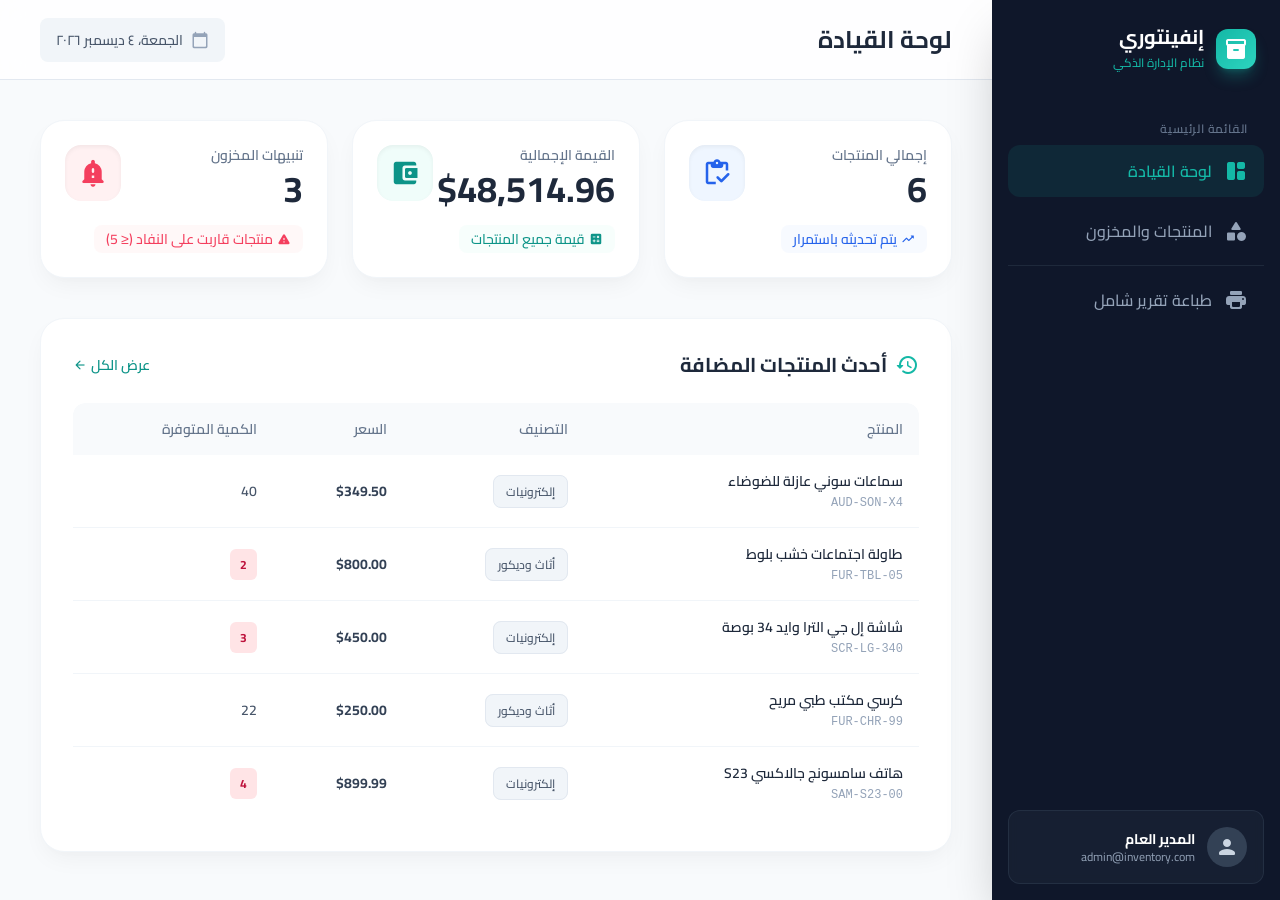
<file: dash/index.html>
<!DOCTYPE html>
<html lang="ar" dir="rtl">
<head>
    <meta charset="UTF-8">
    <meta name="viewport" content="width=device-width, initial-scale=1.0">
    <title>نظام إدارة المخزون المتقدم</title>
    
    <!-- خطوط جوجل (Cairo) -->
    <link href="cdn/fonts.googleapis.com/css2-48a347b5.css" rel="stylesheet">
    
    <!-- أيقونات Material Rounded -->
    <link href="cdn/fonts.googleapis.com/icon-da30f29a.css" rel="stylesheet">
    
    <!-- Tailwind CSS -->
    <link rel="stylesheet" href="output.css">
    

    <!-- jQuery -->
    <script src="cdn/code.jquery.com/jquery-3.7.1.min.js"></script>
    
    <!-- Dexie.js (IndexedDB) -->
    <script src="cdn/unpkg.com/dexie/dist/dexie.js"></script>

    <style>
        body { 
            font-family: 'Cairo', sans-serif; 
            background-color: #f8fafc;
        }
        
        /* شريط التمرير المخصص */
        ::-webkit-scrollbar { width: 8px; height: 8px; }
        ::-webkit-scrollbar-track { background: transparent; }
        ::-webkit-scrollbar-thumb { background: #cbd5e1; border-radius: 10px; }
        ::-webkit-scrollbar-thumb:hover { background: #94a3b8; }
        
        .view-section { display: none; animation: fadeIn 0.4s ease-out; }
        .view-section.active { display: block; }
        
        @keyframes fadeIn {
            from { opacity: 0; transform: translateY(10px); }
            to { opacity: 1; transform: translateY(0); }
        }

        /* تنسيقات الطباعة */
        @media print {
            @page { margin: 1cm; size: A4 portrait; }
            body { background: white !important; }
            .print-hidden { display: none !important; }
            .print-only { display: block !important; }
            .print-container { padding: 0 !important; width: 100% !important; max-width: 100% !important; box-shadow: none !important; }
            table { width: 100%; border-collapse: collapse; margin-top: 20px; }
            th, td { border: 1px solid #e2e8f0; padding: 12px 8px; text-align: right; color: black; }
            th { background-color: #f1f5f9 !important; font-weight: bold; }
        }
    </style>
<meta name="theme-color" content="#700a82">
<link rel="manifest" href="manifest.webmanifest">
<link rel="apple-touch-icon" href="logo.jpg">
<meta name="apple-mobile-web-app-capable" content="yes">
<meta name="mobile-web-app-capable" content="yes">
</head>
<body class="text-slate-800 h-screen flex overflow-hidden selection:bg-brand-500 selection:text-white">

    <!-- القائمة الجانبية -->
    <aside id="sidebar" class="print-hidden bg-dark-900 text-slate-300 w-72 flex-shrink-0 hidden md:flex flex-col transition-all duration-300 absolute md:relative z-30 h-full shadow-2xl">
        <div class="p-6 flex items-center justify-between">
            <div class="flex items-center gap-3">
                <div class="w-10 h-10 rounded-xl bg-gradient-to-br from-brand-500 to-teal-400 flex items-center justify-center text-white shadow-lg shadow-brand-500/30">
                    <span class="material-icons-round">inventory_2</span>
                </div>
                <div>
                    <h1 class="text-xl font-bold text-white leading-tight">إنفينتوري</h1>
                    <span class="text-xs text-brand-500 font-medium">نظام الإدارة الذكي</span>
                </div>
            </div>
            <button id="close-sidebar" class="md:hidden text-slate-400 hover:text-white transition-colors">
                <span class="material-icons-round">close</span>
            </button>
        </div>

        <nav class="flex-1 px-4 py-6 space-y-2 overflow-y-auto">
            <p class="px-4 text-xs font-semibold text-slate-500 mb-2 uppercase tracking-wider">القائمة الرئيسية</p>
            
            <a href="#" data-target="dashboard" class="nav-link active group flex items-center gap-3 px-4 py-3.5 rounded-xl bg-brand-500/10 text-brand-500 font-semibold transition-all">
                <span class="material-icons-round transition-transform group-hover:scale-110">space_dashboard</span>
                لوحة القيادة
            </a>
            
            <a href="#" data-target="products" class="nav-link group flex items-center gap-3 px-4 py-3.5 rounded-xl hover:bg-slate-800 text-slate-400 hover:text-white font-medium transition-all">
                <span class="material-icons-round transition-transform group-hover:scale-110">category</span>
                المنتجات والمخزون
            </a>

            <div class="my-6 border-t border-slate-800"></div>
            
            <button onclick="printReport()" class="w-full group flex items-center gap-3 px-4 py-3.5 rounded-xl hover:bg-slate-800 text-slate-400 hover:text-white font-medium transition-all text-right">
                <span class="material-icons-round transition-transform group-hover:scale-110">print</span>
                طباعة تقرير شامل
            </button>
        </nav>

        <div class="p-4 m-4 rounded-xl bg-slate-800/50 border border-slate-700/50 backdrop-blur-sm flex items-center gap-3">
            <div class="w-10 h-10 rounded-full bg-slate-700 flex items-center justify-center text-slate-300">
                <span class="material-icons-round">person</span>
            </div>
            <div>
                <p class="text-sm font-bold text-white">المدير العام</p>
                <p class="text-xs text-slate-400">admin@inventory.com</p>
            </div>
        </div>
    </aside>

    <!-- غطاء الشاشة للهواتف -->
    <div id="sidebar-overlay" class="print-hidden fixed inset-0 bg-dark-900/80 backdrop-blur-sm z-20 hidden md:hidden transition-opacity"></div>

    <!-- المحتوى الرئيسي -->
    <main class="flex-1 flex flex-col h-full w-full overflow-hidden bg-slate-50 print-container">
        <!-- شريط علوي -->
        <header class="print-hidden bg-white/80 backdrop-blur-md border-b border-slate-200 h-20 flex items-center justify-between px-6 lg:px-10 z-10 flex-shrink-0">
            <div class="flex items-center gap-4">
                <button id="open-sidebar" class="md:hidden text-slate-600 focus:outline-none hover:bg-slate-100 p-2 rounded-lg transition-colors">
                    <span class="material-icons-round text-2xl">menu_open</span>
                </button>
                <h2 class="font-bold text-2xl text-slate-800 hidden md:block" id="page-title">لوحة القيادة</h2>
            </div>
            
            <div class="flex items-center gap-3">
                <div class="hidden md:flex items-center gap-2 bg-slate-100 px-4 py-2 rounded-lg text-sm text-slate-600 font-medium">
                    <span class="material-icons-round text-slate-400 text-lg">calendar_today</span>
                    <span id="current-date"></span>
                </div>
            </div>
        </header>

        <!-- ترويسة الطباعة (تظهر فقط عند الطباعة) -->
        <div class="hidden print-only text-center mb-8 border-b-2 border-slate-800 pb-4">
            <h1 class="text-3xl font-bold mb-2">تقرير المخزون الشامل</h1>
            <p class="text-gray-600" id="print-date"></p>
        </div>

        <!-- منطقة العرض (Views) -->
        <div class="flex-1 overflow-auto p-6 lg:p-10 print-container">
            
            <!-- رسالة الإشعارات -->
            <div id="toast" class="fixed bottom-10 left-10 transform translate-y-10 opacity-0 bg-dark-900 text-white px-6 py-4 rounded-2xl shadow-2xl z-50 flex items-center gap-3 transition-all duration-300">
                <span id="toast-icon" class="material-icons-round text-brand-400">check_circle</span>
                <span id="toast-msg" class="font-medium">تمت العملية بنجاح</span>
            </div>

            <!-- 1. لوحة القيادة -->
            <section id="dashboard" class="view-section active print-hidden">
                <!-- البطاقات الإحصائية -->
                <div class="grid grid-cols-1 md:grid-cols-3 gap-6 mb-10">
                    <!-- بطاقة 1 -->
                    <div class="bg-white rounded-3xl p-6 shadow-soft border border-slate-100 relative overflow-hidden group hover:shadow-lg transition-all duration-300">
                        <div class="absolute top-0 right-0 w-32 h-32 bg-blue-500/5 rounded-bl-full -z-10 group-hover:scale-110 transition-transform"></div>
                        <div class="flex justify-between items-start mb-4">
                            <div>
                                <p class="text-slate-500 text-sm font-semibold mb-1">إجمالي المنتجات</p>
                                <h3 class="text-4xl font-bold text-slate-800" id="stat-total-products">0</h3>
                            </div>
                            <div class="w-14 h-14 rounded-2xl bg-blue-50 text-blue-600 flex items-center justify-center shadow-inner">
                                <span class="material-icons-round text-3xl">inventory</span>
                            </div>
                        </div>
                        <div class="text-sm text-blue-600 font-medium flex items-center gap-1 mt-4 bg-blue-50/50 w-fit px-3 py-1 rounded-lg">
                            <span class="material-icons-round text-sm">trending_up</span>
                            يتم تحديثه باستمرار
                        </div>
                    </div>
                    
                    <!-- بطاقة 2 -->
                    <div class="bg-white rounded-3xl p-6 shadow-soft border border-slate-100 relative overflow-hidden group hover:shadow-lg transition-all duration-300">
                        <div class="absolute top-0 right-0 w-32 h-32 bg-brand-500/5 rounded-bl-full -z-10 group-hover:scale-110 transition-transform"></div>
                        <div class="flex justify-between items-start mb-4">
                            <div>
                                <p class="text-slate-500 text-sm font-semibold mb-1">القيمة الإجمالية</p>
                                <h3 class="text-4xl font-bold text-slate-800" id="stat-total-value">0 $</h3>
                            </div>
                            <div class="w-14 h-14 rounded-2xl bg-brand-50 text-brand-600 flex items-center justify-center shadow-inner">
                                <span class="material-icons-round text-3xl">account_balance_wallet</span>
                            </div>
                        </div>
                        <div class="text-sm text-brand-600 font-medium flex items-center gap-1 mt-4 bg-brand-50/50 w-fit px-3 py-1 rounded-lg">
                            <span class="material-icons-round text-sm">calculate</span>
                            قيمة جميع المنتجات
                        </div>
                    </div>

                    <!-- بطاقة 3 -->
                    <div class="bg-white rounded-3xl p-6 shadow-soft border border-slate-100 relative overflow-hidden group hover:shadow-lg transition-all duration-300">
                        <div class="absolute top-0 right-0 w-32 h-32 bg-rose-500/5 rounded-bl-full -z-10 group-hover:scale-110 transition-transform"></div>
                        <div class="flex justify-between items-start mb-4">
                            <div>
                                <p class="text-slate-500 text-sm font-semibold mb-1">تنبيهات المخزون</p>
                                <h3 class="text-4xl font-bold text-slate-800" id="stat-low-stock">0</h3>
                            </div>
                            <div class="w-14 h-14 rounded-2xl bg-rose-50 text-rose-500 flex items-center justify-center shadow-inner">
                                <span class="material-icons-round text-3xl">notification_important</span>
                            </div>
                        </div>
                        <div class="text-sm text-rose-500 font-medium flex items-center gap-1 mt-4 bg-rose-50/50 w-fit px-3 py-1 rounded-lg">
                            <span class="material-icons-round text-sm">warning</span>
                            منتجات قاربت على النفاد (≤ 5)
                        </div>
                    </div>
                </div>

                <!-- أحدث المنتجات -->
                <div class="bg-white rounded-3xl shadow-soft border border-slate-100 p-8">
                    <div class="flex items-center justify-between mb-6">
                        <h3 class="text-xl font-bold text-slate-800 flex items-center gap-2">
                            <span class="material-icons-round text-brand-500">history</span>
                            أحدث المنتجات المضافة
                        </h3>
                        <button onclick="$('.nav-link[data-target=\'products\']').click()" class="text-brand-600 hover:text-brand-700 font-semibold text-sm flex items-center gap-1">
                            عرض الكل
                            <span class="material-icons-round text-sm">arrow_back</span>
                        </button>
                    </div>
                    
                    <div class="overflow-x-auto rounded-xl">
                        <table class="w-full text-right border-collapse">
                            <thead>
                                <tr class="bg-slate-50 text-slate-500 text-sm">
                                    <th class="py-4 px-4 font-semibold rounded-tr-xl">المنتج</th>
                                    <th class="py-4 px-4 font-semibold">التصنيف</th>
                                    <th class="py-4 px-4 font-semibold">السعر</th>
                                    <th class="py-4 px-4 font-semibold rounded-tl-xl">الكمية المتوفرة</th>
                                </tr>
                            </thead>
                            <tbody id="recent-products-table" class="text-sm divide-y divide-slate-100">
                                <!-- يتم الملء بواسطة jQuery -->
                            </tbody>
                        </table>
                    </div>
                </div>
            </section>

            <!-- 2. صفحة المنتجات (والمخصصة للطباعة أيضاً) -->
            <section id="products" class="view-section">
                
                <!-- أدوات التحكم (مخفية في الطباعة) -->
                <div class="print-hidden bg-white p-4 rounded-2xl shadow-soft border border-slate-100 mb-8 flex flex-col lg:flex-row items-center justify-between gap-4">
                    <div class="flex-1 w-full lg:w-auto relative">
                        <span class="material-icons-round absolute right-4 top-1/2 transform -translate-y-1/2 text-slate-400">search</span>
                        <input type="text" id="search-input" placeholder="ابحث عن منتج بالاسم، الكود، أو التصنيف..." class="w-full bg-slate-50 border border-slate-200 text-slate-800 rounded-xl pr-12 pl-4 py-3.5 focus:outline-none focus:ring-2 focus:ring-brand-500/50 focus:bg-white transition-all">
                    </div>
                    <div class="flex items-center gap-3 w-full lg:w-auto">
                        <button onclick="printReport()" class="flex-1 lg:flex-none bg-slate-100 hover:bg-slate-200 text-slate-700 px-5 py-3.5 rounded-xl font-semibold flex items-center justify-center gap-2 transition-colors">
                            <span class="material-icons-round">print</span>
                            <span class="hidden sm:inline">طباعة</span>
                        </button>
                        <button onclick="openModal()" class="flex-1 lg:flex-none bg-brand-600 hover:bg-brand-700 text-white px-6 py-3.5 rounded-xl font-semibold flex items-center justify-center gap-2 shadow-lg shadow-brand-500/30 transition-all hover:shadow-brand-500/50 hover:-translate-y-0.5">
                            <span class="material-icons-round">add</span>
                            إضافة منتج
                        </button>
                    </div>
                </div>

                <!-- جدول المنتجات الرئيسي -->
                <div class="bg-white rounded-3xl shadow-soft border border-slate-100 overflow-hidden">
                    <div class="overflow-x-auto">
                        <table class="w-full text-right border-collapse whitespace-nowrap" id="main-products-table">
                            <thead class="bg-slate-50/80 text-slate-600 text-sm backdrop-blur-sm sticky top-0">
                                <tr>
                                    <th class="p-5 font-bold border-b border-slate-200">رمز SKU</th>
                                    <th class="p-5 font-bold border-b border-slate-200">اسم المنتج</th>
                                    <th class="p-5 font-bold border-b border-slate-200">التصنيف</th>
                                    <th class="p-5 font-bold border-b border-slate-200">السعر</th>
                                    <th class="p-5 font-bold border-b border-slate-200">الكمية</th>
                                    <th class="p-5 font-bold border-b border-slate-200 print-hidden">الحالة</th>
                                    <th class="p-5 font-bold border-b border-slate-200 text-center print-hidden">إجراءات</th>
                                </tr>
                            </thead>
                            <tbody id="products-table" class="text-sm divide-y divide-slate-100">
                                <!-- يتم الملء بواسطة jQuery -->
                            </tbody>
                        </table>
                    </div>
                    
                    <!-- حالة فارغة -->
                    <div id="no-data-msg" class="text-center py-16 hidden print-hidden">
                        <div class="w-24 h-24 bg-slate-50 rounded-full flex items-center justify-center mx-auto mb-4">
                            <span class="material-icons-round text-5xl text-slate-300">inventory_2</span>
                        </div>
                        <h4 class="text-xl font-bold text-slate-700 mb-2">لا توجد منتجات</h4>
                        <p class="text-slate-500 max-w-sm mx-auto">لم يتم العثور على أي منتجات مطابقة لبحثك، أو لم تقم بإضافة منتجات بعد.</p>
                    </div>
                </div>
            </section>

        </div>
    </main>

    <!-- نافذة منبثقة (Modal) لإضافة/تعديل منتج -->
    <div id="product-modal" class="fixed inset-0 bg-dark-900/60 backdrop-blur-sm z-50 hidden flex items-center justify-center p-4 print-hidden transition-opacity duration-300 opacity-0">
        <div class="bg-white rounded-3xl shadow-2xl w-full max-w-xl overflow-hidden transform scale-95 transition-all duration-300" id="modal-content">
            
            <div class="p-6 border-b border-slate-100 flex items-center justify-between bg-slate-50/50">
                <div class="flex items-center gap-3">
                    <div class="w-10 h-10 bg-brand-100 text-brand-600 rounded-xl flex items-center justify-center">
                        <span class="material-icons-round" id="modal-icon">add_circle</span>
                    </div>
                    <h3 class="text-xl font-bold text-slate-800" id="modal-title">إضافة منتج جديد</h3>
                </div>
                <button type="button" onclick="closeModal()" class="w-8 h-8 flex items-center justify-center rounded-full text-slate-400 hover:bg-slate-200 hover:text-slate-600 transition-colors">
                    <span class="material-icons-round">close</span>
                </button>
            </div>
            
            <form id="product-form" class="p-8">
                <input type="hidden" id="product-id">
                
                <div class="mb-5">
                    <label class="block text-sm font-bold text-slate-700 mb-2">اسم المنتج <span class="text-rose-500">*</span></label>
                    <input type="text" id="p-name" required placeholder="مثال: لابتوب ديل XPS" class="w-full bg-slate-50 border border-slate-200 rounded-xl p-3.5 focus:outline-none focus:ring-2 focus:ring-brand-500/50 focus:border-brand-500 transition-all font-medium text-slate-800">
                </div>
                
                <div class="grid grid-cols-1 sm:grid-cols-2 gap-5 mb-5">
                    <div>
                        <label class="block text-sm font-bold text-slate-700 mb-2">كود المنتج (SKU) <span class="text-rose-500">*</span></label>
                        <input type="text" id="p-sku" required placeholder="مثال: PRD-001" class="w-full bg-slate-50 border border-slate-200 rounded-xl p-3.5 focus:outline-none focus:ring-2 focus:ring-brand-500/50 focus:border-brand-500 transition-all font-mono text-slate-800 uppercase">
                    </div>
                    <div>
                        <label class="block text-sm font-bold text-slate-700 mb-2">التصنيف</label>
                        <div class="relative">
                            <select id="p-category" class="w-full bg-slate-50 border border-slate-200 rounded-xl p-3.5 appearance-none focus:outline-none focus:ring-2 focus:ring-brand-500/50 focus:border-brand-500 transition-all font-medium text-slate-800">
                                <option value="إلكترونيات">إلكترونيات</option>
                                <option value="ملابس وموضة">ملابس وموضة</option>
                                <option value="مواد غذائية">مواد غذائية</option>
                                <option value="أثاث وديكور">أثاث وديكور</option>
                                <option value="قرطاسية">قرطاسية</option>
                                <option value="أخرى">أخرى</option>
                            </select>
                            <span class="material-icons-round absolute left-3 top-1/2 transform -translate-y-1/2 text-slate-400 pointer-events-none">expand_more</span>
                        </div>
                    </div>
                </div>

                <div class="grid grid-cols-1 sm:grid-cols-2 gap-5 mb-8">
                    <div>
                        <label class="block text-sm font-bold text-slate-700 mb-2">السعر ($) <span class="text-rose-500">*</span></label>
                        <input type="number" id="p-price" step="0.01" min="0" required placeholder="0.00" class="w-full bg-slate-50 border border-slate-200 rounded-xl p-3.5 focus:outline-none focus:ring-2 focus:ring-brand-500/50 focus:border-brand-500 transition-all font-medium text-slate-800">
                    </div>
                    <div>
                        <label class="block text-sm font-bold text-slate-700 mb-2">الكمية المتوفرة <span class="text-rose-500">*</span></label>
                        <input type="number" id="p-quantity" min="0" required placeholder="0" class="w-full bg-slate-50 border border-slate-200 rounded-xl p-3.5 focus:outline-none focus:ring-2 focus:ring-brand-500/50 focus:border-brand-500 transition-all font-medium text-slate-800">
                    </div>
                </div>

                <div class="flex gap-3 justify-end pt-4 border-t border-slate-100">
                    <button type="button" onclick="closeModal()" class="px-6 py-3 bg-slate-100 text-slate-700 font-bold rounded-xl hover:bg-slate-200 transition-colors">إلغاء</button>
                    <button type="submit" class="px-8 py-3 bg-brand-600 text-white font-bold rounded-xl hover:bg-brand-700 transition-colors shadow-lg shadow-brand-500/30 flex items-center gap-2">
                        <span class="material-icons-round text-lg">save</span>
                        حفظ البيانات
                    </button>
                </div>
            </form>
        </div>
    </div>

    <!-- نافذة التأكيد للحذف -->
    <div id="confirm-modal" class="fixed inset-0 bg-dark-900/60 backdrop-blur-sm z-50 hidden flex items-center justify-center p-4 print-hidden transition-opacity duration-300 opacity-0">
        <div class="bg-white rounded-3xl shadow-2xl w-full max-w-sm overflow-hidden p-8 text-center transform scale-95 transition-all duration-300" id="confirm-content">
            <div class="w-20 h-20 bg-rose-50 border-[6px] border-rose-100 text-rose-500 rounded-full flex items-center justify-center mx-auto mb-5">
                <span class="material-icons-round text-4xl">delete_forever</span>
            </div>
            <h3 class="text-2xl font-bold text-slate-800 mb-3">تأكيد الحذف</h3>
            <p class="text-slate-500 mb-8 font-medium">هل أنت متأكد من رغبتك في حذف هذا المنتج نهائياً؟ لا يمكن التراجع عن هذا الإجراء.</p>
            <div class="flex gap-3 justify-center">
                <button type="button" onclick="closeConfirmModal()" class="px-5 py-3 bg-slate-100 text-slate-700 font-bold rounded-xl hover:bg-slate-200 transition-colors flex-1">إلغاء</button>
                <button type="button" id="confirm-delete-btn" class="px-5 py-3 bg-rose-500 text-white font-bold rounded-xl hover:bg-rose-600 shadow-lg shadow-rose-500/30 transition-colors flex-1">نعم، احذف</button>
            </div>
        </div>
    </div>

    <script>
        // إعداد التاريخ الحالي في الترويسة
        const dateOptions = { weekday: 'long', year: 'numeric', month: 'long', day: 'numeric' };
        $('#current-date, #print-date').text(new Date().toLocaleDateString('ar-EG', dateOptions));

        // 1. تهيئة قاعدة البيانات Dexie.js
        const db = new Dexie("InventoryProDB");
        db.version(1).stores({
            products: '++id, name, sku, category, price, quantity'
        });

        // بيانات وهمية (Seed Data)
        const initialDataJSON = `[
            {"name": "حاسوب محمول أبل ماك بوك برو M2", "sku": "MAC-PRO-01", "category": "إلكترونيات", "price": 1499.00, "quantity": 15},
            {"name": "هاتف سامسونج جالاكسي S23", "sku": "SAM-S23-00", "category": "إلكترونيات", "price": 899.99, "quantity": 4},
            {"name": "كرسي مكتب طبي مريح", "sku": "FUR-CHR-99", "category": "أثاث وديكور", "price": 250.00, "quantity": 22},
            {"name": "شاشة إل جي الترا وايد 34 بوصة", "sku": "SCR-LG-340", "category": "إلكترونيات", "price": 450.00, "quantity": 3},
            {"name": "طاولة اجتماعات خشب بلوط", "sku": "FUR-TBL-05", "category": "أثاث وديكور", "price": 800.00, "quantity": 2},
            {"name": "سماعات سوني عازلة للضوضاء", "sku": "AUD-SON-X4", "category": "إلكترونيات", "price": 349.50, "quantity": 40}
        ]`;

        let deleteTargetId = null;

        // عند تحميل الصفحة
        $(document).ready(async function() {
            // التحقق وحقن البيانات الأولية
            const count = await db.products.count();
            if (count === 0) {
                const seedData = JSON.parse(initialDataJSON);
                await db.products.bulkAdd(seedData);
            }

            refreshData();

            // التنقل بين الصفحات مع الحركات
            $('.nav-link').click(function(e) {
                e.preventDefault();
                
                // تحديث القائمة الجانبية
                $('.nav-link').removeClass('active bg-brand-500/10 text-brand-500').addClass('hover:bg-slate-800 text-slate-400 hover:text-white');
                $(this).removeClass('hover:bg-slate-800 text-slate-400 hover:text-white').addClass('active bg-brand-500/10 text-brand-500');
                
                // إظهار القسم المطلوب
                const target = $(this).data('target');
                $('.view-section').removeClass('active');
                
                // إضافة تأخير بسيط لتأثير الحركة
                setTimeout(() => {
                    $('#' + target).addClass('active');
                }, 50);

                $('#page-title').text($(this).text().trim());

                if ($(window).width() < 768) toggleSidebar(false);
                
                refreshData();
            });

            // التحكم بالقائمة الجانبية للموبايل
            $('#open-sidebar').click(() => toggleSidebar(true));
            $('#close-sidebar, #sidebar-overlay').click(() => toggleSidebar(false));

            // معالجة نموذج إضافة/تعديل المنتج
            $('#product-form').submit(async function(e) {
                e.preventDefault();
                
                const productData = {
                    name: $('#p-name').val(),
                    sku: $('#p-sku').val().toUpperCase(),
                    category: $('#p-category').val(),
                    price: parseFloat($('#p-price').val()),
                    quantity: parseInt($('#p-quantity').val())
                };

                const id = $('#product-id').val();

                try {
                    if (id) {
                        await db.products.update(parseInt(id), productData);
                        showToast("تم تحديث بيانات المنتج بنجاح", "success");
                    } else {
                        await db.products.add(productData);
                        showToast("تمت إضافة المنتج الجديد بنجاح", "success");
                    }
                    closeModal();
                    refreshData();
                } catch (err) {
                    showToast("حدث خطأ أثناء الحفظ", "error");
                }
            });

            // زر الحذف في نافذة التأكيد
            $('#confirm-delete-btn').click(async function() {
                if (deleteTargetId) {
                    await db.products.delete(deleteTargetId);
                    closeConfirmModal();
                    showToast("تم حذف المنتج من السجلات", "success");
                    refreshData();
                    deleteTargetId = null;
                }
            });

            // ميزة البحث الفوري المتطورة
            $('#search-input').on('input', function() {
                const term = $(this).val().toLowerCase();
                if (term) {
                    db.products.filter(product => {
                        return product.name.toLowerCase().includes(term) || 
                               product.sku.toLowerCase().includes(term) ||
                               product.category.toLowerCase().includes(term);
                    }).toArray().then(renderProductsTable);
                } else {
                    refreshData();
                }
            });
        });

        // تنسيق العملة
        const formatCurrency = (number) => {
            return new Intl.NumberFormat('en-US', { style: 'currency', currency: 'USD' }).format(number);
        };

        // تحديث البيانات
        async function refreshData() {
            const allProducts = await db.products.toArray();
            renderDashboard(allProducts);
            renderProductsTable(allProducts);
        }

        // بناء لوحة القيادة
        function renderDashboard(products) {
            let totalValue = 0;
            let lowStockCount = 0;

            products.forEach(p => {
                totalValue += (p.price * p.quantity);
                if (p.quantity <= 5) lowStockCount++;
            });

            // أنيميشن للأرقام (بسيط)
            $('#stat-total-products').text(products.length);
            $('#stat-total-value').text(formatCurrency(totalValue));
            $('#stat-low-stock').text(lowStockCount);

            // أحدث 5 منتجات
            const recent = products.slice(-5).reverse();
            let html = '';
            recent.forEach(p => {
                const stockBadge = p.quantity <= 5 
                    ? `<span class="bg-rose-100 text-rose-700 px-2.5 py-1 rounded-md text-xs font-bold">${p.quantity}</span>`
                    : `<span class="text-slate-600 font-semibold">${p.quantity}</span>`;
                    
                html += `
                    <tr class="hover:bg-slate-50 transition-colors group">
                        <td class="py-4 px-4 font-semibold text-slate-800">${p.name} <br> <span class="text-xs text-slate-400 font-mono font-normal">${p.sku}</span></td>
                        <td class="py-4 px-4"><span class="bg-slate-100 text-slate-600 border border-slate-200 px-3 py-1 rounded-lg text-xs font-medium">${p.category}</span></td>
                        <td class="py-4 px-4 font-bold text-slate-700">${formatCurrency(p.price)}</td>
                        <td class="py-4 px-4">${stockBadge}</td>
                    </tr>
                `;
            });
            $('#recent-products-table').html(html || '<tr><td colspan="4" class="text-center py-8 text-slate-500 font-medium">لا توجد بيانات متاحة حالياً</td></tr>');
        }

        // بناء جدول المنتجات
        function renderProductsTable(products) {
            let html = '';
            
            if (products.length === 0) {
                $('#products-table').empty();
                $('#no-data-msg').removeClass('hidden');
                return;
            }
            
            $('#no-data-msg').addClass('hidden');

            products.reverse().forEach(p => {
                let statusBadge = '';
                if (p.quantity === 0) {
                    statusBadge = '<div class="inline-flex items-center gap-1.5 bg-rose-50 border border-rose-200 text-rose-700 px-3 py-1.5 rounded-xl text-xs font-bold"><span class="w-1.5 h-1.5 rounded-full bg-rose-500 animate-pulse"></span>نفد المخزون</div>';
                } else if (p.quantity <= 5) {
                    statusBadge = '<div class="inline-flex items-center gap-1.5 bg-amber-50 border border-amber-200 text-amber-700 px-3 py-1.5 rounded-xl text-xs font-bold"><span class="w-1.5 h-1.5 rounded-full bg-amber-500"></span>قارب للنفاد</div>';
                } else {
                    statusBadge = '<div class="inline-flex items-center gap-1.5 bg-emerald-50 border border-emerald-200 text-emerald-700 px-3 py-1.5 rounded-xl text-xs font-bold"><span class="w-1.5 h-1.5 rounded-full bg-emerald-500"></span>متوفر</div>';
                }

                html += `
                    <tr class="hover:bg-brand-50/50 transition-colors group">
                        <td class="p-5 font-mono text-slate-500 text-sm">${p.sku}</td>
                        <td class="p-5 font-bold text-slate-800">${p.name}</td>
                        <td class="p-5"><span class="bg-slate-100 text-slate-600 border border-slate-200 px-3 py-1.5 rounded-lg text-xs font-medium shadow-sm">${p.category}</span></td>
                        <td class="p-5 font-extrabold text-slate-700">${formatCurrency(p.price)}</td>
                        <td class="p-5 font-semibold text-slate-800 text-center">${p.quantity}</td>
                        <td class="p-5 print-hidden">${statusBadge}</td>
                        <td class="p-5 text-center print-hidden">
                            <div class="flex items-center justify-center gap-2 opacity-60 group-hover:opacity-100 transition-opacity">
                                <button onclick="editProduct(${p.id})" class="w-9 h-9 rounded-xl bg-blue-50 text-blue-600 hover:bg-blue-600 hover:text-white flex items-center justify-center transition-all shadow-sm hover:shadow-md" title="تعديل">
                                    <span class="material-icons-round text-sm">edit</span>
                                </button>
                                <button onclick="confirmDelete(${p.id})" class="w-9 h-9 rounded-xl bg-rose-50 text-rose-600 hover:bg-rose-600 hover:text-white flex items-center justify-center transition-all shadow-sm hover:shadow-md" title="حذف">
                                    <span class="material-icons-round text-sm">delete</span>
                                </button>
                            </div>
                        </td>
                    </tr>
                `;
            });
            $('#products-table').html(html);
        }

        // دالة الطباعة (Print Report)
        function printReport() {
            // الانتقال لصفحة المنتجات إذا لم يكن المستخدم عليها
            if (!$('#products').hasClass('active')) {
                $('.nav-link[data-target="products"]').click();
                setTimeout(() => {
                    window.print();
                }, 300); // ننتظر قليلاً ليتم تفعيل القسم
            } else {
                window.print();
            }
        }

        // النوافذ المنبثقة (Modals) مع تأثيرات الانبثاق
        function openModal() {
            $('#product-form')[0].reset();
            $('#product-id').val('');
            $('#modal-title').text('إضافة منتج جديد');
            $('#modal-icon').text('add_circle');
            
            const modal = $('#product-modal');
            modal.removeClass('hidden').addClass('flex');
            // تأخير بسيط للسماح بتطبيق الكلاس flex قبل تغيير الشفافية
            setTimeout(() => {
                modal.removeClass('opacity-0');
                $('#modal-content').removeClass('scale-95').addClass('scale-100');
            }, 10);
        }

        function closeModal() {
            const modal = $('#product-modal');
            modal.addClass('opacity-0');
            $('#modal-content').removeClass('scale-100').addClass('scale-95');
            setTimeout(() => {
                modal.addClass('hidden').removeClass('flex');
            }, 300);
        }

        async function editProduct(id) {
            const product = await db.products.get(id);
            if (product) {
                $('#product-id').val(product.id);
                $('#p-name').val(product.name);
                $('#p-sku').val(product.sku);
                $('#p-category').val(product.category);
                $('#p-price').val(product.price);
                $('#p-quantity').val(product.quantity);
                
                $('#modal-title').text('تعديل بيانات المنتج');
                $('#modal-icon').text('edit_note');
                
                const modal = $('#product-modal');
                modal.removeClass('hidden').addClass('flex');
                setTimeout(() => {
                    modal.removeClass('opacity-0');
                    $('#modal-content').removeClass('scale-95').addClass('scale-100');
                }, 10);
            }
        }

        function confirmDelete(id) {
            deleteTargetId = id;
            const modal = $('#confirm-modal');
            modal.removeClass('hidden').addClass('flex');
            setTimeout(() => {
                modal.removeClass('opacity-0');
                $('#confirm-content').removeClass('scale-95').addClass('scale-100');
            }, 10);
        }

        function closeConfirmModal() {
            const modal = $('#confirm-modal');
            modal.addClass('opacity-0');
            $('#confirm-content').removeClass('scale-100').addClass('scale-95');
            setTimeout(() => {
                modal.addClass('hidden').removeClass('flex');
            }, 300);
        }

        function toggleSidebar(show) {
            if (show) {
                $('#sidebar').removeClass('hidden').addClass('flex');
                $('#sidebar-overlay').removeClass('hidden');
                setTimeout(() => $('#sidebar-overlay').addClass('opacity-100'), 10);
            } else {
                $('#sidebar-overlay').removeClass('opacity-100');
                setTimeout(() => {
                    $('#sidebar').addClass('hidden').removeClass('flex');
                    $('#sidebar-overlay').addClass('hidden');
                }, 300);
            }
        }

        // إشعارات احترافية (Toast)
        let toastTimeout;
        function showToast(message, type = 'success') {
            const toast = $('#toast');
            $('#toast-msg').text(message);
            
            clearTimeout(toastTimeout);
            
            if (type === 'error') {
                toast.removeClass('bg-dark-900').addClass('bg-rose-600');
                $('#toast-icon').text('error_outline').removeClass('text-brand-400').addClass('text-white');
            } else {
                toast.removeClass('bg-rose-600').addClass('bg-dark-900');
                $('#toast-icon').text('check_circle').removeClass('text-white').addClass('text-brand-400');
            }

            toast.removeClass('translate-y-10 opacity-0').addClass('translate-y-0 opacity-100');
            
            toastTimeout = setTimeout(() => {
                toast.removeClass('translate-y-0 opacity-100').addClass('translate-y-10 opacity-0');
            }, 3500);
        }
    </script>
<script>if("serviceWorker" in navigator)navigator.serviceWorker.register("sw.js")</script>
</body>
</html>
</file>
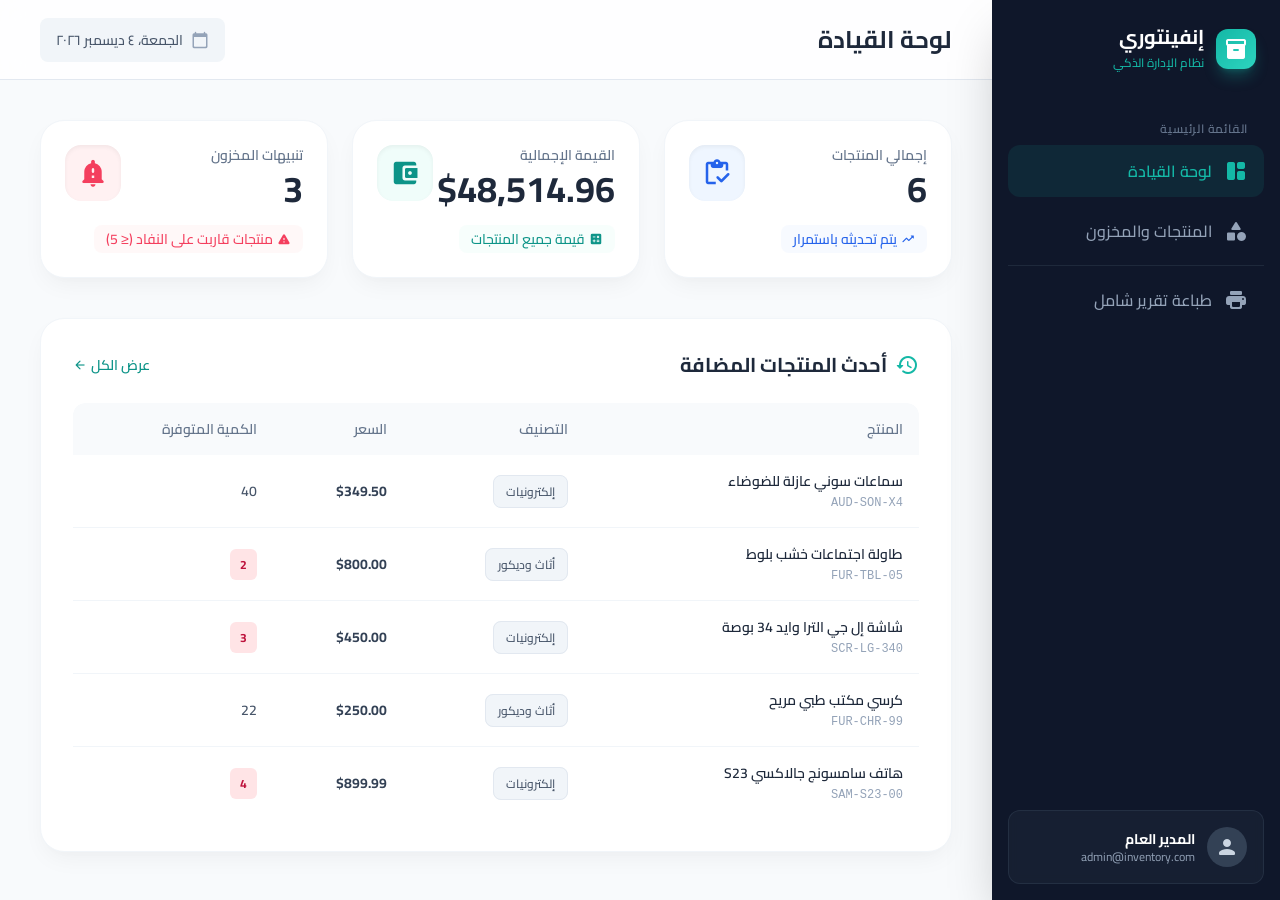
<file: dashboard/index.html>
<!DOCTYPE html>
<html lang="ar" dir="rtl">
<head>
    <meta charset="UTF-8">
    <meta name="viewport" content="width=device-width, initial-scale=1.0">
    <title>نظام إدارة المخزون المتقدم</title>
    
    <!-- خطوط جوجل (Cairo) -->
    <link href="./cdn/fonts.googleapis.com/css2-48a347b5.css" rel="stylesheet">
    
    <!-- أيقونات Material Rounded -->
    <link href="./cdn/fonts.googleapis.com/icon-da30f29a.css" rel="stylesheet">
    
    <!-- Tailwind CSS -->
    <link rel="stylesheet" href="output.css">
    

    <!-- jQuery -->
    <script src="./cdn/code.jquery.com/jquery-3.7.1.min.js"></script>
    
    <!-- Dexie.js (IndexedDB) -->
    <script src="./cdn/unpkg.com/dexie/dist/dexie.js"></script>

    <style>
        body { 
            font-family: 'Cairo', sans-serif; 
            background-color: #f8fafc;
        }
        
        /* شريط التمرير المخصص */
        ::-webkit-scrollbar { width: 8px; height: 8px; }
        ::-webkit-scrollbar-track { background: transparent; }
        ::-webkit-scrollbar-thumb { background: #cbd5e1; border-radius: 10px; }
        ::-webkit-scrollbar-thumb:hover { background: #94a3b8; }
        
        .view-section { display: none; animation: fadeIn 0.4s ease-out; }
        .view-section.active { display: block; }
        
        @keyframes fadeIn {
            from { opacity: 0; transform: translateY(10px); }
            to { opacity: 1; transform: translateY(0); }
        }

        /* تنسيقات الطباعة */
        @media print {
            @page { margin: 1cm; size: A4 portrait; }
            body { background: white !important; }
            .print-hidden { display: none !important; }
            .print-only { display: block !important; }
            .print-container { padding: 0 !important; width: 100% !important; max-width: 100% !important; box-shadow: none !important; }
            table { width: 100%; border-collapse: collapse; margin-top: 20px; }
            th, td { border: 1px solid #e2e8f0; padding: 12px 8px; text-align: right; color: black; }
            th { background-color: #f1f5f9 !important; font-weight: bold; }
        }
    </style>
<meta name="theme-color" content="#4f46e5">
<link rel="manifest" href="manifest.webmanifest">
<link rel="apple-touch-icon" href="logo.jpg">
<meta name="apple-mobile-web-app-capable" content="yes">
<meta name="mobile-web-app-capable" content="yes">
</head>
<body class="text-slate-800 h-screen flex overflow-hidden selection:bg-brand-500 selection:text-white">

    <!-- القائمة الجانبية -->
    <aside id="sidebar" class="print-hidden bg-dark-900 text-slate-300 w-72 flex-shrink-0 hidden md:flex flex-col transition-all duration-300 absolute md:relative z-30 h-full shadow-2xl">
        <div class="p-6 flex items-center justify-between">
            <div class="flex items-center gap-3">
                <div class="w-10 h-10 rounded-xl bg-gradient-to-br from-brand-500 to-teal-400 flex items-center justify-center text-white shadow-lg shadow-brand-500/30">
                    <span class="material-icons-round">inventory_2</span>
                </div>
                <div>
                    <h1 class="text-xl font-bold text-white leading-tight">إنفينتوري</h1>
                    <span class="text-xs text-brand-500 font-medium">نظام الإدارة الذكي</span>
                </div>
            </div>
            <button id="close-sidebar" class="md:hidden text-slate-400 hover:text-white transition-colors">
                <span class="material-icons-round">close</span>
            </button>
        </div>

        <nav class="flex-1 px-4 py-6 space-y-2 overflow-y-auto">
            <p class="px-4 text-xs font-semibold text-slate-500 mb-2 uppercase tracking-wider">القائمة الرئيسية</p>
            
            <a href="#" data-target="dashboard" class="nav-link active group flex items-center gap-3 px-4 py-3.5 rounded-xl bg-brand-500/10 text-brand-500 font-semibold transition-all">
                <span class="material-icons-round transition-transform group-hover:scale-110">space_dashboard</span>
                لوحة القيادة
            </a>
            
            <a href="#" data-target="products" class="nav-link group flex items-center gap-3 px-4 py-3.5 rounded-xl hover:bg-slate-800 text-slate-400 hover:text-white font-medium transition-all">
                <span class="material-icons-round transition-transform group-hover:scale-110">category</span>
                المنتجات والمخزون
            </a>

            <div class="my-6 border-t border-slate-800"></div>
            
            <button onclick="printReport()" class="w-full group flex items-center gap-3 px-4 py-3.5 rounded-xl hover:bg-slate-800 text-slate-400 hover:text-white font-medium transition-all text-right">
                <span class="material-icons-round transition-transform group-hover:scale-110">print</span>
                طباعة تقرير شامل
            </button>
        </nav>

        <div class="p-4 m-4 rounded-xl bg-slate-800/50 border border-slate-700/50 backdrop-blur-sm flex items-center gap-3">
            <div class="w-10 h-10 rounded-full bg-slate-700 flex items-center justify-center text-slate-300">
                <span class="material-icons-round">person</span>
            </div>
            <div>
                <p class="text-sm font-bold text-white">المدير العام</p>
                <p class="text-xs text-slate-400">admin@inventory.com</p>
            </div>
        </div>
    </aside>

    <!-- غطاء الشاشة للهواتف -->
    <div id="sidebar-overlay" class="print-hidden fixed inset-0 bg-dark-900/80 backdrop-blur-sm z-20 hidden md:hidden transition-opacity"></div>

    <!-- المحتوى الرئيسي -->
    <main class="flex-1 flex flex-col h-full w-full overflow-hidden bg-slate-50 print-container">
        <!-- شريط علوي -->
        <header class="print-hidden bg-white/80 backdrop-blur-md border-b border-slate-200 h-20 flex items-center justify-between px-6 lg:px-10 z-10 flex-shrink-0">
            <div class="flex items-center gap-4">
                <button id="open-sidebar" class="md:hidden text-slate-600 focus:outline-none hover:bg-slate-100 p-2 rounded-lg transition-colors">
                    <span class="material-icons-round text-2xl">menu_open</span>
                </button>
                <h2 class="font-bold text-2xl text-slate-800 hidden md:block" id="page-title">لوحة القيادة</h2>
            </div>
            
            <div class="flex items-center gap-3">
                <div class="hidden md:flex items-center gap-2 bg-slate-100 px-4 py-2 rounded-lg text-sm text-slate-600 font-medium">
                    <span class="material-icons-round text-slate-400 text-lg">calendar_today</span>
                    <span id="current-date"></span>
                </div>
            </div>
        </header>

        <!-- ترويسة الطباعة (تظهر فقط عند الطباعة) -->
        <div class="hidden print-only text-center mb-8 border-b-2 border-slate-800 pb-4">
            <h1 class="text-3xl font-bold mb-2">تقرير المخزون الشامل</h1>
            <p class="text-gray-600" id="print-date"></p>
        </div>

        <!-- منطقة العرض (Views) -->
        <div class="flex-1 overflow-auto p-6 lg:p-10 print-container">
            
            <!-- رسالة الإشعارات -->
            <div id="toast" class="fixed bottom-10 left-10 transform translate-y-10 opacity-0 bg-dark-900 text-white px-6 py-4 rounded-2xl shadow-2xl z-50 flex items-center gap-3 transition-all duration-300">
                <span id="toast-icon" class="material-icons-round text-brand-400">check_circle</span>
                <span id="toast-msg" class="font-medium">تمت العملية بنجاح</span>
            </div>

            <!-- 1. لوحة القيادة -->
            <section id="dashboard" class="view-section active print-hidden">
                <!-- البطاقات الإحصائية -->
                <div class="grid grid-cols-1 md:grid-cols-3 gap-6 mb-10">
                    <!-- بطاقة 1 -->
                    <div class="bg-white rounded-3xl p-6 shadow-soft border border-slate-100 relative overflow-hidden group hover:shadow-lg transition-all duration-300">
                        <div class="absolute top-0 right-0 w-32 h-32 bg-blue-500/5 rounded-bl-full -z-10 group-hover:scale-110 transition-transform"></div>
                        <div class="flex justify-between items-start mb-4">
                            <div>
                                <p class="text-slate-500 text-sm font-semibold mb-1">إجمالي المنتجات</p>
                                <h3 class="text-4xl font-bold text-slate-800" id="stat-total-products">0</h3>
                            </div>
                            <div class="w-14 h-14 rounded-2xl bg-blue-50 text-blue-600 flex items-center justify-center shadow-inner">
                                <span class="material-icons-round text-3xl">inventory</span>
                            </div>
                        </div>
                        <div class="text-sm text-blue-600 font-medium flex items-center gap-1 mt-4 bg-blue-50/50 w-fit px-3 py-1 rounded-lg">
                            <span class="material-icons-round text-sm">trending_up</span>
                            يتم تحديثه باستمرار
                        </div>
                    </div>
                    
                    <!-- بطاقة 2 -->
                    <div class="bg-white rounded-3xl p-6 shadow-soft border border-slate-100 relative overflow-hidden group hover:shadow-lg transition-all duration-300">
                        <div class="absolute top-0 right-0 w-32 h-32 bg-brand-500/5 rounded-bl-full -z-10 group-hover:scale-110 transition-transform"></div>
                        <div class="flex justify-between items-start mb-4">
                            <div>
                                <p class="text-slate-500 text-sm font-semibold mb-1">القيمة الإجمالية</p>
                                <h3 class="text-4xl font-bold text-slate-800" id="stat-total-value">0 $</h3>
                            </div>
                            <div class="w-14 h-14 rounded-2xl bg-brand-50 text-brand-600 flex items-center justify-center shadow-inner">
                                <span class="material-icons-round text-3xl">account_balance_wallet</span>
                            </div>
                        </div>
                        <div class="text-sm text-brand-600 font-medium flex items-center gap-1 mt-4 bg-brand-50/50 w-fit px-3 py-1 rounded-lg">
                            <span class="material-icons-round text-sm">calculate</span>
                            قيمة جميع المنتجات
                        </div>
                    </div>

                    <!-- بطاقة 3 -->
                    <div class="bg-white rounded-3xl p-6 shadow-soft border border-slate-100 relative overflow-hidden group hover:shadow-lg transition-all duration-300">
                        <div class="absolute top-0 right-0 w-32 h-32 bg-rose-500/5 rounded-bl-full -z-10 group-hover:scale-110 transition-transform"></div>
                        <div class="flex justify-between items-start mb-4">
                            <div>
                                <p class="text-slate-500 text-sm font-semibold mb-1">تنبيهات المخزون</p>
                                <h3 class="text-4xl font-bold text-slate-800" id="stat-low-stock">0</h3>
                            </div>
                            <div class="w-14 h-14 rounded-2xl bg-rose-50 text-rose-500 flex items-center justify-center shadow-inner">
                                <span class="material-icons-round text-3xl">notification_important</span>
                            </div>
                        </div>
                        <div class="text-sm text-rose-500 font-medium flex items-center gap-1 mt-4 bg-rose-50/50 w-fit px-3 py-1 rounded-lg">
                            <span class="material-icons-round text-sm">warning</span>
                            منتجات قاربت على النفاد (≤ 5)
                        </div>
                    </div>
                </div>

                <!-- أحدث المنتجات -->
                <div class="bg-white rounded-3xl shadow-soft border border-slate-100 p-8">
                    <div class="flex items-center justify-between mb-6">
                        <h3 class="text-xl font-bold text-slate-800 flex items-center gap-2">
                            <span class="material-icons-round text-brand-500">history</span>
                            أحدث المنتجات المضافة
                        </h3>
                        <button onclick="$('.nav-link[data-target=\'products\']').click()" class="text-brand-600 hover:text-brand-700 font-semibold text-sm flex items-center gap-1">
                            عرض الكل
                            <span class="material-icons-round text-sm">arrow_back</span>
                        </button>
                    </div>
                    
                    <div class="overflow-x-auto rounded-xl">
                        <table class="w-full text-right border-collapse">
                            <thead>
                                <tr class="bg-slate-50 text-slate-500 text-sm">
                                    <th class="py-4 px-4 font-semibold rounded-tr-xl">المنتج</th>
                                    <th class="py-4 px-4 font-semibold">التصنيف</th>
                                    <th class="py-4 px-4 font-semibold">السعر</th>
                                    <th class="py-4 px-4 font-semibold rounded-tl-xl">الكمية المتوفرة</th>
                                </tr>
                            </thead>
                            <tbody id="recent-products-table" class="text-sm divide-y divide-slate-100">
                                <!-- يتم الملء بواسطة jQuery -->
                            </tbody>
                        </table>
                    </div>
                </div>
            </section>

            <!-- 2. صفحة المنتجات (والمخصصة للطباعة أيضاً) -->
            <section id="products" class="view-section">
                
                <!-- أدوات التحكم (مخفية في الطباعة) -->
                <div class="print-hidden bg-white p-4 rounded-2xl shadow-soft border border-slate-100 mb-8 flex flex-col lg:flex-row items-center justify-between gap-4">
                    <div class="flex-1 w-full lg:w-auto relative">
                        <span class="material-icons-round absolute right-4 top-1/2 transform -translate-y-1/2 text-slate-400">search</span>
                        <input type="text" id="search-input" placeholder="ابحث عن منتج بالاسم، الكود، أو التصنيف..." class="w-full bg-slate-50 border border-slate-200 text-slate-800 rounded-xl pr-12 pl-4 py-3.5 focus:outline-none focus:ring-2 focus:ring-brand-500/50 focus:bg-white transition-all">
                    </div>
                    <div class="flex items-center gap-3 w-full lg:w-auto">
                        <button onclick="printReport()" class="flex-1 lg:flex-none bg-slate-100 hover:bg-slate-200 text-slate-700 px-5 py-3.5 rounded-xl font-semibold flex items-center justify-center gap-2 transition-colors">
                            <span class="material-icons-round">print</span>
                            <span class="hidden sm:inline">طباعة</span>
                        </button>
                        <button onclick="openModal()" class="flex-1 lg:flex-none bg-brand-600 hover:bg-brand-700 text-white px-6 py-3.5 rounded-xl font-semibold flex items-center justify-center gap-2 shadow-lg shadow-brand-500/30 transition-all hover:shadow-brand-500/50 hover:-translate-y-0.5">
                            <span class="material-icons-round">add</span>
                            إضافة منتج
                        </button>
                    </div>
                </div>

                <!-- جدول المنتجات الرئيسي -->
                <div class="bg-white rounded-3xl shadow-soft border border-slate-100 overflow-hidden">
                    <div class="overflow-x-auto">
                        <table class="w-full text-right border-collapse whitespace-nowrap" id="main-products-table">
                            <thead class="bg-slate-50/80 text-slate-600 text-sm backdrop-blur-sm sticky top-0">
                                <tr>
                                    <th class="p-5 font-bold border-b border-slate-200">رمز SKU</th>
                                    <th class="p-5 font-bold border-b border-slate-200">اسم المنتج</th>
                                    <th class="p-5 font-bold border-b border-slate-200">التصنيف</th>
                                    <th class="p-5 font-bold border-b border-slate-200">السعر</th>
                                    <th class="p-5 font-bold border-b border-slate-200">الكمية</th>
                                    <th class="p-5 font-bold border-b border-slate-200 print-hidden">الحالة</th>
                                    <th class="p-5 font-bold border-b border-slate-200 text-center print-hidden">إجراءات</th>
                                </tr>
                            </thead>
                            <tbody id="products-table" class="text-sm divide-y divide-slate-100">
                                <!-- يتم الملء بواسطة jQuery -->
                            </tbody>
                        </table>
                    </div>
                    
                    <!-- حالة فارغة -->
                    <div id="no-data-msg" class="text-center py-16 hidden print-hidden">
                        <div class="w-24 h-24 bg-slate-50 rounded-full flex items-center justify-center mx-auto mb-4">
                            <span class="material-icons-round text-5xl text-slate-300">inventory_2</span>
                        </div>
                        <h4 class="text-xl font-bold text-slate-700 mb-2">لا توجد منتجات</h4>
                        <p class="text-slate-500 max-w-sm mx-auto">لم يتم العثور على أي منتجات مطابقة لبحثك، أو لم تقم بإضافة منتجات بعد.</p>
                    </div>
                </div>
            </section>

        </div>
    </main>

    <!-- نافذة منبثقة (Modal) لإضافة/تعديل منتج -->
    <div id="product-modal" class="fixed inset-0 bg-dark-900/60 backdrop-blur-sm z-50 hidden flex items-center justify-center p-4 print-hidden transition-opacity duration-300 opacity-0">
        <div class="bg-white rounded-3xl shadow-2xl w-full max-w-xl overflow-hidden transform scale-95 transition-all duration-300" id="modal-content">
            
            <div class="p-6 border-b border-slate-100 flex items-center justify-between bg-slate-50/50">
                <div class="flex items-center gap-3">
                    <div class="w-10 h-10 bg-brand-100 text-brand-600 rounded-xl flex items-center justify-center">
                        <span class="material-icons-round" id="modal-icon">add_circle</span>
                    </div>
                    <h3 class="text-xl font-bold text-slate-800" id="modal-title">إضافة منتج جديد</h3>
                </div>
                <button type="button" onclick="closeModal()" class="w-8 h-8 flex items-center justify-center rounded-full text-slate-400 hover:bg-slate-200 hover:text-slate-600 transition-colors">
                    <span class="material-icons-round">close</span>
                </button>
            </div>
            
            <form id="product-form" class="p-8">
                <input type="hidden" id="product-id">
                
                <div class="mb-5">
                    <label class="block text-sm font-bold text-slate-700 mb-2">اسم المنتج <span class="text-rose-500">*</span></label>
                    <input type="text" id="p-name" required placeholder="مثال: لابتوب ديل XPS" class="w-full bg-slate-50 border border-slate-200 rounded-xl p-3.5 focus:outline-none focus:ring-2 focus:ring-brand-500/50 focus:border-brand-500 transition-all font-medium text-slate-800">
                </div>
                
                <div class="grid grid-cols-1 sm:grid-cols-2 gap-5 mb-5">
                    <div>
                        <label class="block text-sm font-bold text-slate-700 mb-2">كود المنتج (SKU) <span class="text-rose-500">*</span></label>
                        <input type="text" id="p-sku" required placeholder="مثال: PRD-001" class="w-full bg-slate-50 border border-slate-200 rounded-xl p-3.5 focus:outline-none focus:ring-2 focus:ring-brand-500/50 focus:border-brand-500 transition-all font-mono text-slate-800 uppercase">
                    </div>
                    <div>
                        <label class="block text-sm font-bold text-slate-700 mb-2">التصنيف</label>
                        <div class="relative">
                            <select id="p-category" class="w-full bg-slate-50 border border-slate-200 rounded-xl p-3.5 appearance-none focus:outline-none focus:ring-2 focus:ring-brand-500/50 focus:border-brand-500 transition-all font-medium text-slate-800">
                                <option value="إلكترونيات">إلكترونيات</option>
                                <option value="ملابس وموضة">ملابس وموضة</option>
                                <option value="مواد غذائية">مواد غذائية</option>
                                <option value="أثاث وديكور">أثاث وديكور</option>
                                <option value="قرطاسية">قرطاسية</option>
                                <option value="أخرى">أخرى</option>
                            </select>
                            <span class="material-icons-round absolute left-3 top-1/2 transform -translate-y-1/2 text-slate-400 pointer-events-none">expand_more</span>
                        </div>
                    </div>
                </div>

                <div class="grid grid-cols-1 sm:grid-cols-2 gap-5 mb-8">
                    <div>
                        <label class="block text-sm font-bold text-slate-700 mb-2">السعر ($) <span class="text-rose-500">*</span></label>
                        <input type="number" id="p-price" step="0.01" min="0" required placeholder="0.00" class="w-full bg-slate-50 border border-slate-200 rounded-xl p-3.5 focus:outline-none focus:ring-2 focus:ring-brand-500/50 focus:border-brand-500 transition-all font-medium text-slate-800">
                    </div>
                    <div>
                        <label class="block text-sm font-bold text-slate-700 mb-2">الكمية المتوفرة <span class="text-rose-500">*</span></label>
                        <input type="number" id="p-quantity" min="0" required placeholder="0" class="w-full bg-slate-50 border border-slate-200 rounded-xl p-3.5 focus:outline-none focus:ring-2 focus:ring-brand-500/50 focus:border-brand-500 transition-all font-medium text-slate-800">
                    </div>
                </div>

                <div class="flex gap-3 justify-end pt-4 border-t border-slate-100">
                    <button type="button" onclick="closeModal()" class="px-6 py-3 bg-slate-100 text-slate-700 font-bold rounded-xl hover:bg-slate-200 transition-colors">إلغاء</button>
                    <button type="submit" class="px-8 py-3 bg-brand-600 text-white font-bold rounded-xl hover:bg-brand-700 transition-colors shadow-lg shadow-brand-500/30 flex items-center gap-2">
                        <span class="material-icons-round text-lg">save</span>
                        حفظ البيانات
                    </button>
                </div>
            </form>
        </div>
    </div>

    <!-- نافذة التأكيد للحذف -->
    <div id="confirm-modal" class="fixed inset-0 bg-dark-900/60 backdrop-blur-sm z-50 hidden flex items-center justify-center p-4 print-hidden transition-opacity duration-300 opacity-0">
        <div class="bg-white rounded-3xl shadow-2xl w-full max-w-sm overflow-hidden p-8 text-center transform scale-95 transition-all duration-300" id="confirm-content">
            <div class="w-20 h-20 bg-rose-50 border-[6px] border-rose-100 text-rose-500 rounded-full flex items-center justify-center mx-auto mb-5">
                <span class="material-icons-round text-4xl">delete_forever</span>
            </div>
            <h3 class="text-2xl font-bold text-slate-800 mb-3">تأكيد الحذف</h3>
            <p class="text-slate-500 mb-8 font-medium">هل أنت متأكد من رغبتك في حذف هذا المنتج نهائياً؟ لا يمكن التراجع عن هذا الإجراء.</p>
            <div class="flex gap-3 justify-center">
                <button type="button" onclick="closeConfirmModal()" class="px-5 py-3 bg-slate-100 text-slate-700 font-bold rounded-xl hover:bg-slate-200 transition-colors flex-1">إلغاء</button>
                <button type="button" id="confirm-delete-btn" class="px-5 py-3 bg-rose-500 text-white font-bold rounded-xl hover:bg-rose-600 shadow-lg shadow-rose-500/30 transition-colors flex-1">نعم، احذف</button>
            </div>
        </div>
    </div>

    <script>
        // إعداد التاريخ الحالي في الترويسة
        const dateOptions = { weekday: 'long', year: 'numeric', month: 'long', day: 'numeric' };
        $('#current-date, #print-date').text(new Date().toLocaleDateString('ar-EG', dateOptions));

        // 1. تهيئة قاعدة البيانات Dexie.js
        const db = new Dexie("InventoryProDB");
        db.version(1).stores({
            products: '++id, name, sku, category, price, quantity'
        });

        // بيانات وهمية (Seed Data)
        const initialDataJSON = `[
            {"name": "حاسوب محمول أبل ماك بوك برو M2", "sku": "MAC-PRO-01", "category": "إلكترونيات", "price": 1499.00, "quantity": 15},
            {"name": "هاتف سامسونج جالاكسي S23", "sku": "SAM-S23-00", "category": "إلكترونيات", "price": 899.99, "quantity": 4},
            {"name": "كرسي مكتب طبي مريح", "sku": "FUR-CHR-99", "category": "أثاث وديكور", "price": 250.00, "quantity": 22},
            {"name": "شاشة إل جي الترا وايد 34 بوصة", "sku": "SCR-LG-340", "category": "إلكترونيات", "price": 450.00, "quantity": 3},
            {"name": "طاولة اجتماعات خشب بلوط", "sku": "FUR-TBL-05", "category": "أثاث وديكور", "price": 800.00, "quantity": 2},
            {"name": "سماعات سوني عازلة للضوضاء", "sku": "AUD-SON-X4", "category": "إلكترونيات", "price": 349.50, "quantity": 40}
        ]`;

        let deleteTargetId = null;

        // عند تحميل الصفحة
        $(document).ready(async function() {
            // التحقق وحقن البيانات الأولية
            const count = await db.products.count();
            if (count === 0) {
                const seedData = JSON.parse(initialDataJSON);
                await db.products.bulkAdd(seedData);
            }

            refreshData();

            // التنقل بين الصفحات مع الحركات
            $('.nav-link').click(function(e) {
                e.preventDefault();
                
                // تحديث القائمة الجانبية
                $('.nav-link').removeClass('active bg-brand-500/10 text-brand-500').addClass('hover:bg-slate-800 text-slate-400 hover:text-white');
                $(this).removeClass('hover:bg-slate-800 text-slate-400 hover:text-white').addClass('active bg-brand-500/10 text-brand-500');
                
                // إظهار القسم المطلوب
                const target = $(this).data('target');
                $('.view-section').removeClass('active');
                
                // إضافة تأخير بسيط لتأثير الحركة
                setTimeout(() => {
                    $('#' + target).addClass('active');
                }, 50);

                $('#page-title').text($(this).text().trim());

                if ($(window).width() < 768) toggleSidebar(false);
                
                refreshData();
            });

            // التحكم بالقائمة الجانبية للموبايل
            $('#open-sidebar').click(() => toggleSidebar(true));
            $('#close-sidebar, #sidebar-overlay').click(() => toggleSidebar(false));

            // معالجة نموذج إضافة/تعديل المنتج
            $('#product-form').submit(async function(e) {
                e.preventDefault();
                
                const productData = {
                    name: $('#p-name').val(),
                    sku: $('#p-sku').val().toUpperCase(),
                    category: $('#p-category').val(),
                    price: parseFloat($('#p-price').val()),
                    quantity: parseInt($('#p-quantity').val())
                };

                const id = $('#product-id').val();

                try {
                    if (id) {
                        await db.products.update(parseInt(id), productData);
                        showToast("تم تحديث بيانات المنتج بنجاح", "success");
                    } else {
                        await db.products.add(productData);
                        showToast("تمت إضافة المنتج الجديد بنجاح", "success");
                    }
                    closeModal();
                    refreshData();
                } catch (err) {
                    showToast("حدث خطأ أثناء الحفظ", "error");
                }
            });

            // زر الحذف في نافذة التأكيد
            $('#confirm-delete-btn').click(async function() {
                if (deleteTargetId) {
                    await db.products.delete(deleteTargetId);
                    closeConfirmModal();
                    showToast("تم حذف المنتج من السجلات", "success");
                    refreshData();
                    deleteTargetId = null;
                }
            });

            // ميزة البحث الفوري المتطورة
            $('#search-input').on('input', function() {
                const term = $(this).val().toLowerCase();
                if (term) {
                    db.products.filter(product => {
                        return product.name.toLowerCase().includes(term) || 
                               product.sku.toLowerCase().includes(term) ||
                               product.category.toLowerCase().includes(term);
                    }).toArray().then(renderProductsTable);
                } else {
                    refreshData();
                }
            });
        });

        // تنسيق العملة
        const formatCurrency = (number) => {
            return new Intl.NumberFormat('en-US', { style: 'currency', currency: 'USD' }).format(number);
        };

        // تحديث البيانات
        async function refreshData() {
            const allProducts = await db.products.toArray();
            renderDashboard(allProducts);
            renderProductsTable(allProducts);
        }

        // بناء لوحة القيادة
        function renderDashboard(products) {
            let totalValue = 0;
            let lowStockCount = 0;

            products.forEach(p => {
                totalValue += (p.price * p.quantity);
                if (p.quantity <= 5) lowStockCount++;
            });

            // أنيميشن للأرقام (بسيط)
            $('#stat-total-products').text(products.length);
            $('#stat-total-value').text(formatCurrency(totalValue));
            $('#stat-low-stock').text(lowStockCount);

            // أحدث 5 منتجات
            const recent = products.slice(-5).reverse();
            let html = '';
            recent.forEach(p => {
                const stockBadge = p.quantity <= 5 
                    ? `<span class="bg-rose-100 text-rose-700 px-2.5 py-1 rounded-md text-xs font-bold">${p.quantity}</span>`
                    : `<span class="text-slate-600 font-semibold">${p.quantity}</span>`;
                    
                html += `
                    <tr class="hover:bg-slate-50 transition-colors group">
                        <td class="py-4 px-4 font-semibold text-slate-800">${p.name} <br> <span class="text-xs text-slate-400 font-mono font-normal">${p.sku}</span></td>
                        <td class="py-4 px-4"><span class="bg-slate-100 text-slate-600 border border-slate-200 px-3 py-1 rounded-lg text-xs font-medium">${p.category}</span></td>
                        <td class="py-4 px-4 font-bold text-slate-700">${formatCurrency(p.price)}</td>
                        <td class="py-4 px-4">${stockBadge}</td>
                    </tr>
                `;
            });
            $('#recent-products-table').html(html || '<tr><td colspan="4" class="text-center py-8 text-slate-500 font-medium">لا توجد بيانات متاحة حالياً</td></tr>');
        }

        // بناء جدول المنتجات
        function renderProductsTable(products) {
            let html = '';
            
            if (products.length === 0) {
                $('#products-table').empty();
                $('#no-data-msg').removeClass('hidden');
                return;
            }
            
            $('#no-data-msg').addClass('hidden');

            products.reverse().forEach(p => {
                let statusBadge = '';
                if (p.quantity === 0) {
                    statusBadge = '<div class="inline-flex items-center gap-1.5 bg-rose-50 border border-rose-200 text-rose-700 px-3 py-1.5 rounded-xl text-xs font-bold"><span class="w-1.5 h-1.5 rounded-full bg-rose-500 animate-pulse"></span>نفد المخزون</div>';
                } else if (p.quantity <= 5) {
                    statusBadge = '<div class="inline-flex items-center gap-1.5 bg-amber-50 border border-amber-200 text-amber-700 px-3 py-1.5 rounded-xl text-xs font-bold"><span class="w-1.5 h-1.5 rounded-full bg-amber-500"></span>قارب للنفاد</div>';
                } else {
                    statusBadge = '<div class="inline-flex items-center gap-1.5 bg-emerald-50 border border-emerald-200 text-emerald-700 px-3 py-1.5 rounded-xl text-xs font-bold"><span class="w-1.5 h-1.5 rounded-full bg-emerald-500"></span>متوفر</div>';
                }

                html += `
                    <tr class="hover:bg-brand-50/50 transition-colors group">
                        <td class="p-5 font-mono text-slate-500 text-sm">${p.sku}</td>
                        <td class="p-5 font-bold text-slate-800">${p.name}</td>
                        <td class="p-5"><span class="bg-slate-100 text-slate-600 border border-slate-200 px-3 py-1.5 rounded-lg text-xs font-medium shadow-sm">${p.category}</span></td>
                        <td class="p-5 font-extrabold text-slate-700">${formatCurrency(p.price)}</td>
                        <td class="p-5 font-semibold text-slate-800 text-center">${p.quantity}</td>
                        <td class="p-5 print-hidden">${statusBadge}</td>
                        <td class="p-5 text-center print-hidden">
                            <div class="flex items-center justify-center gap-2 opacity-60 group-hover:opacity-100 transition-opacity">
                                <button onclick="editProduct(${p.id})" class="w-9 h-9 rounded-xl bg-blue-50 text-blue-600 hover:bg-blue-600 hover:text-white flex items-center justify-center transition-all shadow-sm hover:shadow-md" title="تعديل">
                                    <span class="material-icons-round text-sm">edit</span>
                                </button>
                                <button onclick="confirmDelete(${p.id})" class="w-9 h-9 rounded-xl bg-rose-50 text-rose-600 hover:bg-rose-600 hover:text-white flex items-center justify-center transition-all shadow-sm hover:shadow-md" title="حذف">
                                    <span class="material-icons-round text-sm">delete</span>
                                </button>
                            </div>
                        </td>
                    </tr>
                `;
            });
            $('#products-table').html(html);
        }

        // دالة الطباعة (Print Report)
        function printReport() {
            // الانتقال لصفحة المنتجات إذا لم يكن المستخدم عليها
            if (!$('#products').hasClass('active')) {
                $('.nav-link[data-target="products"]').click();
                setTimeout(() => {
                    window.print();
                }, 300); // ننتظر قليلاً ليتم تفعيل القسم
            } else {
                window.print();
            }
        }

        // النوافذ المنبثقة (Modals) مع تأثيرات الانبثاق
        function openModal() {
            $('#product-form')[0].reset();
            $('#product-id').val('');
            $('#modal-title').text('إضافة منتج جديد');
            $('#modal-icon').text('add_circle');
            
            const modal = $('#product-modal');
            modal.removeClass('hidden').addClass('flex');
            // تأخير بسيط للسماح بتطبيق الكلاس flex قبل تغيير الشفافية
            setTimeout(() => {
                modal.removeClass('opacity-0');
                $('#modal-content').removeClass('scale-95').addClass('scale-100');
            }, 10);
        }

        function closeModal() {
            const modal = $('#product-modal');
            modal.addClass('opacity-0');
            $('#modal-content').removeClass('scale-100').addClass('scale-95');
            setTimeout(() => {
                modal.addClass('hidden').removeClass('flex');
            }, 300);
        }

        async function editProduct(id) {
            const product = await db.products.get(id);
            if (product) {
                $('#product-id').val(product.id);
                $('#p-name').val(product.name);
                $('#p-sku').val(product.sku);
                $('#p-category').val(product.category);
                $('#p-price').val(product.price);
                $('#p-quantity').val(product.quantity);
                
                $('#modal-title').text('تعديل بيانات المنتج');
                $('#modal-icon').text('edit_note');
                
                const modal = $('#product-modal');
                modal.removeClass('hidden').addClass('flex');
                setTimeout(() => {
                    modal.removeClass('opacity-0');
                    $('#modal-content').removeClass('scale-95').addClass('scale-100');
                }, 10);
            }
        }

        function confirmDelete(id) {
            deleteTargetId = id;
            const modal = $('#confirm-modal');
            modal.removeClass('hidden').addClass('flex');
            setTimeout(() => {
                modal.removeClass('opacity-0');
                $('#confirm-content').removeClass('scale-95').addClass('scale-100');
            }, 10);
        }

        function closeConfirmModal() {
            const modal = $('#confirm-modal');
            modal.addClass('opacity-0');
            $('#confirm-content').removeClass('scale-100').addClass('scale-95');
            setTimeout(() => {
                modal.addClass('hidden').removeClass('flex');
            }, 300);
        }

        function toggleSidebar(show) {
            if (show) {
                $('#sidebar').removeClass('hidden').addClass('flex');
                $('#sidebar-overlay').removeClass('hidden');
                setTimeout(() => $('#sidebar-overlay').addClass('opacity-100'), 10);
            } else {
                $('#sidebar-overlay').removeClass('opacity-100');
                setTimeout(() => {
                    $('#sidebar').addClass('hidden').removeClass('flex');
                    $('#sidebar-overlay').addClass('hidden');
                }, 300);
            }
        }

        // إشعارات احترافية (Toast)
        let toastTimeout;
        function showToast(message, type = 'success') {
            const toast = $('#toast');
            $('#toast-msg').text(message);
            
            clearTimeout(toastTimeout);
            
            if (type === 'error') {
                toast.removeClass('bg-dark-900').addClass('bg-rose-600');
                $('#toast-icon').text('error_outline').removeClass('text-brand-400').addClass('text-white');
            } else {
                toast.removeClass('bg-rose-600').addClass('bg-dark-900');
                $('#toast-icon').text('check_circle').removeClass('text-white').addClass('text-brand-400');
            }

            toast.removeClass('translate-y-10 opacity-0').addClass('translate-y-0 opacity-100');
            
            toastTimeout = setTimeout(() => {
                toast.removeClass('translate-y-0 opacity-100').addClass('translate-y-10 opacity-0');
            }, 3500);
        }
    </script>
<script>if("serviceWorker" in navigator)navigator.serviceWorker.register("sw.js")</script>
</body>
</html>
</file>
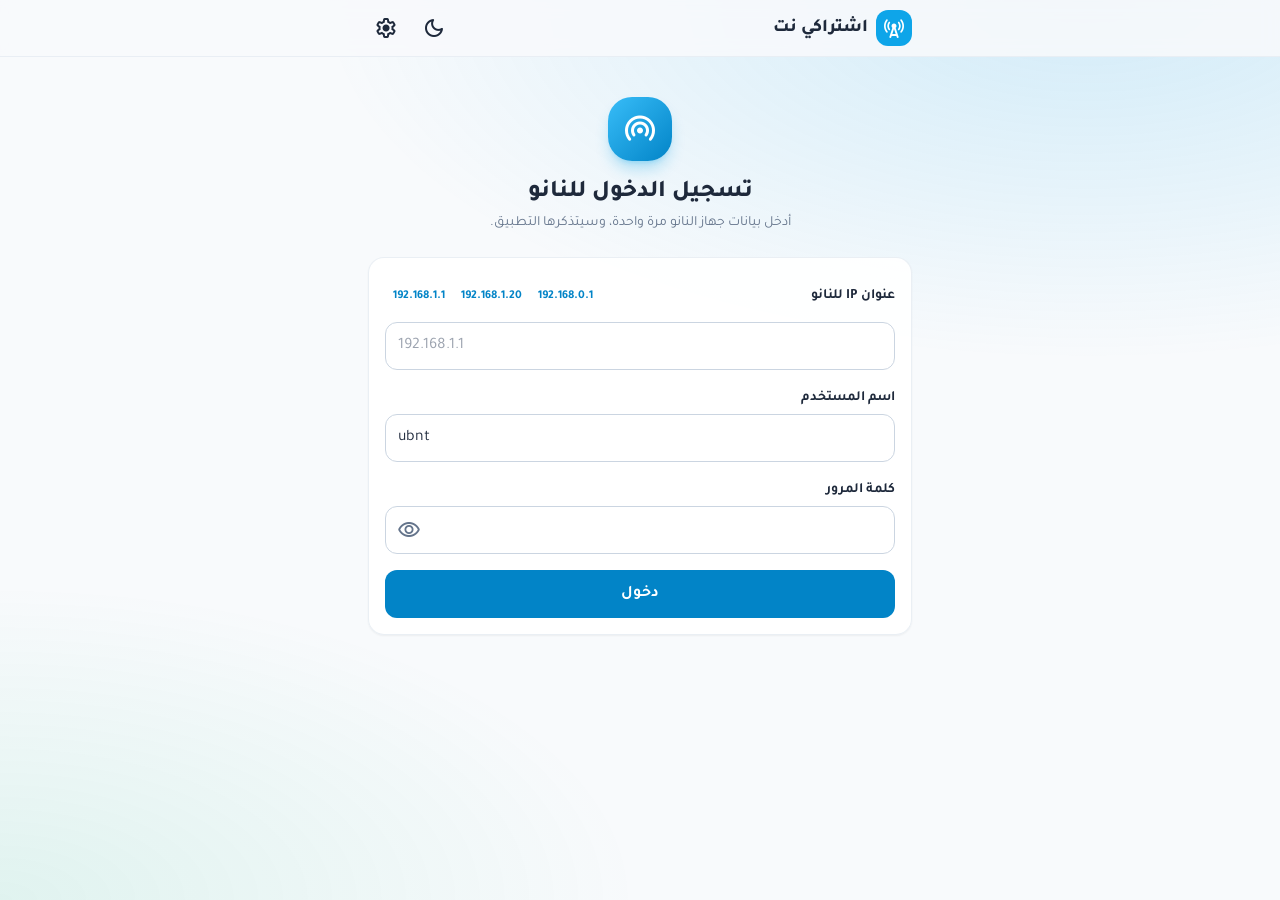
<file: est/index.html>
<!DOCTYPE html>
<html lang="ar" dir="rtl">
<head>
<meta charset="utf-8">
<meta name="viewport" content="width=device-width, initial-scale=1, viewport-fit=cover">
<title>اشتراكي نت</title>
<meta name="theme-color" content="#f0f9ff">
<script>(function(){var t=null;try{t=JSON.parse(localStorage.getItem('eshtiraki:theme'))}catch(e){}var d=t?t==='dark':window.matchMedia('(prefers-color-scheme: dark)').matches;var r=document.documentElement;r.classList.toggle('dark',d);r.style.colorScheme=d?'dark':'light';document.querySelector('meta[name=theme-color]').content=d?'#09090b':'#f0f9ff'})()</script>
<link href="./cdn/fonts.googleapis.com/css2-11087ea2.css" rel="stylesheet">
<link href="./cdn/fonts.googleapis.com/css2-8787973d.css" rel="stylesheet">
<link rel="stylesheet" href="output.css">

<style>
html{background:#f8fafc}html.dark{background:#09090b}
body{position:relative;z-index:0;min-height:100dvh;background:#f8fafc;padding:env(safe-area-inset-top) env(safe-area-inset-right) env(safe-area-inset-bottom) env(safe-area-inset-left)}
html.dark body{background:#09090b}
body::before{content:"";position:fixed;inset:0;z-index:-1;pointer-events:none;background:radial-gradient(60% 40% at 85% 0%,rgba(14,165,233,.16),transparent),radial-gradient(50% 35% at 0% 100%,rgba(16,185,129,.10),transparent)}
.mi{font-family:'Material Symbols Rounded';font-weight:normal;font-style:normal;line-height:1;display:inline-block;font-size:24px;font-feature-settings:'liga'}
*{-webkit-tap-highlight-color:transparent}
.ltr{direction:ltr;unicode-bidi:isolate;display:inline-block}
.chev{transition:transform .2s}.open .chev{transform:rotate(180deg)}
@media(prefers-reduced-motion:reduce){*{transition:none!important;animation:none!important}}
</style>
<link rel="manifest" href="manifest.webmanifest">
<link rel="apple-touch-icon" href="logo.jpg">
<meta name="apple-mobile-web-app-capable" content="yes">
<meta name="mobile-web-app-capable" content="yes">
</head>
<body class="font-sans text-slate-800 dark:text-zinc-100 antialiased">
<header class="sticky top-0 z-30 backdrop-blur bg-slate-50/85 dark:bg-zinc-950/85 border-b border-slate-200/70 dark:border-zinc-800">
  <div class="max-w-xl mx-auto flex items-center gap-1 px-3 h-14">
    <span class="size-9 grid place-items-center rounded-xl bg-accent-500 text-white mx-1"><span class="mi">cell_tower</span></span>
    <h1 class="font-extrabold text-lg flex-1" id="appName"></h1>
    <button id="btnRefresh" class="hidden size-11 place-items-center rounded-xl hover:bg-slate-200/70 dark:hover:bg-zinc-800 transition focus-visible:outline-none focus-visible:ring-2 focus-visible:ring-accent-500" aria-label="تحديث"><span id="rfIcon" class="mi">refresh</span></button>
    <button id="btnShare" class="hidden size-11 place-items-center rounded-xl hover:bg-slate-200/70 dark:hover:bg-zinc-800 transition focus-visible:outline-none focus-visible:ring-2 focus-visible:ring-accent-500" aria-label="مشاركة"><span class="mi">share</span></button>
    <button id="btnTheme" class="size-11 grid place-items-center rounded-xl hover:bg-slate-200/70 dark:hover:bg-zinc-800 transition focus-visible:outline-none focus-visible:ring-2 focus-visible:ring-accent-500" aria-label="تبديل المظهر"><span id="themeIcon" class="mi">dark_mode</span></button>
    <button id="btnMenu" class="size-11 grid place-items-center rounded-xl hover:bg-slate-200/70 dark:hover:bg-zinc-800 transition focus-visible:outline-none focus-visible:ring-2 focus-visible:ring-accent-500" aria-label="الإعدادات"><span class="mi">settings</span></button>
  </div>
</header>

<main class="max-w-xl mx-auto px-4 pt-4 pb-10">
  <section id="splash" class="grid place-items-center py-32 text-slate-500 dark:text-zinc-400">
    <span class="mi animate-spin !text-4xl text-accent-500">progress_activity</span>
    <p class="mt-3 text-sm" id="splashTxt">جارٍ الاتصال بالنانو...</p>
  </section>

  <section id="login" class="hidden pt-6">
    <div class="text-center mb-6">
      <div class="size-16 mx-auto grid place-items-center rounded-3xl bg-gradient-to-br from-accent-400 to-accent-600 text-white shadow-lg shadow-accent-500/30"><span class="mi !text-4xl">wifi_tethering</span></div>
      <h2 class="mt-4 text-2xl font-extrabold">تسجيل الدخول للنانو</h2>
      <p class="mt-1 text-sm text-slate-500 dark:text-zinc-400">أدخل بيانات جهاز النانو مرة واحدة، وسيتذكرها التطبيق.</p>
    </div>
    <form id="loginForm" class="rounded-2xl bg-white/90 dark:bg-zinc-900/80 border border-slate-200/70 dark:border-zinc-800 shadow-sm p-4 space-y-4" novalidate>
      <div><div class="flex items-center justify-between gap-2"><label for="fIp" class="text-sm font-bold shrink-0">عنوان IP للنانو</label><div dir="ltr" class="flex min-w-0 overflow-x-auto" style="scrollbar-width:none"><button type="button" data-ip="192.168.1.1" class="ipChip shrink-0 min-h-[44px] px-2 text-xs font-bold text-accent-600 dark:text-accent-400 active:opacity-60">192.168.1.1</button><button type="button" data-ip="192.168.1.20" class="ipChip shrink-0 min-h-[44px] px-2 text-xs font-bold text-accent-600 dark:text-accent-400 active:opacity-60">192.168.1.20</button><button type="button" data-ip="192.168.0.1" class="ipChip shrink-0 min-h-[44px] px-2 text-xs font-bold text-accent-600 dark:text-accent-400 active:opacity-60">192.168.0.1</button></div></div>
        <input id="fIp" inputmode="decimal" autocomplete="off" dir="ltr" placeholder="192.168.1.1" class="mt-1 w-full h-12 px-3 rounded-xl border border-slate-300 dark:border-zinc-700 bg-white dark:bg-zinc-950 focus:outline-none focus:ring-2 focus:ring-accent-500 text-left"></div>
      <label class="block"><span class="text-sm font-bold">اسم المستخدم</span>
        <input id="fUser" autocomplete="off" autocapitalize="none" dir="ltr" class="mt-1 w-full h-12 px-3 rounded-xl border border-slate-300 dark:border-zinc-700 bg-white dark:bg-zinc-950 focus:outline-none focus:ring-2 focus:ring-accent-500 text-left"></label>
      <label class="block"><span class="text-sm font-bold">كلمة المرور</span>
        <div class="relative mt-1"><input id="fPass" type="password" autocomplete="off" dir="ltr" class="w-full h-12 px-3 pe-12 rounded-xl border border-slate-300 dark:border-zinc-700 bg-white dark:bg-zinc-950 focus:outline-none focus:ring-2 focus:ring-accent-500 text-left">
        <button type="button" id="togglePass" class="absolute inset-y-0 end-0 w-12 grid place-items-center text-slate-500" aria-label="إظهار كلمة المرور"><span class="mi">visibility</span></button></div></label>
      <p id="loginErr" class="hidden text-sm rounded-xl px-3 py-2 bg-red-50 text-red-700 dark:bg-red-500/15 dark:text-red-300"></p>
      <button id="btnLogin" class="w-full h-12 rounded-xl bg-accent-600 hover:bg-accent-700 active:scale-[.99] text-white font-bold transition focus-visible:outline-none focus-visible:ring-2 focus-visible:ring-offset-2 focus-visible:ring-accent-500 flex items-center justify-center gap-2">دخول</button>
    </form>
  </section>

  <section id="home" class="hidden space-y-4"></section>
</main>

<div id="modal" class="hidden fixed inset-0 z-40 bg-black/50 backdrop-blur-sm items-end sm:items-center justify-center p-3" role="dialog" aria-modal="true">
  <div class="w-full max-w-md max-h-[90dvh] overflow-auto rounded-2xl bg-white dark:bg-zinc-900 border border-slate-200 dark:border-zinc-800 shadow-xl p-4 space-y-3">
    <div class="flex items-center"><h3 class="font-extrabold text-lg flex-1">الإعدادات والبيانات</h3>
      <button id="mClose" class="size-11 grid place-items-center rounded-xl hover:bg-slate-100 dark:hover:bg-zinc-800" aria-label="إغلاق"><span class="mi">close</span></button></div>
    <div><div class="text-sm font-bold mb-1.5">سرعة التحديث</div><div class="grid grid-cols-3 gap-1 p-1 rounded-2xl bg-slate-100 dark:bg-zinc-800"><button data-ms="1000" class="pollBtn h-12 rounded-xl text-sm font-bold leading-tight transition">سريع<span class="block text-[11px] font-medium opacity-70">كل ثانية</span></button><button data-ms="2000" class="pollBtn h-12 rounded-xl text-sm font-bold leading-tight transition">متوسط<span class="block text-[11px] font-medium opacity-70">كل ثانيتين</span></button><button data-ms="5000" class="pollBtn h-12 rounded-xl text-sm font-bold leading-tight transition">متوازن<span class="block text-[11px] font-medium opacity-70">كل 5 ثوانٍ</span></button></div></div>
    <p class="text-sm text-slate-500 dark:text-zinc-400">صدّر بيانات الدخول كنسخة احتياطية، أو الصق نسخة سابقة واضغط استيراد.</p>
    <textarea id="mData" rows="5" dir="ltr" class="w-full p-3 rounded-xl border border-slate-300 dark:border-zinc-700 bg-slate-50 dark:bg-zinc-950 text-xs font-mono focus:outline-none focus:ring-2 focus:ring-accent-500" placeholder="{ }"></textarea>
    <div class="grid grid-cols-2 gap-2">
      <button id="mExport" class="h-11 rounded-xl bg-accent-600 text-white font-bold flex items-center justify-center gap-1"><span class="mi !text-xl">upload</span>تصدير JSON</button>
      <button id="mImport" class="h-11 rounded-xl bg-accent-100 text-accent-700 dark:bg-accent-500/15 dark:text-accent-400 font-bold flex items-center justify-center gap-1"><span class="mi !text-xl">download</span>استيراد JSON</button>
    </div>
    <label class="block h-11 rounded-xl border border-dashed border-slate-300 dark:border-zinc-700 grid place-items-center text-sm cursor-pointer"><span>اختيار ملف JSON</span><input id="mFile" type="file" accept="application/json,.json" class="hidden"></label>
    <button id="mLogout" class="w-full h-11 rounded-xl bg-red-50 text-red-700 dark:bg-red-500/15 dark:text-red-300 font-bold flex items-center justify-center gap-1"><span class="mi !text-xl">logout</span>تسجيل الخروج</button>
    <p id="mVer" class="text-center text-xs text-slate-400"></p>
  </div>
</div>
<div id="toasts" class="fixed inset-x-0 bottom-0 z-50 flex flex-col items-center gap-2 p-4 pointer-events-none" style="padding-bottom:calc(1rem + env(safe-area-inset-bottom))"></div>

<script src="./cdn/code.jquery.com/jquery-3.7.1.min.js"></script>
<script>
const APP_CONFIG={name:'اشتراكي نت',version:'1.0.0',accent:'sky',prefix:'eshtiraki:',pollMs:2000};
if(!window.jQuery){document.body.innerHTML='<p style="padding:2rem;text-align:center">تعذر تحميل مكتبات الصفحة. تحقق من الإنترنت ثم أعد فتح التطبيق.</p>'}else $(function(){
const store={get(k,d){try{const v=localStorage.getItem(APP_CONFIG.prefix+k);return v===null?d:JSON.parse(v)}catch(e){return d}},set(k,v){try{localStorage.setItem(APP_CONFIG.prefix+k,JSON.stringify(v))}catch(e){}}};
const esc=s=>String(s).replace(/[&<>"']/g,c=>({'&':'&amp;','<':'&lt;','>':'&gt;','"':'&quot;',"'":'&#39;'}[c]));
const CARD='rounded-3xl bg-white/90 dark:bg-zinc-900/80 border border-slate-200/70 dark:border-zinc-800 shadow-sm';

/* ---------- Native bridge (window.Android) ---------- */
const pend={};let seq=1;
window.onNative=(id,ok,payload)=>{const p=pend[id];if(!p)return;delete pend[id];let d=payload;try{if(typeof payload==='string')d=JSON.parse(payload)}catch(e){}ok?p.res(d):p.rej(d&&typeof d==='object'?d:{message:String(d)})};
function call(method,args){return new Promise((res,rej)=>{
  if(!window.Android||!window.Android.request)return mock(method,args||{}).then(res,rej);
  const id=seq++;let t=setTimeout(()=>{delete pend[id];rej({code:'TIMEOUT',message:'انتهت مهلة الاتصال. تأكد من الـ IP وأن الراوتر متصل.'})},25000);
  pend[id]={res:v=>{clearTimeout(t);res(v)},rej:e=>{clearTimeout(t);rej(e)}};
  try{window.Android.request(id,method,JSON.stringify(args||{}))}catch(e){clearTimeout(t);delete pend[id];rej({code:'BRIDGE',message:'تعذر الوصول إلى الجسر'})}
})}
/* Browser preview only (no Android bridge) */
const MOCK_USER={serviceStatusColor:{visible:true,value:'Green'},accountPrice:{visible:true,displayName:'سعر الاشتراك',value:'40,000 IQD'},accountStatus:{visible:true,displayName:'حالة الاشتراك',value:'فعال'},accountName:{visible:true,displayName:'نوع الاشتراك',value:'Plus'},fullName:{visible:true,displayName:'الاسم الكامل',value:' '},userID:{visible:true,displayName:'اسم المستخدم',value:'em@sa39'},agentName:{visible:true,displayName:'اسم الوكيل',value:'LqBaji7'},accountExpirationDate:{visible:true,displayName:'تاريخ نفاذ الصلاحية',value:'16/11/2026 06:30:00 م'},activeDaysLeft:{visible:true,displayName:'الايام المتبقية',value:'13'},userIP:{visible:true,displayName:'عنوان IP',value:'100.105.31.12'},mobileNumber:{visible:true,displayName:'رقم الهاتف',value:null}};
const MOCK_ST={host:{uptime:878666,time:'2026-11-04 20:29:20',fwversion:'v6.1.7',hostname:'PowerBeam M5 400',devmodel:'PowerBeam M5 400',netrole:'router',totalram:63606784,freeram:37158912,cpuload:2},wireless:{mode:'sta',essid:'NSHWAN (V30)07805748874',apmac:'68:D7:9A:A8:AF:B1',channel:92,frequency:'5460 MHz',opmode:'11NAHT20',antenna:'400 - 25 dBi',signal:-47,rssi:49,noisef:-97,txpower:26,ack:35,distance:1650,ccq:837,txrate:'26',rxrate:'117',polling:{enabled:1,quality:64,capacity:39},stats:{tx_retries:0,missed_beacons:0},chwidth:20,chainrssi:[50,24,0]},interfaces:[{ifname:'eth0',hwaddr:'18:E8:29:DD:F9:B6',status:{plugged:1,speed:100,duplex:1}}]};
const mock=(m,a)=>new Promise((res,rej)=>setTimeout(()=>{
  if(m==='getUserData')return res(MOCK_USER);
  if(m==='nanoLogin')return a.password?res({ok:true}):rej({code:'AUTH',message:'كلمة المرور غير صحيحة'});
  if(m==='nanoStatus'){const s=JSON.parse(JSON.stringify(MOCK_ST));s.wireless.signal+=Math.round(Math.random()*4-2);return res(s)}
  if(m==='share'){try{navigator.share?navigator.share({text:a.text}):navigator.clipboard.writeText(a.text)}catch(e){}}
  res({ok:true})},300));

/* ---------- Rules: thresholds, wording and suggested fixes ---------- */
const LV=[
 {chip:'bg-emerald-100 text-emerald-700 dark:bg-emerald-500/15 dark:text-emerald-300',txt:'text-emerald-600 dark:text-emerald-400',box:'',bar:'#10b981',ic:'check_circle'},
 {chip:'bg-amber-100 text-amber-700 dark:bg-amber-500/15 dark:text-amber-300',txt:'text-amber-600 dark:text-amber-400',box:'bg-amber-50 text-amber-800 dark:bg-amber-500/10 dark:text-amber-200',bar:'#f59e0b',ic:'warning'},
 {chip:'bg-red-100 text-red-700 dark:bg-red-500/15 dark:text-red-300',txt:'text-red-600 dark:text-red-400',box:'bg-red-50 text-red-800 dark:bg-red-500/10 dark:text-red-200',bar:'#ef4444',ic:'error'}];
const W=s=>s.wireless,P=s=>s.wireless.polling||{},ch=s=>(W(s).chainrssi||[]).slice(0,2);
const eth=s=>(s.interfaces||[]).find(i=>i.ifname==='eth0');
const METRICS=[
 {id:'signal',term:'dBm',label:'قوة الإشارة',icon:'signal_cellular_alt',unit:'dBm',get:s=>W(s).signal,hi:1,t:[-65,-75],range:'الجيد أقوى من -65 · المتوسط حتى -75',txt:['قوية','متوسطة','ضعيفة'],
  fix:['','الإشارة مقبولة. حرّك الصحن قليلاً جداً باتجاه البرج حتى يقترب الرقم من الصفر (مثلاً من -70 إلى -60).','الإشارة ضعيفة. تأكد أن الصحن موجّه للبرج وبدون عوائق (أشجار أو مبانٍ)، وحرّكه ببطء. إذا لم تتحسن اتصل بصاحب البرج.']},
 {id:'snr',term:'SNR',label:'نقاء الإشارة',icon:'graphic_eq',unit:'dB',get:s=>W(s).signal-W(s).noisef,hi:1,t:[30,20],range:'الجيد أعلى من 30 · المتوسط حتى 20',txt:['نقية','متوسطة','مشوشة'],
  fix:['','يوجد بعض التشويش. إذا كان السرعة بطيئة أخبر صاحب البرج ليغيّر القناة.','التشويش عالٍ والإشارة ضعيفة مقارنة بالضوضاء. حسّن توجيه الصحن أو اطلب من صاحب البرج تغيير القناة.']},
 {id:'chains',term:'Chain',label:'توازن الهوائيين',icon:'compare_arrows',unit:'dB',get:s=>{const c=ch(s);return c.length<2?null:Math.abs(c[0]-c[1])},show:(v,s)=>v,hi:0,t:[8,15],range:'الجيد فرق أقل من 8 · المتوسط حتى 15',txt:['متوازن','فرق بسيط','غير متوازن'],
  extra:s=>{const c=ch(s);return c.length<2?'':'Chain0: '+(c[0]-96)+' · Chain1: '+(c[1]-96)+' dBm'},
  fix:['','يوجد فرق بسيط بين الهوائيين. حرّك الصحن بشكل طفيف.','الفرق كبير بين الهوائيين، وهذا يعني غالباً أن الصحن مائل أو غير مضبوط. أعد تثبيته مستقيماً وحرّكه قليلاً حتى يتقارب الرقمان.']},
 {id:'ccq',term:'CCQ',label:'جودة الاتصال',icon:'verified',unit:'%',get:s=>Math.round(W(s).ccq/10),hi:1,t:[85,70],range:'الجيد أعلى من 85 · المتوسط حتى 70',txt:['ممتازة','متوسطة','ضعيفة'],
  fix:['','الاتصال مقبول لكن قد تلاحظ تقطعاً بسيطاً. جرّب تحريك الصحن قليلاً.','الاتصال غير مستقر. افحص توجيه الصحن والكيبل، ثم اتصل بصاحب البرج.']},
 {id:'quality',term:'airMAX Quality',label:'جودة airMAX',icon:'speed',unit:'%',get:s=>P(s).enabled?P(s).quality:null,hi:1,t:[70,50],range:'الجيد أعلى من 70 · المتوسط حتى 50',txt:['جيدة','متوسطة','ضعيفة'],
  fix:['','الجودة متوسطة. قد يتحسن الأمر بضبط الصحن.','الجودة ضعيفة. أخبر صاحب البرج، أو راجع توجيه الصحن.']},
 {id:'capacity',term:'airMAX Capacity',label:'سعة airMAX',icon:'data_usage',unit:'%',get:s=>P(s).enabled?P(s).capacity:null,hi:1,t:[60,35],range:'الجيد أعلى من 60 · المتوسط حتى 35',txt:['عالية','متوسطة','منخفضة'],
  fix:['','السعة متوسطة، وقد تقل السرعة وقت الزحام.','السعة منخفضة، قد تكون السرعة بطيئة. اسأل صاحب البرج عن الضغط على السكتر.']},
 {id:'tx',term:'TX',label:'سرعة الإرسال',icon:'north',unit:'Mbps',get:s=>+W(s).txrate,hi:1,t:[65,26],range:'الجيد أعلى من 65 · المتوسط حتى 26',txt:['جيدة','متوسطة','ضعيفة'],
  fix:['','سرعة الإرسال متوسطة، وتتحسن عادةً مع تحسن الإشارة.','سرعة الإرسال ضعيفة. حسّن توجيه الصحن.']},
 {id:'rx',term:'RX',label:'سرعة الاستقبال',icon:'south',unit:'Mbps',get:s=>+W(s).rxrate,hi:1,t:[65,26],range:'الجيد أعلى من 65 · المتوسط حتى 26',txt:['جيدة','متوسطة','ضعيفة'],
  fix:['','سرعة الاستقبال متوسطة، وتتحسن عادةً مع تحسن الإشارة.','سرعة الاستقبال ضعيفة. حسّن توجيه الصحن.']},
 {id:'beacon',term:'Missed Beacons',label:'انقطاعات الإشارة',icon:'wifi_off',unit:'',get:s=>(W(s).stats||{}).missed_beacons,hi:0,t:[2,10],range:'الجيد 0 إلى 2',txt:['لا يوجد','قليلة','كثيرة'],
  fix:['','توجد انقطاعات قليلة، راقبها.','انقطاعات كثيرة: الإشارة غير مستقرة. افحص الصحن والكيبل.']},
 {id:'cpu',term:'CPU',label:'حِمل المعالج',icon:'memory',unit:'%',get:s=>s.host.cpuload,hi:0,t:[60,85],range:'الجيد أقل من 60',txt:['طبيعي','مرتفع','عالٍ جداً'],
  fix:['','المعالج مشغول قليلاً، لا يستدعي القلق.','المعالج مشغول جداً. أعد تشغيل الجهاز بفصل الكهرباء وتوصيلها.']},
 {id:'eth',term:'Ethernet',label:'سرعة كيبل الشبكة',icon:'cable',unit:'Mbps',get:s=>{const e=eth(s);return e?e.status.plugged?e.status.speed:0:null},hi:1,t:[100,10],range:'الجيد 100 فما فوق',txt:['سليم','بطيء','غير متصل'],
  fix:['','الكيبل يعمل بسرعة منخفضة، وقد يكون تالفاً. جرّب كيبلاً آخر.','الكيبل غير متصل. تأكد من تثبيت الكيبل بين الجهاز والراوتر.']}
];
const M={};METRICS.forEach(m=>M[m.id]=m);
const rate=(m,v)=>m.hi?(v>=m.t[0]?0:v>=m.t[1]?1:2):(v<=m.t[0]?0:v<=m.t[1]?1:2);
const val=(m,s)=>{try{const v=m.get(s);return v==null||isNaN(v)?null:v}catch(e){return null}};
const fmtUp=sec=>{const d=Math.floor(sec/86400),h=Math.floor(sec%86400/3600),m=Math.floor(sec%3600/60);return d?`${d} يوم و${h} ساعة`:h?`${h} ساعة و${m} دقيقة`:`${m} دقيقة`};
const INFO=[
 ['signal_cellular_alt','المحطة (Mode)','Mode',s=>({sta:'Station (مشترك)',ap:'Access Point'}[W(s).mode]||W(s).mode)],
 ['router','MAC للبرج','AP MAC',s=>W(s).apmac],
 ['radio','التردد','Frequency',s=>W(s).frequency],
 ['tune','القناة','Channel',s=>W(s).channel],
 ['width_normal','عرض القناة','Width',s=>W(s).chwidth?W(s).chwidth+' MHz':null],
 ['straighten','المسافة عن البرج','Distance',s=>W(s).distance!=null?(W(s).distance>=1000?(W(s).distance/1000).toFixed(2)+' km':W(s).distance+' m'):null],
 ['timer','زمن الاستجابة','ACK',s=>W(s).ack!=null?W(s).ack+' µs':null],
 ['bolt','قدرة الإرسال','TX Power',s=>W(s).txpower!=null?W(s).txpower+' dBm':null],
 ['settings_input_antenna','الهوائي','Antenna',s=>W(s).antenna]];
const INFO2=[
 ['devices','الجهاز','Model',s=>s.host.devmodel||s.host.hostname],
 ['system_update','البرنامج','Firmware',s=>s.host.fwversion],
 ['schedule','مدة التشغيل','Uptime',s=>s.host.uptime!=null?fmtUp(s.host.uptime):null],
 ['sd_card','الذاكرة المستخدمة','RAM',s=>s.host.totalram?Math.round((1-s.host.freeram/s.host.totalram)*100)+'%':null],
 ['lan','عنوان MAC','MAC',s=>(eth(s)||{}).hwaddr]];

/* ---------- State & views ---------- */
const S={c:null,user:null,st:null,on:false,open:{},sub:false,uState:'load',uTry:0,tile:''};
const badge=t=>`<span dir="ltr" class="inline-block px-1.5 py-0.5 rounded-md text-[11px] font-bold bg-slate-100 text-slate-600 dark:bg-zinc-800 dark:text-zinc-300 border border-slate-200 dark:border-zinc-700">${esc(t)}</span>`;
const chipIc=(ic,cls)=>`<span class="size-10 shrink-0 grid place-items-center rounded-full ${cls}"><span class="mi">${ic}</span></span>`;
const EXTRA={
 signal:{who:'u',what:'قوة الإشارة التي يستقبلها الصحن من برج الإنترنت. كلما اقترب الرقم من الصفر كانت أقوى (-50 أفضل من -80).'},
 snr:{who:'b',what:'الفرق بين الإشارة والتشويش حولها. كلما ارتفع الرقم كان الاتصال أنقى.'},
 chains:{who:'u',what:'للصحن هوائيان داخليان ويفترض أن يستقبلا إشارة متقاربة. الفرق الكبير يعني أن الصحن غير موجّه بدقة.'},
 ccq:{who:'b',what:'نسبة نجاح نقل البيانات بينك وبين البرج. كلما ارتفعت قلّ التقطع.'},
 quality:{who:'t',what:'جودة تنظيم الاتصال الذي يديره البرج لجميع المشتركين.'},
 capacity:{who:'t',what:'ما يستطيع البرج تقديمه لك من سرعة حالياً. تنخفض عند ازدحام المشتركين على السكتر.'},
 tx:{who:'b',what:'سرعة الارتباط اللاسلكي من جهازك نحو البرج (الرفع). ليست سرعة الإنترنت الفعلية.'},
 rx:{who:'b',what:'سرعة الارتباط اللاسلكي من البرج نحو جهازك (التنزيل). ليست سرعة الإنترنت الفعلية.'},
 beacon:{who:'b',what:'عدد المرات التي فقد فيها جهازك إشارة التعريف الدورية من البرج.'},
 cpu:{who:'u',what:'مقدار انشغال معالج الجهاز. ارتفاعه الدائم قد يبطئ الاتصال.'},
 eth:{who:'u',what:'سرعة الوصلة بين النانو والراوتر عبر الكيبل. الطبيعي 100 Mbps.'}};
const WHO={u:['person','منك','الحل بيدك: الصحن أو الكيبل أو الجهاز'],t:['cell_tower','من البرج','الحل عند صاحب البرج، اتصل به'],b:['sync_alt','منك ومن البرج','قد يكون السبب عندك أو عند البرج']};
const bandsOf=m=>{const[a,b]=m.t;return m.hi?[a+' أو أعلى','من '+b+' إلى '+a,'أقل من '+b]:[a+' أو أقل','من '+a+' إلى '+b,'أكثر من '+b]};
function detail(id,s,show){const m=M[id],v=val(m,s),l=rate(m,v),x=EXTRA[id]||{},w=WHO[x.who||'b'];
 return `<div class="${(show===undefined?S.open[id]:show)?'':'hidden '}m-panel px-4 pb-4 space-y-3 text-sm"><p class="leading-relaxed text-slate-600 dark:text-zinc-300">${x.what||''}</p>
 ${m.extra?`<div dir="ltr" class="text-xs text-slate-500 text-right">${esc(m.extra(s))}</div>`:''}
 <div class="space-y-1">${bandsOf(m).map((r,i)=>`<div class="flex items-center gap-2 rounded-lg px-2.5 py-2 ${i===l?LV[i].chip+' font-bold':''}"><span class="size-2.5 rounded-full shrink-0" style="background:${LV[i].bar}"></span><span class="flex-1">${m.txt[i]}${i===l?' (قراءتك)':''}</span><span class="text-xs ltr">${r} ${m.unit}</span></div>`).join('')}</div>
 ${l?`<div class="rounded-xl px-3 py-2.5 ${LV[l].box}"><div class="font-bold mb-1 flex items-center gap-1"><span class="mi !text-lg">lightbulb</span>الحل المقترح</div><p class="leading-relaxed">${m.fix[l]}</p><div class="mt-2 flex items-center gap-1 text-xs"><span class="mi !text-base">${w[0]}</span><b>المسؤول: ${w[1]}</b> — ${w[2]}</div></div>`:`<div class="rounded-xl px-3 py-2.5 flex items-center gap-1 font-bold ${LV[0].chip}"><span class="mi !text-lg">check_circle</span>كل شيء سليم، لا يحتاج لأي تعديل</div>`}</div>`}
function metricRow(id,s){const m=M[id],v=val(m,s);if(v==null)return'';const l=rate(m,v),L=LV[l],o=!!S.open[id];
 return `<div><button data-m="${id}" aria-expanded="${o}" class="${o?'open ':''}w-full min-h-[60px] px-4 py-3 flex items-center gap-3 text-start hover:bg-slate-50 dark:hover:bg-zinc-800/50 transition focus-visible:outline-none focus-visible:ring-2 focus-visible:ring-inset focus-visible:ring-accent-500">${chipIc(m.icon,L.chip)}<div class="flex-1 min-w-0 flex items-center gap-2 flex-wrap"><span class="font-bold text-sm">${m.label}</span>${badge(m.term)}</div><div class="text-end shrink-0"><div class="font-extrabold text-lg leading-none ${L.txt}"><span class="ltr">${v}</span> <span class="text-xs font-medium text-slate-400">${m.unit}</span></div><div class="text-xs font-bold mt-1 ${L.txt}">${m.txt[l]}</div></div><span class="mi chev text-slate-400 !text-xl">expand_more</span></button>${detail(id,s)}</div>`}
function infoRow(r,s){let v;try{v=r[3](s)}catch(e){}if(v==null||v==='')return'';
 return `<div class="px-4 py-3 flex items-center gap-3">${chipIc(r[0],'bg-accent-100 text-accent-700 dark:bg-accent-500/15 dark:text-accent-400')}<div class="flex-1 min-w-0 flex items-center gap-2 flex-wrap"><span class="font-bold text-sm">${r[1]}</span>${badge(r[2])}</div><span class="ltr text-sm font-bold text-slate-700 dark:text-zinc-200 text-end break-all">${esc(v)}</span></div>`}
const group=(title,ic,rows,b)=>rows?`<section class="${CARD} overflow-hidden"><h3 class="px-4 pt-3 pb-1 flex items-center gap-2 font-extrabold"><span class="mi text-accent-600 dark:text-accent-400">${ic}</span>${title}${b||''}</h3><div class="divide-y divide-slate-100 dark:divide-zinc-800">${rows}</div></section>`:'';

const MON=['كانون الثاني','شباط','آذار','نيسان','أيار','حزيران','تموز','آب','أيلول','تشرين الأول','تشرين الثاني','كانون الأول'],DAYN=['الأحد','الاثنين','الثلاثاء','الأربعاء','الخميس','الجمعة','السبت'];
function parseExp(v){const m=/^\s*(\d{1,2})\/(\d{1,2})\/(\d{4})\s+(\d{1,2}):(\d{2})(?::\d{2})?\s*([صم])?/.exec(String(v));if(!m)return null;const d=+m[1],mo=+m[2],y=+m[3];if(mo<1||mo>12||d<1||d>31)return null;
 return{day:DAYN[new Date(y,mo-1,d).getDay()],date:d+' '+MON[mo-1]+' '+y,short:d+' '+MON[mo-1],time:(+m[4])+':'+m[5]+(m[6]==='م'?' مساءً':m[6]==='ص'?' صباحاً':'')}}
function subCard(u){if(!u)return'';
 const f=k=>{const x=u[k];return x&&x.visible!==false&&x.value!=null&&String(x.value).trim()!==''?x:null};
 const ex=f('accountExpirationDate'),px=ex?parseExp(ex.value):null;
 const days=f('activeDaysLeft')?parseInt(f('activeDaysLeft').value,10):null;
 const dl=days==null||isNaN(days)?null:days;const dl_l=dl==null?0:dl>7?0:dl>=3?1:2;
 const sc=(f('serviceStatusColor')||{value:''}).value.toLowerCase();const sl=sc==='green'?0:sc==='red'?2:sc?1:dl_l;
 const L=LV[sl],LD=LV[dl_l];
 const more=['fullName','userID','agentName','accountPrice','userIP','mobileNumber','address','email','city'].map(k=>f(k)).filter(Boolean)
  .map(x=>`<div class="min-w-0"><div class="text-xs text-slate-500 dark:text-zinc-400">${esc(x.displayName||'')}</div><div class="font-bold text-sm break-words">${esc(String(x.value).trim())}</div></div>`).join('');
 const img=f('accountImagePath');
 return `<section id="subCard" class="${CARD} overflow-hidden${S.sub?' open':''}"><button id="subToggle" aria-expanded="${!!S.sub}" class="w-full p-4 flex items-center gap-3 text-start focus-visible:outline-none focus-visible:ring-2 focus-visible:ring-inset focus-visible:ring-accent-500">
  ${img?`<img src="${esc(img.value)}" alt="" class="size-12 rounded-xl object-contain bg-slate-100 dark:bg-zinc-800" onerror="this.remove()">`:chipIc('workspace_premium',L.chip)}
  <div class="flex-1 min-w-0"><div class="text-xs text-slate-500 dark:text-zinc-400">${esc((f('accountName')||{}).displayName||'نوع الاشتراك')}</div><div class="font-extrabold text-lg truncate">${esc((f('accountName')||{value:'—'}).value)}</div>
  <div class="mt-1 flex items-center gap-2 flex-wrap">${f('accountStatus')?`<span class="inline-flex items-center gap-1 px-2 py-0.5 rounded-full text-xs font-bold ${L.chip}"><span class="mi !text-sm">${L.ic}</span>${esc(f('accountStatus').value)}</span>`:''}${f('accountExpirationDate')?`<span class="text-xs text-slate-500 dark:text-zinc-400">ينتهي <span class="${px?'':'ltr'}">${esc(px?px.short:ex.value)}</span></span>`:''}</div></div>
  ${dl!=null?`<div class="text-center shrink-0"><div class="text-3xl font-extrabold leading-none ${LD.txt}">${dl}</div><div class="text-xs text-slate-500 dark:text-zinc-400 mt-1">يوم متبقي</div></div>`:''}
  <span class="mi chev text-slate-400">expand_more</span></button>
  ${dl!=null?`<div class="mx-4 mb-4 -mt-1 h-2 rounded-full bg-slate-100 dark:bg-zinc-800 overflow-hidden"><div class="h-full rounded-full transition-all" style="width:${Math.max(4,Math.min(100,dl/30*100))}%;background:${LD.bar}"></div></div>`:''}
  <div id="subMore" class="${S.sub?'':'hidden '}border-t border-slate-100 dark:border-zinc-800 px-4 py-3 grid grid-cols-2 gap-3">${more}${f('accountExpirationDate')?`<div class="col-span-2 min-w-0"><div class="text-xs text-slate-500 dark:text-zinc-400">${esc(f('accountExpirationDate').displayName||'')}</div>${px?`<div class="mt-1 flex flex-wrap gap-2"><span class="inline-flex items-center gap-1 px-3 py-1.5 rounded-full bg-slate-100 dark:bg-zinc-800 text-sm font-bold"><span class="mi !text-base text-accent-600 dark:text-accent-400">event</span>${px.day} ${px.date}</span><span class="inline-flex items-center gap-1 px-3 py-1.5 rounded-full bg-slate-100 dark:bg-zinc-800 text-sm font-bold"><span class="mi !text-base text-accent-600 dark:text-accent-400">schedule</span>${px.time}</span></div>`:`<div class="font-bold text-sm">${esc(ex.value)}</div>`}</div>`:''}</div></section>`}

function userBlock(){if(S.uState==='ok'&&S.user)return subCard(S.user);const err=S.uState==='err';
 return `<section class="${CARD} p-4 flex items-center gap-3">${chipIc(err?'cloud_off':'hourglass_top','bg-slate-100 text-slate-500 dark:bg-zinc-800 dark:text-zinc-400')}<div class="flex-1 min-w-0"><div class="font-bold text-sm">${err?'تعذر تحميل معلومات الاشتراك':'جارٍ تحميل معلومات الاشتراك...'}</div>${err?'<div class="text-xs text-slate-500 dark:text-zinc-400 mt-0.5 leading-relaxed">لا يؤثر هذا على قراءات الإشارة، فمصدر المعلومتين مختلف.</div>':''}</div>${err?'<button id="uRetry" class="h-11 px-4 rounded-full bg-accent-100 text-accent-700 dark:bg-accent-500/15 dark:text-accent-400 text-sm font-bold">إعادة المحاولة</button>':''}</section>`}
const gp=(f,r)=>{const a=(135+270*f)*Math.PI/180;return[(120+r*Math.cos(a)).toFixed(1),(120+r*Math.sin(a)).toFixed(1)]};
const arc=(f0,f1,r)=>{const p=gp(f0,r),q=gp(f1,r);return `M${p[0]} ${p[1]}A${r} ${r} 0 ${(f1-f0)*270>180?1:0} 1 ${q[0]} ${q[1]}`};
const gb=(ids,s)=>{let n=0,w=0;ids.forEach(id=>{const v=val(M[id],s);if(v==null)return;const l=rate(M[id],v);if(l){n++;w=Math.max(w,l)}});return n?`<span class="ms-auto inline-flex items-center gap-1 px-2.5 py-1 rounded-full text-xs font-bold ${LV[w].chip}"><span class="mi !text-sm">${LV[w].ic}</span>${w===2?'مشكلة':'ملاحظة'}${n>1?' ('+n+')':''}</span>`:''};
const TL=['snr','ccq','chains'];
function tile(id,s){const m=M[id],v=val(m,s);if(v==null)return'';const l=rate(m,v),L=LV[l],on=S.tile===id;
 return `<button data-t="${id}" aria-pressed="${on}" aria-label="${m.label}" class="min-w-0 rounded-2xl px-2 py-3 text-center transition ${on?'ring-2 ring-accent-500 ':''}bg-white/80 dark:bg-zinc-800/70 border border-slate-200/70 dark:border-zinc-700/60 focus:outline-none">${badge(m.term)}<div class="mt-2 font-extrabold text-xl leading-none ${L.txt}"><span class="ltr">${v}</span><span class="text-[10px] font-medium text-slate-400 ms-0.5">${m.unit}</span></div><div class="mt-2 inline-flex flex-wrap justify-center items-center gap-0.5 px-2 py-0.5 rounded-full text-[11px] font-bold ${L.chip}">${l?`<span class="mi !text-[13px]">${L.ic}</span>`:''}${m.txt[l]}</div></button>`}
function hero(s){const m=M.signal,v=val(m,s);if(v==null)return'';const l=rate(m,v),L=LV[l],o=!!S.open.signal,vt=['إشارتك ممتازة','إشارتك مقبولة','إشارتك ضعيفة'][l];
 const f=Math.max(.02,Math.min(1,(v+95)/60)),k=gp(f,92),tl=TL.filter(i=>val(M[i],s)!=null),tm=tl.includes(S.tile)?M[S.tile]:null;
 return `<section class="${CARD} overflow-hidden bg-gradient-to-b from-white to-accent-50 dark:from-zinc-900 dark:to-slate-900"><button data-m="signal" aria-expanded="${o}" class="${o?'open ':''}w-full px-4 pt-5 pb-3 text-center select-none focus:outline-none">
 <div class="relative mx-auto w-full max-w-[280px]"><svg viewBox="0 0 240 205" class="w-full block" aria-hidden="true"><g fill="none" stroke-width="14">
  <path d="${arc(0,1,92)}" stroke-linecap="round" class="stroke-slate-200 dark:stroke-zinc-800"/>
  <path d="${arc(0,.333,92)}" stroke="#ef4444" opacity=".25"/><path d="${arc(.333,.5,92)}" stroke="#f59e0b" opacity=".25"/><path d="${arc(.5,1,92)}" stroke="#10b981" opacity=".25"/>
  <path d="${arc(0,f,92)}" stroke="${L.bar}" stroke-linecap="round"/></g>
  <circle cx="${k[0]}" cy="${k[1]}" r="9" fill="#fff" stroke="${L.bar}" stroke-width="5"/>
  <text x="53" y="203" text-anchor="middle" font-size="11" class="fill-slate-400">ضعيفة</text><text x="187" y="203" text-anchor="middle" font-size="11" class="fill-slate-400">قوية</text></svg>
  <div class="absolute inset-x-0 flex flex-col items-center gap-1" style="top:58%;transform:translateY(-50%)"><span class="ltr text-[44px] font-extrabold leading-none ${L.txt}">${v}</span>${badge('dBm')}</div></div>
 <div class="mt-1 flex items-center justify-center gap-1"><span class="inline-flex items-center gap-1 px-4 py-2 rounded-full text-sm font-bold ${L.chip}"><span class="mi !text-base">${L.ic}</span>${vt}</span><span class="mi chev text-slate-400 !text-xl">expand_more</span></div>
 ${W(s).essid?`<div class="mt-3 flex items-center justify-center gap-1.5 text-sm text-slate-600 dark:text-zinc-300 min-w-0"><span class="mi !text-lg text-accent-600 dark:text-accent-400">cell_tower</span><span dir="ltr" class="truncate">${esc(W(s).essid)}</span></div>`:''}</button>${detail('signal',s)}
 ${tl.length?`<div class="px-4 pb-4 pt-1 grid grid-cols-${tl.length} gap-2">${tl.map(i=>tile(i,s)).join('')}</div>`:''}
 ${tm?`<div class="border-t border-slate-200/70 dark:border-zinc-800"><div class="px-4 pt-3 pb-2 flex items-center gap-2 font-bold text-sm">${tm.label}${badge(tm.term)}</div>${detail(S.tile,s,true)}</div>`:''}</section>`}

function box(){if(!$('#nanoBox').length)$('#home').html('<div id="userBox"></div><div id="nanoBox" class="space-y-4"></div>')}
function renderUser(){box();$('#userBox').html(userBlock())}
function render(){const s=S.st;if(!s)return;box();const y=window.scrollY,Q=['quality','capacity','tx','rx','beacon'],D=['cpu','eth'];
 $('#nanoBox').html(hero(s)
  +group('جودة الاتصال والسرعة','speed',Q.map(i=>metricRow(i,s)).join(''),gb(Q,s))
  +group('معلومات الارتباط بالبرج','settings_input_antenna',INFO.map(r=>infoRow(r,s)).join(''))
  +group('معلومات الجهاز','developer_board',D.map(i=>metricRow(i,s)).join('')+INFO2.map(r=>infoRow(r,s)).join(''),gb(D,s))
  +`<p class="text-center text-xs text-slate-400">آخر تحديث ${new Date().toLocaleTimeString('ar-IQ',{hour:'2-digit',minute:'2-digit',second:'2-digit'})} · يتحدث تلقائياً</p>`);
 window.scrollTo(0,y)}
$('#home').on('click','[data-t]',function(){S.tile=S.tile===this.dataset.t?'':this.dataset.t;render()});
$('#home').on('click','[data-m]',function(){const id=this.dataset.m,o=!S.open[id];S.open[id]=o;$(this).attr('aria-expanded',o).toggleClass('open',o).next('.m-panel').toggleClass('hidden',!o)});
$('#home').on('click','#uRetry',()=>loadUser());
$('#home').on('click','#subToggle',function(){S.sub=!S.sub;$(this).attr('aria-expanded',S.sub);$('#subMore').toggleClass('hidden',!S.sub);$('#subCard').toggleClass('open',S.sub)});

function show(id){$('#splash,#login,#home').addClass('hidden');$('#'+id).removeClass('hidden');const h=id==='home';$('#btnRefresh,#btnShare').toggleClass('hidden',!h).toggleClass('grid',h)}
function toast(msg,type){const c=type==='error'?'bg-red-600':'bg-slate-800 dark:bg-zinc-700';const $t=$(`<div class="pointer-events-auto max-w-sm px-4 py-3 rounded-xl text-white text-sm shadow-lg ${c}"></div>`).text(msg).appendTo('#toasts');setTimeout(()=>$t.fadeOut(200,()=>$t.remove()),3200)}
function showLogin(err,c){S.on=false;clearTimeout(timer);c=c||store.get('creds',null)||{};$('#fIp').val(c.ip||'');$('#fUser').val(c.username||'ubnt');$('#fPass').val(c.password||'');
 $('#loginErr').toggleClass('hidden',!err).text(err||'');show('login');setBtn(false)}
function setBtn(b){$('#btnLogin').prop('disabled',b).toggleClass('opacity-70',b).html(b?'<span class="mi animate-spin">progress_activity</span>جارٍ الاتصال...':'دخول')}

/* ---------- Connect & poll ---------- */
let timer=null,busy=false,fails=0;
const pollMs=()=>{const v=store.get('poll',APP_CONFIG.pollMs);return[1000,2000,5000].includes(v)?v:APP_CONFIG.pollMs};
async function connect(c){
  await call('nanoLogin',{ip:c.ip,username:c.username,password:c.password});
  S.st=await call('nanoStatus',{ip:c.ip});S.c=c;S.on=true;fails=0;S.user=null;S.uState='load';
  store.set('creds',c);store.set('auto',true);show('home');render();schedule();loadUser()}
const errMsg=e=>(e&&e.message)||'تعذر الاتصال بالنانو. تأكد من الـ IP وبيانات الدخول.';
function loadUser(){S.uState='load';S.uTry=Date.now();if(S.on)renderUser();return call('getUserData').then(u=>{S.user=u;S.uState='ok'}).catch(()=>{S.uState='err'}).then(()=>{if(S.on)renderUser()})}
function schedule(){clearTimeout(timer);timer=setTimeout(async()=>{if(S.on&&!document.hidden)await refresh();if(S.on)schedule()},pollMs())}
async function refresh(manual){if(busy||!S.on)return;busy=true;$('#rfIcon').addClass('animate-spin');
  try{S.st=await call('nanoStatus',{ip:S.c.ip});fails=0;render();if(manual)toast('تم التحديث');if(S.uState==='err'&&(manual||Date.now()-S.uTry>30000))loadUser()}
  catch(e){try{await call('nanoLogin',S.c);S.st=await call('nanoStatus',{ip:S.c.ip});fails=0;render()}
   catch(e2){fails++;toast('تعذر تحديث الإشارة','error');if(fails>=3)showLogin(errMsg(e2),S.c)}}
  finally{busy=false;$('#rfIcon').removeClass('animate-spin')}}
$(document).on('visibilitychange',()=>{if(!document.hidden&&S.on)refresh()});
$('#btnRefresh').on('click',()=>refresh(true));

$('#loginForm').on('submit',async ev=>{ev.preventDefault();
  const c={ip:$('#fIp').val().trim(),username:$('#fUser').val().trim(),password:$('#fPass').val()};
  if(!/^[\w.\-:]+$/.test(c.ip))return $('#loginErr').removeClass('hidden').text('أدخل عنوان IP صحيحاً للنانو.');
  if(!c.username)return $('#loginErr').removeClass('hidden').text('أدخل اسم المستخدم.');
  $('#loginErr').addClass('hidden');setBtn(true);
  try{await connect(c)}catch(e){showLogin(errMsg(e),c)}});
$('.ipChip').on('click',function(){$('#fIp').val($(this).data('ip')).trigger('focus')});
$('#togglePass').on('click',()=>{const p=$('#fPass'),h=p.attr('type')==='password';p.attr('type',h?'text':'password');$('#togglePass .mi').text(h?'visibility_off':'visibility')});

/* ---------- Share, theme, settings ---------- */
$('#btnShare').on('click',()=>{const s=S.st;if(!s)return;const v=val(M.signal,s),u=S.user,d=u&&u.activeDaysLeft?u.activeDaysLeft.value:null;
  const t=['اشتراكي نت',W(s).essid?'السكتر: '+W(s).essid:'','قوة الإشارة: '+v+' dBm ('+M.signal.txt[rate(M.signal,v)]+')',val(M.snr,s)!=null?'SNR: '+val(M.snr,s)+' dB':'',val(M.ccq,s)!=null?'CCQ: '+val(M.ccq,s)+'%':'',d?'الأيام المتبقية: '+d:''].filter(Boolean).join('\n');
  call('share',{text:t}).catch(()=>toast('تعذرت المشاركة','error'))});
function applyTheme(d,save){const r=document.documentElement;r.classList.toggle('dark',d);r.style.colorScheme=d?'dark':'light';$('meta[name=theme-color]').attr('content',d?'#09090b':'#f0f9ff');$('#themeIcon').text(d?'light_mode':'dark_mode');if(save)store.set('theme',d?'dark':'light')}
$('#btnTheme').on('click',()=>applyTheme(!document.documentElement.classList.contains('dark'),true));
const setPollUI=()=>$('.pollBtn').each(function(){const a=+this.dataset.ms===pollMs();$(this).toggleClass('bg-white dark:bg-zinc-700 shadow text-accent-700 dark:text-accent-400',a).toggleClass('text-slate-500 dark:text-zinc-400',!a).attr('aria-pressed',a)});
$('.pollBtn').on('click',function(){store.set('poll',+this.dataset.ms);setPollUI();if(S.on)schedule()});
const openM=()=>{setPollUI();$('#mData').val('');$('#modal').removeClass('hidden').addClass('flex')},closeM=()=>$('#modal').addClass('hidden').removeClass('flex');
$('#btnMenu').on('click',openM);$('#mClose').on('click',closeM);$('#modal').on('click',e=>{if(e.target.id==='modal')closeM()});
$(document).on('keydown',e=>{if(e.key==='Escape')closeM()});
$('#mExport').on('click',()=>{const j=JSON.stringify({app:'eshtiraki',creds:store.get('creds',null),theme:store.get('theme',null)},null,2);$('#mData').val(j);
  if(window.Android)call('share',{text:j}).catch(()=>{});
  else try{const a=document.createElement('a');a.href=URL.createObjectURL(new Blob([j],{type:'application/json'}));a.download='eshtiraki-backup.json';a.click()}catch(e){toast('انسخ النص يدوياً','error')}});
function doImport(txt){try{const d=JSON.parse(txt);if(d.app!=='eshtiraki'||!d.creds||!d.creds.ip)throw 0;store.set('creds',d.creds);if(d.theme){store.set('theme',d.theme);applyTheme(d.theme==='dark')}closeM();toast('تم استيراد البيانات');showLogin('',d.creds)}catch(e){toast('ملف غير صالح','error')}}
$('#mImport').on('click',()=>doImport($('#mData').val()));
$('#mFile').on('change',function(){const f=this.files[0];if(!f)return;const r=new FileReader();r.onload=()=>$('#mData').val(r.result);r.readAsText(f)});
$('#mLogout').on('click',()=>{store.set('auto',false);closeM();showLogin('',store.get('creds',null))});

/* ---------- Boot ---------- */
$('#appName').text(APP_CONFIG.name);$('#mVer').text(APP_CONFIG.name+' · v'+APP_CONFIG.version);
applyTheme(document.documentElement.classList.contains('dark'),false);
(async()=>{const c=store.get('creds',null);
  if(c&&c.ip&&store.get('auto',true)){show('splash');try{await connect(c)}catch(e){showLogin(errMsg(e),c)}}else showLogin('',c)})();
});
</script>
<script>if("serviceWorker" in navigator)navigator.serviceWorker.register("sw.js")</script>
</body>
</html>
</file>
<file: dash/cdn/fonts.googleapis.com/css2-48a347b5.css>
/* arabic */
@font-face {
  font-family: 'Cairo';
  font-style: normal;
  font-weight: 300;
  font-display: swap;
  src: url(../fonts.gstatic.com/s/cairo/v31/SLXVc1nY6HkvangtZmpQdkhzfH5lkSscQyyS4J0.woff2) format('woff2');
  unicode-range: U+0600-06FF, U+0750-077F, U+0870-0891, U+0897-08E1, U+08E3-08FF, U+200C-200E, U+2010-2011, U+204F, U+2E41, U+FB50-FDFF, U+FE70-FE74, U+FE76-FEFC, U+102E0-102FB, U+10E60-10E7E, U+10EC2-10EC7, U+10EC9-10EEE, U+10EF0-10EFF, U+1EE00-1EE03, U+1EE05-1EE1F, U+1EE21-1EE22, U+1EE24, U+1EE27, U+1EE29-1EE32, U+1EE34-1EE37, U+1EE39, U+1EE3B, U+1EE42, U+1EE47, U+1EE49, U+1EE4B, U+1EE4D-1EE4F, U+1EE51-1EE52, U+1EE54, U+1EE57, U+1EE59, U+1EE5B, U+1EE5D, U+1EE5F, U+1EE61-1EE62, U+1EE64, U+1EE67-1EE6A, U+1EE6C-1EE72, U+1EE74-1EE77, U+1EE79-1EE7C, U+1EE7E, U+1EE80-1EE89, U+1EE8B-1EE9B, U+1EEA1-1EEA3, U+1EEA5-1EEA9, U+1EEAB-1EEBB, U+1EEF0-1EEF1;
}
/* latin-ext */
@font-face {
  font-family: 'Cairo';
  font-style: normal;
  font-weight: 300;
  font-display: swap;
  src: url(../fonts.gstatic.com/s/cairo/v31/SLXVc1nY6HkvangtZmpQdkhzfH5lkSscSCyS4J0.woff2) format('woff2');
  unicode-range: U+0100-02BA, U+02BD-02C5, U+02C7-02CC, U+02CE-02D7, U+02DD-02FF, U+0304, U+0308, U+0329, U+1D00-1DBF, U+1E00-1E9F, U+1EF2-1EFF, U+2020, U+20A0-20AB, U+20AD-20C4, U+2113, U+2C60-2C7F, U+A720-A7FF;
}
/* latin */
@font-face {
  font-family: 'Cairo';
  font-style: normal;
  font-weight: 300;
  font-display: swap;
  src: url(../fonts.gstatic.com/s/cairo/v31/SLXVc1nY6HkvangtZmpQdkhzfH5lkSscRiyS.woff2) format('woff2');
  unicode-range: U+0000-00FF, U+0131, U+0152-0153, U+02BB-02BC, U+02C6, U+02DA, U+02DC, U+0304, U+0308, U+0329, U+2000-206F, U+20AC, U+2122, U+2191, U+2193, U+2212, U+2215, U+FEFF, U+FFFD;
}
/* arabic */
@font-face {
  font-family: 'Cairo';
  font-style: normal;
  font-weight: 400;
  font-display: swap;
  src: url(../fonts.gstatic.com/s/cairo/v31/SLXVc1nY6HkvangtZmpQdkhzfH5lkSscQyyS4J0.woff2) format('woff2');
  unicode-range: U+0600-06FF, U+0750-077F, U+0870-0891, U+0897-08E1, U+08E3-08FF, U+200C-200E, U+2010-2011, U+204F, U+2E41, U+FB50-FDFF, U+FE70-FE74, U+FE76-FEFC, U+102E0-102FB, U+10E60-10E7E, U+10EC2-10EC7, U+10EC9-10EEE, U+10EF0-10EFF, U+1EE00-1EE03, U+1EE05-1EE1F, U+1EE21-1EE22, U+1EE24, U+1EE27, U+1EE29-1EE32, U+1EE34-1EE37, U+1EE39, U+1EE3B, U+1EE42, U+1EE47, U+1EE49, U+1EE4B, U+1EE4D-1EE4F, U+1EE51-1EE52, U+1EE54, U+1EE57, U+1EE59, U+1EE5B, U+1EE5D, U+1EE5F, U+1EE61-1EE62, U+1EE64, U+1EE67-1EE6A, U+1EE6C-1EE72, U+1EE74-1EE77, U+1EE79-1EE7C, U+1EE7E, U+1EE80-1EE89, U+1EE8B-1EE9B, U+1EEA1-1EEA3, U+1EEA5-1EEA9, U+1EEAB-1EEBB, U+1EEF0-1EEF1;
}
/* latin-ext */
@font-face {
  font-family: 'Cairo';
  font-style: normal;
  font-weight: 400;
  font-display: swap;
  src: url(../fonts.gstatic.com/s/cairo/v31/SLXVc1nY6HkvangtZmpQdkhzfH5lkSscSCyS4J0.woff2) format('woff2');
  unicode-range: U+0100-02BA, U+02BD-02C5, U+02C7-02CC, U+02CE-02D7, U+02DD-02FF, U+0304, U+0308, U+0329, U+1D00-1DBF, U+1E00-1E9F, U+1EF2-1EFF, U+2020, U+20A0-20AB, U+20AD-20C4, U+2113, U+2C60-2C7F, U+A720-A7FF;
}
/* latin */
@font-face {
  font-family: 'Cairo';
  font-style: normal;
  font-weight: 400;
  font-display: swap;
  src: url(../fonts.gstatic.com/s/cairo/v31/SLXVc1nY6HkvangtZmpQdkhzfH5lkSscRiyS.woff2) format('woff2');
  unicode-range: U+0000-00FF, U+0131, U+0152-0153, U+02BB-02BC, U+02C6, U+02DA, U+02DC, U+0304, U+0308, U+0329, U+2000-206F, U+20AC, U+2122, U+2191, U+2193, U+2212, U+2215, U+FEFF, U+FFFD;
}
/* arabic */
@font-face {
  font-family: 'Cairo';
  font-style: normal;
  font-weight: 500;
  font-display: swap;
  src: url(../fonts.gstatic.com/s/cairo/v31/SLXVc1nY6HkvangtZmpQdkhzfH5lkSscQyyS4J0.woff2) format('woff2');
  unicode-range: U+0600-06FF, U+0750-077F, U+0870-0891, U+0897-08E1, U+08E3-08FF, U+200C-200E, U+2010-2011, U+204F, U+2E41, U+FB50-FDFF, U+FE70-FE74, U+FE76-FEFC, U+102E0-102FB, U+10E60-10E7E, U+10EC2-10EC7, U+10EC9-10EEE, U+10EF0-10EFF, U+1EE00-1EE03, U+1EE05-1EE1F, U+1EE21-1EE22, U+1EE24, U+1EE27, U+1EE29-1EE32, U+1EE34-1EE37, U+1EE39, U+1EE3B, U+1EE42, U+1EE47, U+1EE49, U+1EE4B, U+1EE4D-1EE4F, U+1EE51-1EE52, U+1EE54, U+1EE57, U+1EE59, U+1EE5B, U+1EE5D, U+1EE5F, U+1EE61-1EE62, U+1EE64, U+1EE67-1EE6A, U+1EE6C-1EE72, U+1EE74-1EE77, U+1EE79-1EE7C, U+1EE7E, U+1EE80-1EE89, U+1EE8B-1EE9B, U+1EEA1-1EEA3, U+1EEA5-1EEA9, U+1EEAB-1EEBB, U+1EEF0-1EEF1;
}
/* latin-ext */
@font-face {
  font-family: 'Cairo';
  font-style: normal;
  font-weight: 500;
  font-display: swap;
  src: url(../fonts.gstatic.com/s/cairo/v31/SLXVc1nY6HkvangtZmpQdkhzfH5lkSscSCyS4J0.woff2) format('woff2');
  unicode-range: U+0100-02BA, U+02BD-02C5, U+02C7-02CC, U+02CE-02D7, U+02DD-02FF, U+0304, U+0308, U+0329, U+1D00-1DBF, U+1E00-1E9F, U+1EF2-1EFF, U+2020, U+20A0-20AB, U+20AD-20C4, U+2113, U+2C60-2C7F, U+A720-A7FF;
}
/* latin */
@font-face {
  font-family: 'Cairo';
  font-style: normal;
  font-weight: 500;
  font-display: swap;
  src: url(../fonts.gstatic.com/s/cairo/v31/SLXVc1nY6HkvangtZmpQdkhzfH5lkSscRiyS.woff2) format('woff2');
  unicode-range: U+0000-00FF, U+0131, U+0152-0153, U+02BB-02BC, U+02C6, U+02DA, U+02DC, U+0304, U+0308, U+0329, U+2000-206F, U+20AC, U+2122, U+2191, U+2193, U+2212, U+2215, U+FEFF, U+FFFD;
}
/* arabic */
@font-face {
  font-family: 'Cairo';
  font-style: normal;
  font-weight: 600;
  font-display: swap;
  src: url(../fonts.gstatic.com/s/cairo/v31/SLXVc1nY6HkvangtZmpQdkhzfH5lkSscQyyS4J0.woff2) format('woff2');
  unicode-range: U+0600-06FF, U+0750-077F, U+0870-0891, U+0897-08E1, U+08E3-08FF, U+200C-200E, U+2010-2011, U+204F, U+2E41, U+FB50-FDFF, U+FE70-FE74, U+FE76-FEFC, U+102E0-102FB, U+10E60-10E7E, U+10EC2-10EC7, U+10EC9-10EEE, U+10EF0-10EFF, U+1EE00-1EE03, U+1EE05-1EE1F, U+1EE21-1EE22, U+1EE24, U+1EE27, U+1EE29-1EE32, U+1EE34-1EE37, U+1EE39, U+1EE3B, U+1EE42, U+1EE47, U+1EE49, U+1EE4B, U+1EE4D-1EE4F, U+1EE51-1EE52, U+1EE54, U+1EE57, U+1EE59, U+1EE5B, U+1EE5D, U+1EE5F, U+1EE61-1EE62, U+1EE64, U+1EE67-1EE6A, U+1EE6C-1EE72, U+1EE74-1EE77, U+1EE79-1EE7C, U+1EE7E, U+1EE80-1EE89, U+1EE8B-1EE9B, U+1EEA1-1EEA3, U+1EEA5-1EEA9, U+1EEAB-1EEBB, U+1EEF0-1EEF1;
}
/* latin-ext */
@font-face {
  font-family: 'Cairo';
  font-style: normal;
  font-weight: 600;
  font-display: swap;
  src: url(../fonts.gstatic.com/s/cairo/v31/SLXVc1nY6HkvangtZmpQdkhzfH5lkSscSCyS4J0.woff2) format('woff2');
  unicode-range: U+0100-02BA, U+02BD-02C5, U+02C7-02CC, U+02CE-02D7, U+02DD-02FF, U+0304, U+0308, U+0329, U+1D00-1DBF, U+1E00-1E9F, U+1EF2-1EFF, U+2020, U+20A0-20AB, U+20AD-20C4, U+2113, U+2C60-2C7F, U+A720-A7FF;
}
/* latin */
@font-face {
  font-family: 'Cairo';
  font-style: normal;
  font-weight: 600;
  font-display: swap;
  src: url(../fonts.gstatic.com/s/cairo/v31/SLXVc1nY6HkvangtZmpQdkhzfH5lkSscRiyS.woff2) format('woff2');
  unicode-range: U+0000-00FF, U+0131, U+0152-0153, U+02BB-02BC, U+02C6, U+02DA, U+02DC, U+0304, U+0308, U+0329, U+2000-206F, U+20AC, U+2122, U+2191, U+2193, U+2212, U+2215, U+FEFF, U+FFFD;
}
/* arabic */
@font-face {
  font-family: 'Cairo';
  font-style: normal;
  font-weight: 700;
  font-display: swap;
  src: url(../fonts.gstatic.com/s/cairo/v31/SLXVc1nY6HkvangtZmpQdkhzfH5lkSscQyyS4J0.woff2) format('woff2');
  unicode-range: U+0600-06FF, U+0750-077F, U+0870-0891, U+0897-08E1, U+08E3-08FF, U+200C-200E, U+2010-2011, U+204F, U+2E41, U+FB50-FDFF, U+FE70-FE74, U+FE76-FEFC, U+102E0-102FB, U+10E60-10E7E, U+10EC2-10EC7, U+10EC9-10EEE, U+10EF0-10EFF, U+1EE00-1EE03, U+1EE05-1EE1F, U+1EE21-1EE22, U+1EE24, U+1EE27, U+1EE29-1EE32, U+1EE34-1EE37, U+1EE39, U+1EE3B, U+1EE42, U+1EE47, U+1EE49, U+1EE4B, U+1EE4D-1EE4F, U+1EE51-1EE52, U+1EE54, U+1EE57, U+1EE59, U+1EE5B, U+1EE5D, U+1EE5F, U+1EE61-1EE62, U+1EE64, U+1EE67-1EE6A, U+1EE6C-1EE72, U+1EE74-1EE77, U+1EE79-1EE7C, U+1EE7E, U+1EE80-1EE89, U+1EE8B-1EE9B, U+1EEA1-1EEA3, U+1EEA5-1EEA9, U+1EEAB-1EEBB, U+1EEF0-1EEF1;
}
/* latin-ext */
@font-face {
  font-family: 'Cairo';
  font-style: normal;
  font-weight: 700;
  font-display: swap;
  src: url(../fonts.gstatic.com/s/cairo/v31/SLXVc1nY6HkvangtZmpQdkhzfH5lkSscSCyS4J0.woff2) format('woff2');
  unicode-range: U+0100-02BA, U+02BD-02C5, U+02C7-02CC, U+02CE-02D7, U+02DD-02FF, U+0304, U+0308, U+0329, U+1D00-1DBF, U+1E00-1E9F, U+1EF2-1EFF, U+2020, U+20A0-20AB, U+20AD-20C4, U+2113, U+2C60-2C7F, U+A720-A7FF;
}
/* latin */
@font-face {
  font-family: 'Cairo';
  font-style: normal;
  font-weight: 700;
  font-display: swap;
  src: url(../fonts.gstatic.com/s/cairo/v31/SLXVc1nY6HkvangtZmpQdkhzfH5lkSscRiyS.woff2) format('woff2');
  unicode-range: U+0000-00FF, U+0131, U+0152-0153, U+02BB-02BC, U+02C6, U+02DA, U+02DC, U+0304, U+0308, U+0329, U+2000-206F, U+20AC, U+2122, U+2191, U+2193, U+2212, U+2215, U+FEFF, U+FFFD;
}
/* arabic */
@font-face {
  font-family: 'Cairo';
  font-style: normal;
  font-weight: 800;
  font-display: swap;
  src: url(../fonts.gstatic.com/s/cairo/v31/SLXVc1nY6HkvangtZmpQdkhzfH5lkSscQyyS4J0.woff2) format('woff2');
  unicode-range: U+0600-06FF, U+0750-077F, U+0870-0891, U+0897-08E1, U+08E3-08FF, U+200C-200E, U+2010-2011, U+204F, U+2E41, U+FB50-FDFF, U+FE70-FE74, U+FE76-FEFC, U+102E0-102FB, U+10E60-10E7E, U+10EC2-10EC7, U+10EC9-10EEE, U+10EF0-10EFF, U+1EE00-1EE03, U+1EE05-1EE1F, U+1EE21-1EE22, U+1EE24, U+1EE27, U+1EE29-1EE32, U+1EE34-1EE37, U+1EE39, U+1EE3B, U+1EE42, U+1EE47, U+1EE49, U+1EE4B, U+1EE4D-1EE4F, U+1EE51-1EE52, U+1EE54, U+1EE57, U+1EE59, U+1EE5B, U+1EE5D, U+1EE5F, U+1EE61-1EE62, U+1EE64, U+1EE67-1EE6A, U+1EE6C-1EE72, U+1EE74-1EE77, U+1EE79-1EE7C, U+1EE7E, U+1EE80-1EE89, U+1EE8B-1EE9B, U+1EEA1-1EEA3, U+1EEA5-1EEA9, U+1EEAB-1EEBB, U+1EEF0-1EEF1;
}
/* latin-ext */
@font-face {
  font-family: 'Cairo';
  font-style: normal;
  font-weight: 800;
  font-display: swap;
  src: url(../fonts.gstatic.com/s/cairo/v31/SLXVc1nY6HkvangtZmpQdkhzfH5lkSscSCyS4J0.woff2) format('woff2');
  unicode-range: U+0100-02BA, U+02BD-02C5, U+02C7-02CC, U+02CE-02D7, U+02DD-02FF, U+0304, U+0308, U+0329, U+1D00-1DBF, U+1E00-1E9F, U+1EF2-1EFF, U+2020, U+20A0-20AB, U+20AD-20C4, U+2113, U+2C60-2C7F, U+A720-A7FF;
}
/* latin */
@font-face {
  font-family: 'Cairo';
  font-style: normal;
  font-weight: 800;
  font-display: swap;
  src: url(../fonts.gstatic.com/s/cairo/v31/SLXVc1nY6HkvangtZmpQdkhzfH5lkSscRiyS.woff2) format('woff2');
  unicode-range: U+0000-00FF, U+0131, U+0152-0153, U+02BB-02BC, U+02C6, U+02DA, U+02DC, U+0304, U+0308, U+0329, U+2000-206F, U+20AC, U+2122, U+2191, U+2193, U+2212, U+2215, U+FEFF, U+FFFD;
}
</file>
<file: dash/cdn/fonts.googleapis.com/icon-da30f29a.css>
/* fallback */
@font-face {
  font-family: 'Material Icons Round';
  font-style: normal;
  font-weight: 400;
  src: url(../fonts.gstatic.com/s/materialiconsround/v109/LDItaoyNOAY6Uewc665JcIzCKsKc_M9flwmP.woff2) format('woff2');
}

.material-icons-round {
  font-family: 'Material Icons Round';
  font-weight: normal;
  font-style: normal;
  font-size: 24px;
  line-height: 1;
  letter-spacing: normal;
  text-transform: none;
  display: inline-block;
  white-space: nowrap;
  word-wrap: normal;
  direction: ltr;
  -webkit-font-feature-settings: 'liga';
  -webkit-font-smoothing: antialiased;
}
</file>
<file: dash/output.css>
*,:after,:before{--tw-border-spacing-x:0;--tw-border-spacing-y:0;--tw-translate-x:0;--tw-translate-y:0;--tw-rotate:0;--tw-skew-x:0;--tw-skew-y:0;--tw-scale-x:1;--tw-scale-y:1;--tw-pan-x: ;--tw-pan-y: ;--tw-pinch-zoom: ;--tw-scroll-snap-strictness:proximity;--tw-gradient-from-position: ;--tw-gradient-via-position: ;--tw-gradient-to-position: ;--tw-ordinal: ;--tw-slashed-zero: ;--tw-numeric-figure: ;--tw-numeric-spacing: ;--tw-numeric-fraction: ;--tw-ring-inset: ;--tw-ring-offset-width:0px;--tw-ring-offset-color:#fff;--tw-ring-color:rgba(59,130,246,.5);--tw-ring-offset-shadow:0 0 #0000;--tw-ring-shadow:0 0 #0000;--tw-shadow:0 0 #0000;--tw-shadow-colored:0 0 #0000;--tw-blur: ;--tw-brightness: ;--tw-contrast: ;--tw-grayscale: ;--tw-hue-rotate: ;--tw-invert: ;--tw-saturate: ;--tw-sepia: ;--tw-drop-shadow: ;--tw-backdrop-blur: ;--tw-backdrop-brightness: ;--tw-backdrop-contrast: ;--tw-backdrop-grayscale: ;--tw-backdrop-hue-rotate: ;--tw-backdrop-invert: ;--tw-backdrop-opacity: ;--tw-backdrop-saturate: ;--tw-backdrop-sepia: ;--tw-contain-size: ;--tw-contain-layout: ;--tw-contain-paint: ;--tw-contain-style: }::backdrop{--tw-border-spacing-x:0;--tw-border-spacing-y:0;--tw-translate-x:0;--tw-translate-y:0;--tw-rotate:0;--tw-skew-x:0;--tw-skew-y:0;--tw-scale-x:1;--tw-scale-y:1;--tw-pan-x: ;--tw-pan-y: ;--tw-pinch-zoom: ;--tw-scroll-snap-strictness:proximity;--tw-gradient-from-position: ;--tw-gradient-via-position: ;--tw-gradient-to-position: ;--tw-ordinal: ;--tw-slashed-zero: ;--tw-numeric-figure: ;--tw-numeric-spacing: ;--tw-numeric-fraction: ;--tw-ring-inset: ;--tw-ring-offset-width:0px;--tw-ring-offset-color:#fff;--tw-ring-color:rgba(59,130,246,.5);--tw-ring-offset-shadow:0 0 #0000;--tw-ring-shadow:0 0 #0000;--tw-shadow:0 0 #0000;--tw-shadow-colored:0 0 #0000;--tw-blur: ;--tw-brightness: ;--tw-contrast: ;--tw-grayscale: ;--tw-hue-rotate: ;--tw-invert: ;--tw-saturate: ;--tw-sepia: ;--tw-drop-shadow: ;--tw-backdrop-blur: ;--tw-backdrop-brightness: ;--tw-backdrop-contrast: ;--tw-backdrop-grayscale: ;--tw-backdrop-hue-rotate: ;--tw-backdrop-invert: ;--tw-backdrop-opacity: ;--tw-backdrop-saturate: ;--tw-backdrop-sepia: ;--tw-contain-size: ;--tw-contain-layout: ;--tw-contain-paint: ;--tw-contain-style: }/*! tailwindcss v3.4.17 | MIT License | https://tailwindcss.com*/*,:after,:before{box-sizing:border-box;border:0 solid #e5e7eb}:after,:before{--tw-content:""}:host,html{line-height:1.5;-webkit-text-size-adjust:100%;-moz-tab-size:4;-o-tab-size:4;tab-size:4;font-family:Cairo,sans-serif;font-feature-settings:normal;font-variation-settings:normal;-webkit-tap-highlight-color:transparent}body{margin:0;line-height:inherit}hr{height:0;color:inherit;border-top-width:1px}abbr:where([title]){-webkit-text-decoration:underline dotted;text-decoration:underline dotted}h1,h2,h3,h4,h5,h6{font-size:inherit;font-weight:inherit}a{color:inherit;text-decoration:inherit}b,strong{font-weight:bolder}code,kbd,pre,samp{font-family:ui-monospace,SFMono-Regular,Menlo,Monaco,Consolas,Liberation Mono,Courier New,monospace;font-feature-settings:normal;font-variation-settings:normal;font-size:1em}small{font-size:80%}sub,sup{font-size:75%;line-height:0;position:relative;vertical-align:baseline}sub{bottom:-.25em}sup{top:-.5em}table{text-indent:0;border-color:inherit;border-collapse:collapse}button,input,optgroup,select,textarea{font-family:inherit;font-feature-settings:inherit;font-variation-settings:inherit;font-size:100%;font-weight:inherit;line-height:inherit;letter-spacing:inherit;color:inherit;margin:0;padding:0}button,select{text-transform:none}button,input:where([type=button]),input:where([type=reset]),input:where([type=submit]){-webkit-appearance:button;background-color:transparent;background-image:none}:-moz-focusring{outline:auto}:-moz-ui-invalid{box-shadow:none}progress{vertical-align:baseline}::-webkit-inner-spin-button,::-webkit-outer-spin-button{height:auto}[type=search]{-webkit-appearance:textfield;outline-offset:-2px}::-webkit-search-decoration{-webkit-appearance:none}::-webkit-file-upload-button{-webkit-appearance:button;font:inherit}summary{display:list-item}blockquote,dd,dl,figure,h1,h2,h3,h4,h5,h6,hr,p,pre{margin:0}fieldset{margin:0}fieldset,legend{padding:0}menu,ol,ul{list-style:none;margin:0;padding:0}dialog{padding:0}textarea{resize:vertical}input::-moz-placeholder,textarea::-moz-placeholder{opacity:1;color:#9ca3af}input::placeholder,textarea::placeholder{opacity:1;color:#9ca3af}[role=button],button{cursor:pointer}:disabled{cursor:default}audio,canvas,embed,iframe,img,object,svg,video{display:block;vertical-align:middle}img,video{max-width:100%;height:auto}[hidden]:where(:not([hidden=until-found])){display:none}.pointer-events-none{pointer-events:none}.collapse{visibility:collapse}.fixed{position:fixed}.absolute{position:absolute}.relative{position:relative}.sticky{position:sticky}.inset-0{inset:0}.bottom-10{bottom:2.5rem}.left-10{left:2.5rem}.left-3{left:.75rem}.right-0{right:0}.right-4{right:1rem}.top-0{top:0}.top-1\/2{top:50%}.-z-10{z-index:-10}.z-10{z-index:10}.z-20{z-index:20}.z-30{z-index:30}.z-50{z-index:50}.m-4{margin:1rem}.mx-auto{margin-left:auto;margin-right:auto}.my-6{margin-top:1.5rem;margin-bottom:1.5rem}.mb-1{margin-bottom:.25rem}.mb-10{margin-bottom:2.5rem}.mb-2{margin-bottom:.5rem}.mb-3{margin-bottom:.75rem}.mb-4{margin-bottom:1rem}.mb-5{margin-bottom:1.25rem}.mb-6{margin-bottom:1.5rem}.mb-8{margin-bottom:2rem}.mt-4{margin-top:1rem}.block{display:block}.flex{display:flex}.inline-flex{display:inline-flex}.table{display:table}.grid{display:grid}.hidden{display:none}.h-1\.5{height:.375rem}.h-10{height:2.5rem}.h-14{height:3.5rem}.h-20{height:5rem}.h-24{height:6rem}.h-32{height:8rem}.h-8{height:2rem}.h-9{height:2.25rem}.h-full{height:100%}.h-screen{height:100vh}.w-1\.5{width:.375rem}.w-10{width:2.5rem}.w-14{width:3.5rem}.w-20{width:5rem}.w-24{width:6rem}.w-32{width:8rem}.w-72{width:18rem}.w-8{width:2rem}.w-9{width:2.25rem}.w-fit{width:-moz-fit-content;width:fit-content}.w-full{width:100%}.max-w-sm{max-width:24rem}.max-w-xl{max-width:36rem}.flex-1{flex:1 1 0%}.flex-shrink-0{flex-shrink:0}.border-collapse{border-collapse:collapse}.-translate-y-1\/2{--tw-translate-y:-50%}.-translate-y-1\/2,.translate-y-0{transform:translate(var(--tw-translate-x),var(--tw-translate-y)) rotate(var(--tw-rotate)) skewX(var(--tw-skew-x)) skewY(var(--tw-skew-y)) scaleX(var(--tw-scale-x)) scaleY(var(--tw-scale-y))}.translate-y-0{--tw-translate-y:0px}.translate-y-10{--tw-translate-y:2.5rem}.scale-100,.translate-y-10{transform:translate(var(--tw-translate-x),var(--tw-translate-y)) rotate(var(--tw-rotate)) skewX(var(--tw-skew-x)) skewY(var(--tw-skew-y)) scaleX(var(--tw-scale-x)) scaleY(var(--tw-scale-y))}.scale-100{--tw-scale-x:1;--tw-scale-y:1}.scale-95{--tw-scale-x:.95;--tw-scale-y:.95}.scale-95,.transform{transform:translate(var(--tw-translate-x),var(--tw-translate-y)) rotate(var(--tw-rotate)) skewX(var(--tw-skew-x)) skewY(var(--tw-skew-y)) scaleX(var(--tw-scale-x)) scaleY(var(--tw-scale-y))}@keyframes pulse{50%{opacity:.5}}.animate-pulse{animation:pulse 2s cubic-bezier(.4,0,.6,1) infinite}.appearance-none{-webkit-appearance:none;-moz-appearance:none;appearance:none}.grid-cols-1{grid-template-columns:repeat(1,minmax(0,1fr))}.flex-col{flex-direction:column}.items-start{align-items:flex-start}.items-center{align-items:center}.justify-end{justify-content:flex-end}.justify-center{justify-content:center}.justify-between{justify-content:space-between}.gap-1{gap:.25rem}.gap-1\.5{gap:.375rem}.gap-2{gap:.5rem}.gap-3{gap:.75rem}.gap-4{gap:1rem}.gap-5{gap:1.25rem}.gap-6{gap:1.5rem}.space-y-2>:not([hidden])~:not([hidden]){--tw-space-y-reverse:0;margin-top:calc(.5rem*(1 - var(--tw-space-y-reverse)));margin-bottom:calc(.5rem*var(--tw-space-y-reverse))}.divide-y>:not([hidden])~:not([hidden]){--tw-divide-y-reverse:0;border-top-width:calc(1px*(1 - var(--tw-divide-y-reverse)));border-bottom-width:calc(1px*var(--tw-divide-y-reverse))}.divide-slate-100>:not([hidden])~:not([hidden]){--tw-divide-opacity:1;border-color:rgb(241 245 249/var(--tw-divide-opacity,1))}.overflow-auto{overflow:auto}.overflow-hidden{overflow:hidden}.overflow-x-auto{overflow-x:auto}.overflow-y-auto{overflow-y:auto}.whitespace-nowrap{white-space:nowrap}.rounded-2xl{border-radius:1rem}.rounded-3xl{border-radius:1.5rem}.rounded-full{border-radius:9999px}.rounded-lg{border-radius:.5rem}.rounded-md{border-radius:.375rem}.rounded-xl{border-radius:.75rem}.rounded-bl-full{border-bottom-left-radius:9999px}.rounded-tl-xl{border-top-left-radius:.75rem}.rounded-tr-xl{border-top-right-radius:.75rem}.border{border-width:1px}.border-\[6px\]{border-width:6px}.border-b{border-bottom-width:1px}.border-b-2{border-bottom-width:2px}.border-t{border-top-width:1px}.border-amber-200{--tw-border-opacity:1;border-color:rgb(253 230 138/var(--tw-border-opacity,1))}.border-emerald-200{--tw-border-opacity:1;border-color:rgb(167 243 208/var(--tw-border-opacity,1))}.border-rose-100{--tw-border-opacity:1;border-color:rgb(255 228 230/var(--tw-border-opacity,1))}.border-rose-200{--tw-border-opacity:1;border-color:rgb(254 205 211/var(--tw-border-opacity,1))}.border-slate-100{--tw-border-opacity:1;border-color:rgb(241 245 249/var(--tw-border-opacity,1))}.border-slate-200{--tw-border-opacity:1;border-color:rgb(226 232 240/var(--tw-border-opacity,1))}.border-slate-700\/50{border-color:rgba(51,65,85,.5)}.border-slate-800{--tw-border-opacity:1;border-color:rgb(30 41 59/var(--tw-border-opacity,1))}.bg-amber-50{--tw-bg-opacity:1;background-color:rgb(255 251 235/var(--tw-bg-opacity,1))}.bg-amber-500{--tw-bg-opacity:1;background-color:rgb(245 158 11/var(--tw-bg-opacity,1))}.bg-blue-50{--tw-bg-opacity:1;background-color:rgb(239 246 255/var(--tw-bg-opacity,1))}.bg-blue-50\/50{background-color:rgba(239,246,255,.5)}.bg-blue-500\/5{background-color:rgba(59,130,246,.05)}.bg-brand-100{--tw-bg-opacity:1;background-color:rgb(204 251 241/var(--tw-bg-opacity,1))}.bg-brand-50{--tw-bg-opacity:1;background-color:rgb(240 253 250/var(--tw-bg-opacity,1))}.bg-brand-50\/50{background-color:rgba(240,253,250,.5)}.bg-brand-500\/10{background-color:rgba(20,184,166,.1)}.bg-brand-500\/5{background-color:rgba(20,184,166,.05)}.bg-brand-600{--tw-bg-opacity:1;background-color:rgb(13 148 136/var(--tw-bg-opacity,1))}.bg-dark-900{--tw-bg-opacity:1;background-color:rgb(15 23 42/var(--tw-bg-opacity,1))}.bg-dark-900\/60{background-color:rgba(15,23,42,.6)}.bg-dark-900\/80{background-color:rgba(15,23,42,.8)}.bg-emerald-50{--tw-bg-opacity:1;background-color:rgb(236 253 245/var(--tw-bg-opacity,1))}.bg-emerald-500{--tw-bg-opacity:1;background-color:rgb(16 185 129/var(--tw-bg-opacity,1))}.bg-rose-100{--tw-bg-opacity:1;background-color:rgb(255 228 230/var(--tw-bg-opacity,1))}.bg-rose-50{--tw-bg-opacity:1;background-color:rgb(255 241 242/var(--tw-bg-opacity,1))}.bg-rose-50\/50{background-color:rgba(255,241,242,.5)}.bg-rose-500{--tw-bg-opacity:1;background-color:rgb(244 63 94/var(--tw-bg-opacity,1))}.bg-rose-500\/5{background-color:rgba(244,63,94,.05)}.bg-rose-600{--tw-bg-opacity:1;background-color:rgb(225 29 72/var(--tw-bg-opacity,1))}.bg-slate-100{--tw-bg-opacity:1;background-color:rgb(241 245 249/var(--tw-bg-opacity,1))}.bg-slate-50{--tw-bg-opacity:1;background-color:rgb(248 250 252/var(--tw-bg-opacity,1))}.bg-slate-50\/50{background-color:rgba(248,250,252,.5)}.bg-slate-50\/80{background-color:rgba(248,250,252,.8)}.bg-slate-700{--tw-bg-opacity:1;background-color:rgb(51 65 85/var(--tw-bg-opacity,1))}.bg-slate-800\/50{background-color:rgba(30,41,59,.5)}.bg-white{--tw-bg-opacity:1;background-color:rgb(255 255 255/var(--tw-bg-opacity,1))}.bg-white\/80{background-color:hsla(0,0%,100%,.8)}.bg-gradient-to-br{background-image:linear-gradient(to bottom right,var(--tw-gradient-stops))}.from-brand-500{--tw-gradient-from:#14b8a6 var(--tw-gradient-from-position);--tw-gradient-to:rgba(20,184,166,0) var(--tw-gradient-to-position);--tw-gradient-stops:var(--tw-gradient-from),var(--tw-gradient-to)}.to-teal-400{--tw-gradient-to:#2dd4bf var(--tw-gradient-to-position)}.p-2{padding:.5rem}.p-3\.5{padding:.875rem}.p-4{padding:1rem}.p-5{padding:1.25rem}.p-6{padding:1.5rem}.p-8{padding:2rem}.px-2\.5{padding-left:.625rem;padding-right:.625rem}.px-3{padding-left:.75rem;padding-right:.75rem}.px-4{padding-left:1rem;padding-right:1rem}.px-5{padding-left:1.25rem;padding-right:1.25rem}.px-6{padding-left:1.5rem;padding-right:1.5rem}.px-8{padding-left:2rem;padding-right:2rem}.py-1{padding-top:.25rem;padding-bottom:.25rem}.py-1\.5{padding-top:.375rem;padding-bottom:.375rem}.py-16{padding-top:4rem;padding-bottom:4rem}.py-2{padding-top:.5rem;padding-bottom:.5rem}.py-3{padding-top:.75rem;padding-bottom:.75rem}.py-3\.5{padding-top:.875rem;padding-bottom:.875rem}.py-4{padding-top:1rem;padding-bottom:1rem}.py-6{padding-top:1.5rem;padding-bottom:1.5rem}.py-8{padding-top:2rem;padding-bottom:2rem}.pb-4{padding-bottom:1rem}.pl-4{padding-left:1rem}.pr-12{padding-right:3rem}.pt-4{padding-top:1rem}.text-center{text-align:center}.text-right{text-align:right}.font-mono{font-family:ui-monospace,SFMono-Regular,Menlo,Monaco,Consolas,Liberation Mono,Courier New,monospace}.text-2xl{font-size:1.5rem;line-height:2rem}.text-3xl{font-size:1.875rem;line-height:2.25rem}.text-4xl{font-size:2.25rem;line-height:2.5rem}.text-5xl{font-size:3rem;line-height:1}.text-lg{font-size:1.125rem;line-height:1.75rem}.text-sm{font-size:.875rem;line-height:1.25rem}.text-xl{font-size:1.25rem;line-height:1.75rem}.text-xs{font-size:.75rem;line-height:1rem}.font-bold{font-weight:700}.font-extrabold{font-weight:800}.font-medium{font-weight:500}.font-normal{font-weight:400}.font-semibold{font-weight:600}.uppercase{text-transform:uppercase}.leading-tight{line-height:1.25}.tracking-wider{letter-spacing:.05em}.text-amber-700{--tw-text-opacity:1;color:rgb(180 83 9/var(--tw-text-opacity,1))}.text-blue-600{--tw-text-opacity:1;color:rgb(37 99 235/var(--tw-text-opacity,1))}.text-brand-500{--tw-text-opacity:1;color:rgb(20 184 166/var(--tw-text-opacity,1))}.text-brand-600{--tw-text-opacity:1;color:rgb(13 148 136/var(--tw-text-opacity,1))}.text-emerald-700{--tw-text-opacity:1;color:rgb(4 120 87/var(--tw-text-opacity,1))}.text-gray-600{--tw-text-opacity:1;color:rgb(75 85 99/var(--tw-text-opacity,1))}.text-rose-500{--tw-text-opacity:1;color:rgb(244 63 94/var(--tw-text-opacity,1))}.text-rose-600{--tw-text-opacity:1;color:rgb(225 29 72/var(--tw-text-opacity,1))}.text-rose-700{--tw-text-opacity:1;color:rgb(190 18 60/var(--tw-text-opacity,1))}.text-slate-300{--tw-text-opacity:1;color:rgb(203 213 225/var(--tw-text-opacity,1))}.text-slate-400{--tw-text-opacity:1;color:rgb(148 163 184/var(--tw-text-opacity,1))}.text-slate-500{--tw-text-opacity:1;color:rgb(100 116 139/var(--tw-text-opacity,1))}.text-slate-600{--tw-text-opacity:1;color:rgb(71 85 105/var(--tw-text-opacity,1))}.text-slate-700{--tw-text-opacity:1;color:rgb(51 65 85/var(--tw-text-opacity,1))}.text-slate-800{--tw-text-opacity:1;color:rgb(30 41 59/var(--tw-text-opacity,1))}.text-white{--tw-text-opacity:1;color:rgb(255 255 255/var(--tw-text-opacity,1))}.opacity-0{opacity:0}.opacity-100{opacity:1}.opacity-60{opacity:.6}.shadow-2xl{--tw-shadow:0 25px 50px -12px rgba(0,0,0,.25);--tw-shadow-colored:0 25px 50px -12px var(--tw-shadow-color)}.shadow-2xl,.shadow-inner{box-shadow:var(--tw-ring-offset-shadow,0 0 #0000),var(--tw-ring-shadow,0 0 #0000),var(--tw-shadow)}.shadow-inner{--tw-shadow:inset 0 2px 4px 0 rgba(0,0,0,.05);--tw-shadow-colored:inset 0 2px 4px 0 var(--tw-shadow-color)}.shadow-lg{--tw-shadow:0 10px 15px -3px rgba(0,0,0,.1),0 4px 6px -4px rgba(0,0,0,.1);--tw-shadow-colored:0 10px 15px -3px var(--tw-shadow-color),0 4px 6px -4px var(--tw-shadow-color)}.shadow-lg,.shadow-sm{box-shadow:var(--tw-ring-offset-shadow,0 0 #0000),var(--tw-ring-shadow,0 0 #0000),var(--tw-shadow)}.shadow-sm{--tw-shadow:0 1px 2px 0 rgba(0,0,0,.05);--tw-shadow-colored:0 1px 2px 0 var(--tw-shadow-color)}.shadow-soft{--tw-shadow:0 10px 25px -5px rgba(0,0,0,.05),0 8px 10px -6px rgba(0,0,0,.01);--tw-shadow-colored:0 10px 25px -5px var(--tw-shadow-color),0 8px 10px -6px var(--tw-shadow-color);box-shadow:var(--tw-ring-offset-shadow,0 0 #0000),var(--tw-ring-shadow,0 0 #0000),var(--tw-shadow)}.shadow-brand-500\/30{--tw-shadow-color:rgba(20,184,166,.3);--tw-shadow:var(--tw-shadow-colored)}.shadow-rose-500\/30{--tw-shadow-color:rgba(244,63,94,.3);--tw-shadow:var(--tw-shadow-colored)}.filter{filter:var(--tw-blur) var(--tw-brightness) var(--tw-contrast) var(--tw-grayscale) var(--tw-hue-rotate) var(--tw-invert) var(--tw-saturate) var(--tw-sepia) var(--tw-drop-shadow)}.backdrop-blur-md{--tw-backdrop-blur:blur(12px)}.backdrop-blur-md,.backdrop-blur-sm{-webkit-backdrop-filter:var(--tw-backdrop-blur) var(--tw-backdrop-brightness) var(--tw-backdrop-contrast) var(--tw-backdrop-grayscale) var(--tw-backdrop-hue-rotate) var(--tw-backdrop-invert) var(--tw-backdrop-opacity) var(--tw-backdrop-saturate) var(--tw-backdrop-sepia);backdrop-filter:var(--tw-backdrop-blur) var(--tw-backdrop-brightness) var(--tw-backdrop-contrast) var(--tw-backdrop-grayscale) var(--tw-backdrop-hue-rotate) var(--tw-backdrop-invert) var(--tw-backdrop-opacity) var(--tw-backdrop-saturate) var(--tw-backdrop-sepia)}.backdrop-blur-sm{--tw-backdrop-blur:blur(4px)}.transition-all{transition-property:all;transition-timing-function:cubic-bezier(.4,0,.2,1);transition-duration:.15s}.transition-colors{transition-property:color,background-color,border-color,text-decoration-color,fill,stroke;transition-timing-function:cubic-bezier(.4,0,.2,1);transition-duration:.15s}.transition-opacity{transition-property:opacity;transition-timing-function:cubic-bezier(.4,0,.2,1);transition-duration:.15s}.transition-transform{transition-property:transform;transition-timing-function:cubic-bezier(.4,0,.2,1);transition-duration:.15s}.duration-300{transition-duration:.3s}.selection\:bg-brand-500 ::-moz-selection{--tw-bg-opacity:1;background-color:rgb(20 184 166/var(--tw-bg-opacity,1))}.selection\:bg-brand-500 ::selection{--tw-bg-opacity:1;background-color:rgb(20 184 166/var(--tw-bg-opacity,1))}.selection\:text-white ::-moz-selection{--tw-text-opacity:1;color:rgb(255 255 255/var(--tw-text-opacity,1))}.selection\:text-white ::selection{--tw-text-opacity:1;color:rgb(255 255 255/var(--tw-text-opacity,1))}.selection\:bg-brand-500::-moz-selection{--tw-bg-opacity:1;background-color:rgb(20 184 166/var(--tw-bg-opacity,1))}.selection\:bg-brand-500::selection{--tw-bg-opacity:1;background-color:rgb(20 184 166/var(--tw-bg-opacity,1))}.selection\:text-white::-moz-selection{--tw-text-opacity:1;color:rgb(255 255 255/var(--tw-text-opacity,1))}.selection\:text-white::selection{--tw-text-opacity:1;color:rgb(255 255 255/var(--tw-text-opacity,1))}.hover\:-translate-y-0\.5:hover{--tw-translate-y:-0.125rem;transform:translate(var(--tw-translate-x),var(--tw-translate-y)) rotate(var(--tw-rotate)) skewX(var(--tw-skew-x)) skewY(var(--tw-skew-y)) scaleX(var(--tw-scale-x)) scaleY(var(--tw-scale-y))}.hover\:bg-blue-600:hover{--tw-bg-opacity:1;background-color:rgb(37 99 235/var(--tw-bg-opacity,1))}.hover\:bg-brand-50\/50:hover{background-color:rgba(240,253,250,.5)}.hover\:bg-rose-600:hover{--tw-bg-opacity:1;background-color:rgb(225 29 72/var(--tw-bg-opacity,1))}.hover\:bg-slate-100:hover{--tw-bg-opacity:1;background-color:rgb(241 245 249/var(--tw-bg-opacity,1))}.hover\:bg-slate-200:hover{--tw-bg-opacity:1;background-color:rgb(226 232 240/var(--tw-bg-opacity,1))}.hover\:bg-slate-50:hover{--tw-bg-opacity:1;background-color:rgb(248 250 252/var(--tw-bg-opacity,1))}.hover\:bg-slate-800:hover{--tw-bg-opacity:1;background-color:rgb(30 41 59/var(--tw-bg-opacity,1))}.hover\:text-slate-600:hover{--tw-text-opacity:1;color:rgb(71 85 105/var(--tw-text-opacity,1))}.hover\:text-white:hover{--tw-text-opacity:1;color:rgb(255 255 255/var(--tw-text-opacity,1))}.hover\:shadow-lg:hover{--tw-shadow:0 10px 15px -3px rgba(0,0,0,.1),0 4px 6px -4px rgba(0,0,0,.1);--tw-shadow-colored:0 10px 15px -3px var(--tw-shadow-color),0 4px 6px -4px var(--tw-shadow-color)}.hover\:shadow-lg:hover,.hover\:shadow-md:hover{box-shadow:var(--tw-ring-offset-shadow,0 0 #0000),var(--tw-ring-shadow,0 0 #0000),var(--tw-shadow)}.hover\:shadow-md:hover{--tw-shadow:0 4px 6px -1px rgba(0,0,0,.1),0 2px 4px -2px rgba(0,0,0,.1);--tw-shadow-colored:0 4px 6px -1px var(--tw-shadow-color),0 2px 4px -2px var(--tw-shadow-color)}.hover\:shadow-brand-500\/50:hover{--tw-shadow-color:rgba(20,184,166,.5);--tw-shadow:var(--tw-shadow-colored)}.focus\:border-brand-500:focus{--tw-border-opacity:1;border-color:rgb(20 184 166/var(--tw-border-opacity,1))}.focus\:bg-white:focus{--tw-bg-opacity:1;background-color:rgb(255 255 255/var(--tw-bg-opacity,1))}.focus\:outline-none:focus{outline:2px solid transparent;outline-offset:2px}.focus\:ring-2:focus{--tw-ring-offset-shadow:var(--tw-ring-inset) 0 0 0 var(--tw-ring-offset-width) var(--tw-ring-offset-color);--tw-ring-shadow:var(--tw-ring-inset) 0 0 0 calc(2px + var(--tw-ring-offset-width)) var(--tw-ring-color);box-shadow:var(--tw-ring-offset-shadow),var(--tw-ring-shadow),var(--tw-shadow,0 0 #0000)}.focus\:ring-brand-500\/50:focus{--tw-ring-color:rgba(20,184,166,.5)}.group:hover .group-hover\:scale-110{--tw-scale-x:1.1;--tw-scale-y:1.1;transform:translate(var(--tw-translate-x),var(--tw-translate-y)) rotate(var(--tw-rotate)) skewX(var(--tw-skew-x)) skewY(var(--tw-skew-y)) scaleX(var(--tw-scale-x)) scaleY(var(--tw-scale-y))}.group:hover .group-hover\:opacity-100{opacity:1}@media (min-width:640px){.sm\:inline{display:inline}.sm\:grid-cols-2{grid-template-columns:repeat(2,minmax(0,1fr))}}@media (min-width:768px){.md\:relative{position:relative}.md\:block{display:block}.md\:flex{display:flex}.md\:hidden{display:none}.md\:grid-cols-3{grid-template-columns:repeat(3,minmax(0,1fr))}}@media (min-width:1024px){.lg\:w-auto{width:auto}.lg\:flex-none{flex:none}.lg\:flex-row{flex-direction:row}.lg\:p-10{padding:2.5rem}.lg\:px-10{padding-left:2.5rem;padding-right:2.5rem}}
</file>
<file: dashboard/cdn/fonts.googleapis.com/css2-48a347b5.css>
/* arabic */
@font-face {
  font-family: 'Cairo';
  font-style: normal;
  font-weight: 300;
  font-display: swap;
  src: url(../fonts.gstatic.com/s/cairo/v31/SLXVc1nY6HkvangtZmpQdkhzfH5lkSscQyyS4J0.woff2) format('woff2');
  unicode-range: U+0600-06FF, U+0750-077F, U+0870-0891, U+0897-08E1, U+08E3-08FF, U+200C-200E, U+2010-2011, U+204F, U+2E41, U+FB50-FDFF, U+FE70-FE74, U+FE76-FEFC, U+102E0-102FB, U+10E60-10E7E, U+10EC2-10EC7, U+10EC9-10EEE, U+10EF0-10EFF, U+1EE00-1EE03, U+1EE05-1EE1F, U+1EE21-1EE22, U+1EE24, U+1EE27, U+1EE29-1EE32, U+1EE34-1EE37, U+1EE39, U+1EE3B, U+1EE42, U+1EE47, U+1EE49, U+1EE4B, U+1EE4D-1EE4F, U+1EE51-1EE52, U+1EE54, U+1EE57, U+1EE59, U+1EE5B, U+1EE5D, U+1EE5F, U+1EE61-1EE62, U+1EE64, U+1EE67-1EE6A, U+1EE6C-1EE72, U+1EE74-1EE77, U+1EE79-1EE7C, U+1EE7E, U+1EE80-1EE89, U+1EE8B-1EE9B, U+1EEA1-1EEA3, U+1EEA5-1EEA9, U+1EEAB-1EEBB, U+1EEF0-1EEF1;
}
/* latin-ext */
@font-face {
  font-family: 'Cairo';
  font-style: normal;
  font-weight: 300;
  font-display: swap;
  src: url(../fonts.gstatic.com/s/cairo/v31/SLXVc1nY6HkvangtZmpQdkhzfH5lkSscSCyS4J0.woff2) format('woff2');
  unicode-range: U+0100-02BA, U+02BD-02C5, U+02C7-02CC, U+02CE-02D7, U+02DD-02FF, U+0304, U+0308, U+0329, U+1D00-1DBF, U+1E00-1E9F, U+1EF2-1EFF, U+2020, U+20A0-20AB, U+20AD-20C4, U+2113, U+2C60-2C7F, U+A720-A7FF;
}
/* latin */
@font-face {
  font-family: 'Cairo';
  font-style: normal;
  font-weight: 300;
  font-display: swap;
  src: url(../fonts.gstatic.com/s/cairo/v31/SLXVc1nY6HkvangtZmpQdkhzfH5lkSscRiyS.woff2) format('woff2');
  unicode-range: U+0000-00FF, U+0131, U+0152-0153, U+02BB-02BC, U+02C6, U+02DA, U+02DC, U+0304, U+0308, U+0329, U+2000-206F, U+20AC, U+2122, U+2191, U+2193, U+2212, U+2215, U+FEFF, U+FFFD;
}
/* arabic */
@font-face {
  font-family: 'Cairo';
  font-style: normal;
  font-weight: 400;
  font-display: swap;
  src: url(../fonts.gstatic.com/s/cairo/v31/SLXVc1nY6HkvangtZmpQdkhzfH5lkSscQyyS4J0.woff2) format('woff2');
  unicode-range: U+0600-06FF, U+0750-077F, U+0870-0891, U+0897-08E1, U+08E3-08FF, U+200C-200E, U+2010-2011, U+204F, U+2E41, U+FB50-FDFF, U+FE70-FE74, U+FE76-FEFC, U+102E0-102FB, U+10E60-10E7E, U+10EC2-10EC7, U+10EC9-10EEE, U+10EF0-10EFF, U+1EE00-1EE03, U+1EE05-1EE1F, U+1EE21-1EE22, U+1EE24, U+1EE27, U+1EE29-1EE32, U+1EE34-1EE37, U+1EE39, U+1EE3B, U+1EE42, U+1EE47, U+1EE49, U+1EE4B, U+1EE4D-1EE4F, U+1EE51-1EE52, U+1EE54, U+1EE57, U+1EE59, U+1EE5B, U+1EE5D, U+1EE5F, U+1EE61-1EE62, U+1EE64, U+1EE67-1EE6A, U+1EE6C-1EE72, U+1EE74-1EE77, U+1EE79-1EE7C, U+1EE7E, U+1EE80-1EE89, U+1EE8B-1EE9B, U+1EEA1-1EEA3, U+1EEA5-1EEA9, U+1EEAB-1EEBB, U+1EEF0-1EEF1;
}
/* latin-ext */
@font-face {
  font-family: 'Cairo';
  font-style: normal;
  font-weight: 400;
  font-display: swap;
  src: url(../fonts.gstatic.com/s/cairo/v31/SLXVc1nY6HkvangtZmpQdkhzfH5lkSscSCyS4J0.woff2) format('woff2');
  unicode-range: U+0100-02BA, U+02BD-02C5, U+02C7-02CC, U+02CE-02D7, U+02DD-02FF, U+0304, U+0308, U+0329, U+1D00-1DBF, U+1E00-1E9F, U+1EF2-1EFF, U+2020, U+20A0-20AB, U+20AD-20C4, U+2113, U+2C60-2C7F, U+A720-A7FF;
}
/* latin */
@font-face {
  font-family: 'Cairo';
  font-style: normal;
  font-weight: 400;
  font-display: swap;
  src: url(../fonts.gstatic.com/s/cairo/v31/SLXVc1nY6HkvangtZmpQdkhzfH5lkSscRiyS.woff2) format('woff2');
  unicode-range: U+0000-00FF, U+0131, U+0152-0153, U+02BB-02BC, U+02C6, U+02DA, U+02DC, U+0304, U+0308, U+0329, U+2000-206F, U+20AC, U+2122, U+2191, U+2193, U+2212, U+2215, U+FEFF, U+FFFD;
}
/* arabic */
@font-face {
  font-family: 'Cairo';
  font-style: normal;
  font-weight: 500;
  font-display: swap;
  src: url(../fonts.gstatic.com/s/cairo/v31/SLXVc1nY6HkvangtZmpQdkhzfH5lkSscQyyS4J0.woff2) format('woff2');
  unicode-range: U+0600-06FF, U+0750-077F, U+0870-0891, U+0897-08E1, U+08E3-08FF, U+200C-200E, U+2010-2011, U+204F, U+2E41, U+FB50-FDFF, U+FE70-FE74, U+FE76-FEFC, U+102E0-102FB, U+10E60-10E7E, U+10EC2-10EC7, U+10EC9-10EEE, U+10EF0-10EFF, U+1EE00-1EE03, U+1EE05-1EE1F, U+1EE21-1EE22, U+1EE24, U+1EE27, U+1EE29-1EE32, U+1EE34-1EE37, U+1EE39, U+1EE3B, U+1EE42, U+1EE47, U+1EE49, U+1EE4B, U+1EE4D-1EE4F, U+1EE51-1EE52, U+1EE54, U+1EE57, U+1EE59, U+1EE5B, U+1EE5D, U+1EE5F, U+1EE61-1EE62, U+1EE64, U+1EE67-1EE6A, U+1EE6C-1EE72, U+1EE74-1EE77, U+1EE79-1EE7C, U+1EE7E, U+1EE80-1EE89, U+1EE8B-1EE9B, U+1EEA1-1EEA3, U+1EEA5-1EEA9, U+1EEAB-1EEBB, U+1EEF0-1EEF1;
}
/* latin-ext */
@font-face {
  font-family: 'Cairo';
  font-style: normal;
  font-weight: 500;
  font-display: swap;
  src: url(../fonts.gstatic.com/s/cairo/v31/SLXVc1nY6HkvangtZmpQdkhzfH5lkSscSCyS4J0.woff2) format('woff2');
  unicode-range: U+0100-02BA, U+02BD-02C5, U+02C7-02CC, U+02CE-02D7, U+02DD-02FF, U+0304, U+0308, U+0329, U+1D00-1DBF, U+1E00-1E9F, U+1EF2-1EFF, U+2020, U+20A0-20AB, U+20AD-20C4, U+2113, U+2C60-2C7F, U+A720-A7FF;
}
/* latin */
@font-face {
  font-family: 'Cairo';
  font-style: normal;
  font-weight: 500;
  font-display: swap;
  src: url(../fonts.gstatic.com/s/cairo/v31/SLXVc1nY6HkvangtZmpQdkhzfH5lkSscRiyS.woff2) format('woff2');
  unicode-range: U+0000-00FF, U+0131, U+0152-0153, U+02BB-02BC, U+02C6, U+02DA, U+02DC, U+0304, U+0308, U+0329, U+2000-206F, U+20AC, U+2122, U+2191, U+2193, U+2212, U+2215, U+FEFF, U+FFFD;
}
/* arabic */
@font-face {
  font-family: 'Cairo';
  font-style: normal;
  font-weight: 600;
  font-display: swap;
  src: url(../fonts.gstatic.com/s/cairo/v31/SLXVc1nY6HkvangtZmpQdkhzfH5lkSscQyyS4J0.woff2) format('woff2');
  unicode-range: U+0600-06FF, U+0750-077F, U+0870-0891, U+0897-08E1, U+08E3-08FF, U+200C-200E, U+2010-2011, U+204F, U+2E41, U+FB50-FDFF, U+FE70-FE74, U+FE76-FEFC, U+102E0-102FB, U+10E60-10E7E, U+10EC2-10EC7, U+10EC9-10EEE, U+10EF0-10EFF, U+1EE00-1EE03, U+1EE05-1EE1F, U+1EE21-1EE22, U+1EE24, U+1EE27, U+1EE29-1EE32, U+1EE34-1EE37, U+1EE39, U+1EE3B, U+1EE42, U+1EE47, U+1EE49, U+1EE4B, U+1EE4D-1EE4F, U+1EE51-1EE52, U+1EE54, U+1EE57, U+1EE59, U+1EE5B, U+1EE5D, U+1EE5F, U+1EE61-1EE62, U+1EE64, U+1EE67-1EE6A, U+1EE6C-1EE72, U+1EE74-1EE77, U+1EE79-1EE7C, U+1EE7E, U+1EE80-1EE89, U+1EE8B-1EE9B, U+1EEA1-1EEA3, U+1EEA5-1EEA9, U+1EEAB-1EEBB, U+1EEF0-1EEF1;
}
/* latin-ext */
@font-face {
  font-family: 'Cairo';
  font-style: normal;
  font-weight: 600;
  font-display: swap;
  src: url(../fonts.gstatic.com/s/cairo/v31/SLXVc1nY6HkvangtZmpQdkhzfH5lkSscSCyS4J0.woff2) format('woff2');
  unicode-range: U+0100-02BA, U+02BD-02C5, U+02C7-02CC, U+02CE-02D7, U+02DD-02FF, U+0304, U+0308, U+0329, U+1D00-1DBF, U+1E00-1E9F, U+1EF2-1EFF, U+2020, U+20A0-20AB, U+20AD-20C4, U+2113, U+2C60-2C7F, U+A720-A7FF;
}
/* latin */
@font-face {
  font-family: 'Cairo';
  font-style: normal;
  font-weight: 600;
  font-display: swap;
  src: url(../fonts.gstatic.com/s/cairo/v31/SLXVc1nY6HkvangtZmpQdkhzfH5lkSscRiyS.woff2) format('woff2');
  unicode-range: U+0000-00FF, U+0131, U+0152-0153, U+02BB-02BC, U+02C6, U+02DA, U+02DC, U+0304, U+0308, U+0329, U+2000-206F, U+20AC, U+2122, U+2191, U+2193, U+2212, U+2215, U+FEFF, U+FFFD;
}
/* arabic */
@font-face {
  font-family: 'Cairo';
  font-style: normal;
  font-weight: 700;
  font-display: swap;
  src: url(../fonts.gstatic.com/s/cairo/v31/SLXVc1nY6HkvangtZmpQdkhzfH5lkSscQyyS4J0.woff2) format('woff2');
  unicode-range: U+0600-06FF, U+0750-077F, U+0870-0891, U+0897-08E1, U+08E3-08FF, U+200C-200E, U+2010-2011, U+204F, U+2E41, U+FB50-FDFF, U+FE70-FE74, U+FE76-FEFC, U+102E0-102FB, U+10E60-10E7E, U+10EC2-10EC7, U+10EC9-10EEE, U+10EF0-10EFF, U+1EE00-1EE03, U+1EE05-1EE1F, U+1EE21-1EE22, U+1EE24, U+1EE27, U+1EE29-1EE32, U+1EE34-1EE37, U+1EE39, U+1EE3B, U+1EE42, U+1EE47, U+1EE49, U+1EE4B, U+1EE4D-1EE4F, U+1EE51-1EE52, U+1EE54, U+1EE57, U+1EE59, U+1EE5B, U+1EE5D, U+1EE5F, U+1EE61-1EE62, U+1EE64, U+1EE67-1EE6A, U+1EE6C-1EE72, U+1EE74-1EE77, U+1EE79-1EE7C, U+1EE7E, U+1EE80-1EE89, U+1EE8B-1EE9B, U+1EEA1-1EEA3, U+1EEA5-1EEA9, U+1EEAB-1EEBB, U+1EEF0-1EEF1;
}
/* latin-ext */
@font-face {
  font-family: 'Cairo';
  font-style: normal;
  font-weight: 700;
  font-display: swap;
  src: url(../fonts.gstatic.com/s/cairo/v31/SLXVc1nY6HkvangtZmpQdkhzfH5lkSscSCyS4J0.woff2) format('woff2');
  unicode-range: U+0100-02BA, U+02BD-02C5, U+02C7-02CC, U+02CE-02D7, U+02DD-02FF, U+0304, U+0308, U+0329, U+1D00-1DBF, U+1E00-1E9F, U+1EF2-1EFF, U+2020, U+20A0-20AB, U+20AD-20C4, U+2113, U+2C60-2C7F, U+A720-A7FF;
}
/* latin */
@font-face {
  font-family: 'Cairo';
  font-style: normal;
  font-weight: 700;
  font-display: swap;
  src: url(../fonts.gstatic.com/s/cairo/v31/SLXVc1nY6HkvangtZmpQdkhzfH5lkSscRiyS.woff2) format('woff2');
  unicode-range: U+0000-00FF, U+0131, U+0152-0153, U+02BB-02BC, U+02C6, U+02DA, U+02DC, U+0304, U+0308, U+0329, U+2000-206F, U+20AC, U+2122, U+2191, U+2193, U+2212, U+2215, U+FEFF, U+FFFD;
}
/* arabic */
@font-face {
  font-family: 'Cairo';
  font-style: normal;
  font-weight: 800;
  font-display: swap;
  src: url(../fonts.gstatic.com/s/cairo/v31/SLXVc1nY6HkvangtZmpQdkhzfH5lkSscQyyS4J0.woff2) format('woff2');
  unicode-range: U+0600-06FF, U+0750-077F, U+0870-0891, U+0897-08E1, U+08E3-08FF, U+200C-200E, U+2010-2011, U+204F, U+2E41, U+FB50-FDFF, U+FE70-FE74, U+FE76-FEFC, U+102E0-102FB, U+10E60-10E7E, U+10EC2-10EC7, U+10EC9-10EEE, U+10EF0-10EFF, U+1EE00-1EE03, U+1EE05-1EE1F, U+1EE21-1EE22, U+1EE24, U+1EE27, U+1EE29-1EE32, U+1EE34-1EE37, U+1EE39, U+1EE3B, U+1EE42, U+1EE47, U+1EE49, U+1EE4B, U+1EE4D-1EE4F, U+1EE51-1EE52, U+1EE54, U+1EE57, U+1EE59, U+1EE5B, U+1EE5D, U+1EE5F, U+1EE61-1EE62, U+1EE64, U+1EE67-1EE6A, U+1EE6C-1EE72, U+1EE74-1EE77, U+1EE79-1EE7C, U+1EE7E, U+1EE80-1EE89, U+1EE8B-1EE9B, U+1EEA1-1EEA3, U+1EEA5-1EEA9, U+1EEAB-1EEBB, U+1EEF0-1EEF1;
}
/* latin-ext */
@font-face {
  font-family: 'Cairo';
  font-style: normal;
  font-weight: 800;
  font-display: swap;
  src: url(../fonts.gstatic.com/s/cairo/v31/SLXVc1nY6HkvangtZmpQdkhzfH5lkSscSCyS4J0.woff2) format('woff2');
  unicode-range: U+0100-02BA, U+02BD-02C5, U+02C7-02CC, U+02CE-02D7, U+02DD-02FF, U+0304, U+0308, U+0329, U+1D00-1DBF, U+1E00-1E9F, U+1EF2-1EFF, U+2020, U+20A0-20AB, U+20AD-20C4, U+2113, U+2C60-2C7F, U+A720-A7FF;
}
/* latin */
@font-face {
  font-family: 'Cairo';
  font-style: normal;
  font-weight: 800;
  font-display: swap;
  src: url(../fonts.gstatic.com/s/cairo/v31/SLXVc1nY6HkvangtZmpQdkhzfH5lkSscRiyS.woff2) format('woff2');
  unicode-range: U+0000-00FF, U+0131, U+0152-0153, U+02BB-02BC, U+02C6, U+02DA, U+02DC, U+0304, U+0308, U+0329, U+2000-206F, U+20AC, U+2122, U+2191, U+2193, U+2212, U+2215, U+FEFF, U+FFFD;
}
</file>
<file: dashboard/cdn/fonts.googleapis.com/icon-da30f29a.css>
/* fallback */
@font-face {
  font-family: 'Material Icons Round';
  font-style: normal;
  font-weight: 400;
  src: url(../fonts.gstatic.com/s/materialiconsround/v109/LDItaoyNOAY6Uewc665JcIzCKsKc_M9flwmP.woff2) format('woff2');
}

.material-icons-round {
  font-family: 'Material Icons Round';
  font-weight: normal;
  font-style: normal;
  font-size: 24px;
  line-height: 1;
  letter-spacing: normal;
  text-transform: none;
  display: inline-block;
  white-space: nowrap;
  word-wrap: normal;
  direction: ltr;
  -webkit-font-feature-settings: 'liga';
  -webkit-font-smoothing: antialiased;
}
</file>
<file: dashboard/output.css>
*,:after,:before{--tw-border-spacing-x:0;--tw-border-spacing-y:0;--tw-translate-x:0;--tw-translate-y:0;--tw-rotate:0;--tw-skew-x:0;--tw-skew-y:0;--tw-scale-x:1;--tw-scale-y:1;--tw-pan-x: ;--tw-pan-y: ;--tw-pinch-zoom: ;--tw-scroll-snap-strictness:proximity;--tw-gradient-from-position: ;--tw-gradient-via-position: ;--tw-gradient-to-position: ;--tw-ordinal: ;--tw-slashed-zero: ;--tw-numeric-figure: ;--tw-numeric-spacing: ;--tw-numeric-fraction: ;--tw-ring-inset: ;--tw-ring-offset-width:0px;--tw-ring-offset-color:#fff;--tw-ring-color:rgba(59,130,246,.5);--tw-ring-offset-shadow:0 0 #0000;--tw-ring-shadow:0 0 #0000;--tw-shadow:0 0 #0000;--tw-shadow-colored:0 0 #0000;--tw-blur: ;--tw-brightness: ;--tw-contrast: ;--tw-grayscale: ;--tw-hue-rotate: ;--tw-invert: ;--tw-saturate: ;--tw-sepia: ;--tw-drop-shadow: ;--tw-backdrop-blur: ;--tw-backdrop-brightness: ;--tw-backdrop-contrast: ;--tw-backdrop-grayscale: ;--tw-backdrop-hue-rotate: ;--tw-backdrop-invert: ;--tw-backdrop-opacity: ;--tw-backdrop-saturate: ;--tw-backdrop-sepia: ;--tw-contain-size: ;--tw-contain-layout: ;--tw-contain-paint: ;--tw-contain-style: }::backdrop{--tw-border-spacing-x:0;--tw-border-spacing-y:0;--tw-translate-x:0;--tw-translate-y:0;--tw-rotate:0;--tw-skew-x:0;--tw-skew-y:0;--tw-scale-x:1;--tw-scale-y:1;--tw-pan-x: ;--tw-pan-y: ;--tw-pinch-zoom: ;--tw-scroll-snap-strictness:proximity;--tw-gradient-from-position: ;--tw-gradient-via-position: ;--tw-gradient-to-position: ;--tw-ordinal: ;--tw-slashed-zero: ;--tw-numeric-figure: ;--tw-numeric-spacing: ;--tw-numeric-fraction: ;--tw-ring-inset: ;--tw-ring-offset-width:0px;--tw-ring-offset-color:#fff;--tw-ring-color:rgba(59,130,246,.5);--tw-ring-offset-shadow:0 0 #0000;--tw-ring-shadow:0 0 #0000;--tw-shadow:0 0 #0000;--tw-shadow-colored:0 0 #0000;--tw-blur: ;--tw-brightness: ;--tw-contrast: ;--tw-grayscale: ;--tw-hue-rotate: ;--tw-invert: ;--tw-saturate: ;--tw-sepia: ;--tw-drop-shadow: ;--tw-backdrop-blur: ;--tw-backdrop-brightness: ;--tw-backdrop-contrast: ;--tw-backdrop-grayscale: ;--tw-backdrop-hue-rotate: ;--tw-backdrop-invert: ;--tw-backdrop-opacity: ;--tw-backdrop-saturate: ;--tw-backdrop-sepia: ;--tw-contain-size: ;--tw-contain-layout: ;--tw-contain-paint: ;--tw-contain-style: }/*! tailwindcss v3.4.17 | MIT License | https://tailwindcss.com*/*,:after,:before{box-sizing:border-box;border:0 solid #e5e7eb}:after,:before{--tw-content:""}:host,html{line-height:1.5;-webkit-text-size-adjust:100%;-moz-tab-size:4;-o-tab-size:4;tab-size:4;font-family:Cairo,sans-serif;font-feature-settings:normal;font-variation-settings:normal;-webkit-tap-highlight-color:transparent}body{margin:0;line-height:inherit}hr{height:0;color:inherit;border-top-width:1px}abbr:where([title]){-webkit-text-decoration:underline dotted;text-decoration:underline dotted}h1,h2,h3,h4,h5,h6{font-size:inherit;font-weight:inherit}a{color:inherit;text-decoration:inherit}b,strong{font-weight:bolder}code,kbd,pre,samp{font-family:ui-monospace,SFMono-Regular,Menlo,Monaco,Consolas,Liberation Mono,Courier New,monospace;font-feature-settings:normal;font-variation-settings:normal;font-size:1em}small{font-size:80%}sub,sup{font-size:75%;line-height:0;position:relative;vertical-align:baseline}sub{bottom:-.25em}sup{top:-.5em}table{text-indent:0;border-color:inherit;border-collapse:collapse}button,input,optgroup,select,textarea{font-family:inherit;font-feature-settings:inherit;font-variation-settings:inherit;font-size:100%;font-weight:inherit;line-height:inherit;letter-spacing:inherit;color:inherit;margin:0;padding:0}button,select{text-transform:none}button,input:where([type=button]),input:where([type=reset]),input:where([type=submit]){-webkit-appearance:button;background-color:transparent;background-image:none}:-moz-focusring{outline:auto}:-moz-ui-invalid{box-shadow:none}progress{vertical-align:baseline}::-webkit-inner-spin-button,::-webkit-outer-spin-button{height:auto}[type=search]{-webkit-appearance:textfield;outline-offset:-2px}::-webkit-search-decoration{-webkit-appearance:none}::-webkit-file-upload-button{-webkit-appearance:button;font:inherit}summary{display:list-item}blockquote,dd,dl,figure,h1,h2,h3,h4,h5,h6,hr,p,pre{margin:0}fieldset{margin:0}fieldset,legend{padding:0}menu,ol,ul{list-style:none;margin:0;padding:0}dialog{padding:0}textarea{resize:vertical}input::-moz-placeholder,textarea::-moz-placeholder{opacity:1;color:#9ca3af}input::placeholder,textarea::placeholder{opacity:1;color:#9ca3af}[role=button],button{cursor:pointer}:disabled{cursor:default}audio,canvas,embed,iframe,img,object,svg,video{display:block;vertical-align:middle}img,video{max-width:100%;height:auto}[hidden]:where(:not([hidden=until-found])){display:none}.pointer-events-none{pointer-events:none}.collapse{visibility:collapse}.fixed{position:fixed}.absolute{position:absolute}.relative{position:relative}.sticky{position:sticky}.inset-0{inset:0}.bottom-10{bottom:2.5rem}.left-10{left:2.5rem}.left-3{left:.75rem}.right-0{right:0}.right-4{right:1rem}.top-0{top:0}.top-1\/2{top:50%}.-z-10{z-index:-10}.z-10{z-index:10}.z-20{z-index:20}.z-30{z-index:30}.z-50{z-index:50}.m-4{margin:1rem}.mx-auto{margin-left:auto;margin-right:auto}.my-6{margin-top:1.5rem;margin-bottom:1.5rem}.mb-1{margin-bottom:.25rem}.mb-10{margin-bottom:2.5rem}.mb-2{margin-bottom:.5rem}.mb-3{margin-bottom:.75rem}.mb-4{margin-bottom:1rem}.mb-5{margin-bottom:1.25rem}.mb-6{margin-bottom:1.5rem}.mb-8{margin-bottom:2rem}.mt-4{margin-top:1rem}.block{display:block}.flex{display:flex}.inline-flex{display:inline-flex}.table{display:table}.grid{display:grid}.hidden{display:none}.h-1\.5{height:.375rem}.h-10{height:2.5rem}.h-14{height:3.5rem}.h-20{height:5rem}.h-24{height:6rem}.h-32{height:8rem}.h-8{height:2rem}.h-9{height:2.25rem}.h-full{height:100%}.h-screen{height:100vh}.w-1\.5{width:.375rem}.w-10{width:2.5rem}.w-14{width:3.5rem}.w-20{width:5rem}.w-24{width:6rem}.w-32{width:8rem}.w-72{width:18rem}.w-8{width:2rem}.w-9{width:2.25rem}.w-fit{width:-moz-fit-content;width:fit-content}.w-full{width:100%}.max-w-sm{max-width:24rem}.max-w-xl{max-width:36rem}.flex-1{flex:1 1 0%}.flex-shrink-0{flex-shrink:0}.border-collapse{border-collapse:collapse}.-translate-y-1\/2{--tw-translate-y:-50%}.-translate-y-1\/2,.translate-y-0{transform:translate(var(--tw-translate-x),var(--tw-translate-y)) rotate(var(--tw-rotate)) skewX(var(--tw-skew-x)) skewY(var(--tw-skew-y)) scaleX(var(--tw-scale-x)) scaleY(var(--tw-scale-y))}.translate-y-0{--tw-translate-y:0px}.translate-y-10{--tw-translate-y:2.5rem}.scale-100,.translate-y-10{transform:translate(var(--tw-translate-x),var(--tw-translate-y)) rotate(var(--tw-rotate)) skewX(var(--tw-skew-x)) skewY(var(--tw-skew-y)) scaleX(var(--tw-scale-x)) scaleY(var(--tw-scale-y))}.scale-100{--tw-scale-x:1;--tw-scale-y:1}.scale-95{--tw-scale-x:.95;--tw-scale-y:.95}.scale-95,.transform{transform:translate(var(--tw-translate-x),var(--tw-translate-y)) rotate(var(--tw-rotate)) skewX(var(--tw-skew-x)) skewY(var(--tw-skew-y)) scaleX(var(--tw-scale-x)) scaleY(var(--tw-scale-y))}@keyframes pulse{50%{opacity:.5}}.animate-pulse{animation:pulse 2s cubic-bezier(.4,0,.6,1) infinite}.appearance-none{-webkit-appearance:none;-moz-appearance:none;appearance:none}.grid-cols-1{grid-template-columns:repeat(1,minmax(0,1fr))}.flex-col{flex-direction:column}.items-start{align-items:flex-start}.items-center{align-items:center}.justify-end{justify-content:flex-end}.justify-center{justify-content:center}.justify-between{justify-content:space-between}.gap-1{gap:.25rem}.gap-1\.5{gap:.375rem}.gap-2{gap:.5rem}.gap-3{gap:.75rem}.gap-4{gap:1rem}.gap-5{gap:1.25rem}.gap-6{gap:1.5rem}.space-y-2>:not([hidden])~:not([hidden]){--tw-space-y-reverse:0;margin-top:calc(.5rem*(1 - var(--tw-space-y-reverse)));margin-bottom:calc(.5rem*var(--tw-space-y-reverse))}.divide-y>:not([hidden])~:not([hidden]){--tw-divide-y-reverse:0;border-top-width:calc(1px*(1 - var(--tw-divide-y-reverse)));border-bottom-width:calc(1px*var(--tw-divide-y-reverse))}.divide-slate-100>:not([hidden])~:not([hidden]){--tw-divide-opacity:1;border-color:rgb(241 245 249/var(--tw-divide-opacity,1))}.overflow-auto{overflow:auto}.overflow-hidden{overflow:hidden}.overflow-x-auto{overflow-x:auto}.overflow-y-auto{overflow-y:auto}.whitespace-nowrap{white-space:nowrap}.rounded-2xl{border-radius:1rem}.rounded-3xl{border-radius:1.5rem}.rounded-full{border-radius:9999px}.rounded-lg{border-radius:.5rem}.rounded-md{border-radius:.375rem}.rounded-xl{border-radius:.75rem}.rounded-bl-full{border-bottom-left-radius:9999px}.rounded-tl-xl{border-top-left-radius:.75rem}.rounded-tr-xl{border-top-right-radius:.75rem}.border{border-width:1px}.border-\[6px\]{border-width:6px}.border-b{border-bottom-width:1px}.border-b-2{border-bottom-width:2px}.border-t{border-top-width:1px}.border-amber-200{--tw-border-opacity:1;border-color:rgb(253 230 138/var(--tw-border-opacity,1))}.border-emerald-200{--tw-border-opacity:1;border-color:rgb(167 243 208/var(--tw-border-opacity,1))}.border-rose-100{--tw-border-opacity:1;border-color:rgb(255 228 230/var(--tw-border-opacity,1))}.border-rose-200{--tw-border-opacity:1;border-color:rgb(254 205 211/var(--tw-border-opacity,1))}.border-slate-100{--tw-border-opacity:1;border-color:rgb(241 245 249/var(--tw-border-opacity,1))}.border-slate-200{--tw-border-opacity:1;border-color:rgb(226 232 240/var(--tw-border-opacity,1))}.border-slate-700\/50{border-color:rgba(51,65,85,.5)}.border-slate-800{--tw-border-opacity:1;border-color:rgb(30 41 59/var(--tw-border-opacity,1))}.bg-amber-50{--tw-bg-opacity:1;background-color:rgb(255 251 235/var(--tw-bg-opacity,1))}.bg-amber-500{--tw-bg-opacity:1;background-color:rgb(245 158 11/var(--tw-bg-opacity,1))}.bg-blue-50{--tw-bg-opacity:1;background-color:rgb(239 246 255/var(--tw-bg-opacity,1))}.bg-blue-50\/50{background-color:rgba(239,246,255,.5)}.bg-blue-500\/5{background-color:rgba(59,130,246,.05)}.bg-brand-100{--tw-bg-opacity:1;background-color:rgb(204 251 241/var(--tw-bg-opacity,1))}.bg-brand-50{--tw-bg-opacity:1;background-color:rgb(240 253 250/var(--tw-bg-opacity,1))}.bg-brand-50\/50{background-color:rgba(240,253,250,.5)}.bg-brand-500\/10{background-color:rgba(20,184,166,.1)}.bg-brand-500\/5{background-color:rgba(20,184,166,.05)}.bg-brand-600{--tw-bg-opacity:1;background-color:rgb(13 148 136/var(--tw-bg-opacity,1))}.bg-dark-900{--tw-bg-opacity:1;background-color:rgb(15 23 42/var(--tw-bg-opacity,1))}.bg-dark-900\/60{background-color:rgba(15,23,42,.6)}.bg-dark-900\/80{background-color:rgba(15,23,42,.8)}.bg-emerald-50{--tw-bg-opacity:1;background-color:rgb(236 253 245/var(--tw-bg-opacity,1))}.bg-emerald-500{--tw-bg-opacity:1;background-color:rgb(16 185 129/var(--tw-bg-opacity,1))}.bg-rose-100{--tw-bg-opacity:1;background-color:rgb(255 228 230/var(--tw-bg-opacity,1))}.bg-rose-50{--tw-bg-opacity:1;background-color:rgb(255 241 242/var(--tw-bg-opacity,1))}.bg-rose-50\/50{background-color:rgba(255,241,242,.5)}.bg-rose-500{--tw-bg-opacity:1;background-color:rgb(244 63 94/var(--tw-bg-opacity,1))}.bg-rose-500\/5{background-color:rgba(244,63,94,.05)}.bg-rose-600{--tw-bg-opacity:1;background-color:rgb(225 29 72/var(--tw-bg-opacity,1))}.bg-slate-100{--tw-bg-opacity:1;background-color:rgb(241 245 249/var(--tw-bg-opacity,1))}.bg-slate-50{--tw-bg-opacity:1;background-color:rgb(248 250 252/var(--tw-bg-opacity,1))}.bg-slate-50\/50{background-color:rgba(248,250,252,.5)}.bg-slate-50\/80{background-color:rgba(248,250,252,.8)}.bg-slate-700{--tw-bg-opacity:1;background-color:rgb(51 65 85/var(--tw-bg-opacity,1))}.bg-slate-800\/50{background-color:rgba(30,41,59,.5)}.bg-white{--tw-bg-opacity:1;background-color:rgb(255 255 255/var(--tw-bg-opacity,1))}.bg-white\/80{background-color:hsla(0,0%,100%,.8)}.bg-gradient-to-br{background-image:linear-gradient(to bottom right,var(--tw-gradient-stops))}.from-brand-500{--tw-gradient-from:#14b8a6 var(--tw-gradient-from-position);--tw-gradient-to:rgba(20,184,166,0) var(--tw-gradient-to-position);--tw-gradient-stops:var(--tw-gradient-from),var(--tw-gradient-to)}.to-teal-400{--tw-gradient-to:#2dd4bf var(--tw-gradient-to-position)}.p-2{padding:.5rem}.p-3\.5{padding:.875rem}.p-4{padding:1rem}.p-5{padding:1.25rem}.p-6{padding:1.5rem}.p-8{padding:2rem}.px-2\.5{padding-left:.625rem;padding-right:.625rem}.px-3{padding-left:.75rem;padding-right:.75rem}.px-4{padding-left:1rem;padding-right:1rem}.px-5{padding-left:1.25rem;padding-right:1.25rem}.px-6{padding-left:1.5rem;padding-right:1.5rem}.px-8{padding-left:2rem;padding-right:2rem}.py-1{padding-top:.25rem;padding-bottom:.25rem}.py-1\.5{padding-top:.375rem;padding-bottom:.375rem}.py-16{padding-top:4rem;padding-bottom:4rem}.py-2{padding-top:.5rem;padding-bottom:.5rem}.py-3{padding-top:.75rem;padding-bottom:.75rem}.py-3\.5{padding-top:.875rem;padding-bottom:.875rem}.py-4{padding-top:1rem;padding-bottom:1rem}.py-6{padding-top:1.5rem;padding-bottom:1.5rem}.py-8{padding-top:2rem;padding-bottom:2rem}.pb-4{padding-bottom:1rem}.pl-4{padding-left:1rem}.pr-12{padding-right:3rem}.pt-4{padding-top:1rem}.text-center{text-align:center}.text-right{text-align:right}.font-mono{font-family:ui-monospace,SFMono-Regular,Menlo,Monaco,Consolas,Liberation Mono,Courier New,monospace}.text-2xl{font-size:1.5rem;line-height:2rem}.text-3xl{font-size:1.875rem;line-height:2.25rem}.text-4xl{font-size:2.25rem;line-height:2.5rem}.text-5xl{font-size:3rem;line-height:1}.text-lg{font-size:1.125rem;line-height:1.75rem}.text-sm{font-size:.875rem;line-height:1.25rem}.text-xl{font-size:1.25rem;line-height:1.75rem}.text-xs{font-size:.75rem;line-height:1rem}.font-bold{font-weight:700}.font-extrabold{font-weight:800}.font-medium{font-weight:500}.font-normal{font-weight:400}.font-semibold{font-weight:600}.uppercase{text-transform:uppercase}.leading-tight{line-height:1.25}.tracking-wider{letter-spacing:.05em}.text-amber-700{--tw-text-opacity:1;color:rgb(180 83 9/var(--tw-text-opacity,1))}.text-blue-600{--tw-text-opacity:1;color:rgb(37 99 235/var(--tw-text-opacity,1))}.text-brand-500{--tw-text-opacity:1;color:rgb(20 184 166/var(--tw-text-opacity,1))}.text-brand-600{--tw-text-opacity:1;color:rgb(13 148 136/var(--tw-text-opacity,1))}.text-emerald-700{--tw-text-opacity:1;color:rgb(4 120 87/var(--tw-text-opacity,1))}.text-gray-600{--tw-text-opacity:1;color:rgb(75 85 99/var(--tw-text-opacity,1))}.text-rose-500{--tw-text-opacity:1;color:rgb(244 63 94/var(--tw-text-opacity,1))}.text-rose-600{--tw-text-opacity:1;color:rgb(225 29 72/var(--tw-text-opacity,1))}.text-rose-700{--tw-text-opacity:1;color:rgb(190 18 60/var(--tw-text-opacity,1))}.text-slate-300{--tw-text-opacity:1;color:rgb(203 213 225/var(--tw-text-opacity,1))}.text-slate-400{--tw-text-opacity:1;color:rgb(148 163 184/var(--tw-text-opacity,1))}.text-slate-500{--tw-text-opacity:1;color:rgb(100 116 139/var(--tw-text-opacity,1))}.text-slate-600{--tw-text-opacity:1;color:rgb(71 85 105/var(--tw-text-opacity,1))}.text-slate-700{--tw-text-opacity:1;color:rgb(51 65 85/var(--tw-text-opacity,1))}.text-slate-800{--tw-text-opacity:1;color:rgb(30 41 59/var(--tw-text-opacity,1))}.text-white{--tw-text-opacity:1;color:rgb(255 255 255/var(--tw-text-opacity,1))}.opacity-0{opacity:0}.opacity-100{opacity:1}.opacity-60{opacity:.6}.shadow-2xl{--tw-shadow:0 25px 50px -12px rgba(0,0,0,.25);--tw-shadow-colored:0 25px 50px -12px var(--tw-shadow-color)}.shadow-2xl,.shadow-inner{box-shadow:var(--tw-ring-offset-shadow,0 0 #0000),var(--tw-ring-shadow,0 0 #0000),var(--tw-shadow)}.shadow-inner{--tw-shadow:inset 0 2px 4px 0 rgba(0,0,0,.05);--tw-shadow-colored:inset 0 2px 4px 0 var(--tw-shadow-color)}.shadow-lg{--tw-shadow:0 10px 15px -3px rgba(0,0,0,.1),0 4px 6px -4px rgba(0,0,0,.1);--tw-shadow-colored:0 10px 15px -3px var(--tw-shadow-color),0 4px 6px -4px var(--tw-shadow-color)}.shadow-lg,.shadow-sm{box-shadow:var(--tw-ring-offset-shadow,0 0 #0000),var(--tw-ring-shadow,0 0 #0000),var(--tw-shadow)}.shadow-sm{--tw-shadow:0 1px 2px 0 rgba(0,0,0,.05);--tw-shadow-colored:0 1px 2px 0 var(--tw-shadow-color)}.shadow-soft{--tw-shadow:0 10px 25px -5px rgba(0,0,0,.05),0 8px 10px -6px rgba(0,0,0,.01);--tw-shadow-colored:0 10px 25px -5px var(--tw-shadow-color),0 8px 10px -6px var(--tw-shadow-color);box-shadow:var(--tw-ring-offset-shadow,0 0 #0000),var(--tw-ring-shadow,0 0 #0000),var(--tw-shadow)}.shadow-brand-500\/30{--tw-shadow-color:rgba(20,184,166,.3);--tw-shadow:var(--tw-shadow-colored)}.shadow-rose-500\/30{--tw-shadow-color:rgba(244,63,94,.3);--tw-shadow:var(--tw-shadow-colored)}.filter{filter:var(--tw-blur) var(--tw-brightness) var(--tw-contrast) var(--tw-grayscale) var(--tw-hue-rotate) var(--tw-invert) var(--tw-saturate) var(--tw-sepia) var(--tw-drop-shadow)}.backdrop-blur-md{--tw-backdrop-blur:blur(12px)}.backdrop-blur-md,.backdrop-blur-sm{-webkit-backdrop-filter:var(--tw-backdrop-blur) var(--tw-backdrop-brightness) var(--tw-backdrop-contrast) var(--tw-backdrop-grayscale) var(--tw-backdrop-hue-rotate) var(--tw-backdrop-invert) var(--tw-backdrop-opacity) var(--tw-backdrop-saturate) var(--tw-backdrop-sepia);backdrop-filter:var(--tw-backdrop-blur) var(--tw-backdrop-brightness) var(--tw-backdrop-contrast) var(--tw-backdrop-grayscale) var(--tw-backdrop-hue-rotate) var(--tw-backdrop-invert) var(--tw-backdrop-opacity) var(--tw-backdrop-saturate) var(--tw-backdrop-sepia)}.backdrop-blur-sm{--tw-backdrop-blur:blur(4px)}.transition-all{transition-property:all;transition-timing-function:cubic-bezier(.4,0,.2,1);transition-duration:.15s}.transition-colors{transition-property:color,background-color,border-color,text-decoration-color,fill,stroke;transition-timing-function:cubic-bezier(.4,0,.2,1);transition-duration:.15s}.transition-opacity{transition-property:opacity;transition-timing-function:cubic-bezier(.4,0,.2,1);transition-duration:.15s}.transition-transform{transition-property:transform;transition-timing-function:cubic-bezier(.4,0,.2,1);transition-duration:.15s}.duration-300{transition-duration:.3s}.selection\:bg-brand-500 ::-moz-selection{--tw-bg-opacity:1;background-color:rgb(20 184 166/var(--tw-bg-opacity,1))}.selection\:bg-brand-500 ::selection{--tw-bg-opacity:1;background-color:rgb(20 184 166/var(--tw-bg-opacity,1))}.selection\:text-white ::-moz-selection{--tw-text-opacity:1;color:rgb(255 255 255/var(--tw-text-opacity,1))}.selection\:text-white ::selection{--tw-text-opacity:1;color:rgb(255 255 255/var(--tw-text-opacity,1))}.selection\:bg-brand-500::-moz-selection{--tw-bg-opacity:1;background-color:rgb(20 184 166/var(--tw-bg-opacity,1))}.selection\:bg-brand-500::selection{--tw-bg-opacity:1;background-color:rgb(20 184 166/var(--tw-bg-opacity,1))}.selection\:text-white::-moz-selection{--tw-text-opacity:1;color:rgb(255 255 255/var(--tw-text-opacity,1))}.selection\:text-white::selection{--tw-text-opacity:1;color:rgb(255 255 255/var(--tw-text-opacity,1))}.hover\:-translate-y-0\.5:hover{--tw-translate-y:-0.125rem;transform:translate(var(--tw-translate-x),var(--tw-translate-y)) rotate(var(--tw-rotate)) skewX(var(--tw-skew-x)) skewY(var(--tw-skew-y)) scaleX(var(--tw-scale-x)) scaleY(var(--tw-scale-y))}.hover\:bg-blue-600:hover{--tw-bg-opacity:1;background-color:rgb(37 99 235/var(--tw-bg-opacity,1))}.hover\:bg-brand-50\/50:hover{background-color:rgba(240,253,250,.5)}.hover\:bg-rose-600:hover{--tw-bg-opacity:1;background-color:rgb(225 29 72/var(--tw-bg-opacity,1))}.hover\:bg-slate-100:hover{--tw-bg-opacity:1;background-color:rgb(241 245 249/var(--tw-bg-opacity,1))}.hover\:bg-slate-200:hover{--tw-bg-opacity:1;background-color:rgb(226 232 240/var(--tw-bg-opacity,1))}.hover\:bg-slate-50:hover{--tw-bg-opacity:1;background-color:rgb(248 250 252/var(--tw-bg-opacity,1))}.hover\:bg-slate-800:hover{--tw-bg-opacity:1;background-color:rgb(30 41 59/var(--tw-bg-opacity,1))}.hover\:text-slate-600:hover{--tw-text-opacity:1;color:rgb(71 85 105/var(--tw-text-opacity,1))}.hover\:text-white:hover{--tw-text-opacity:1;color:rgb(255 255 255/var(--tw-text-opacity,1))}.hover\:shadow-lg:hover{--tw-shadow:0 10px 15px -3px rgba(0,0,0,.1),0 4px 6px -4px rgba(0,0,0,.1);--tw-shadow-colored:0 10px 15px -3px var(--tw-shadow-color),0 4px 6px -4px var(--tw-shadow-color)}.hover\:shadow-lg:hover,.hover\:shadow-md:hover{box-shadow:var(--tw-ring-offset-shadow,0 0 #0000),var(--tw-ring-shadow,0 0 #0000),var(--tw-shadow)}.hover\:shadow-md:hover{--tw-shadow:0 4px 6px -1px rgba(0,0,0,.1),0 2px 4px -2px rgba(0,0,0,.1);--tw-shadow-colored:0 4px 6px -1px var(--tw-shadow-color),0 2px 4px -2px var(--tw-shadow-color)}.hover\:shadow-brand-500\/50:hover{--tw-shadow-color:rgba(20,184,166,.5);--tw-shadow:var(--tw-shadow-colored)}.focus\:border-brand-500:focus{--tw-border-opacity:1;border-color:rgb(20 184 166/var(--tw-border-opacity,1))}.focus\:bg-white:focus{--tw-bg-opacity:1;background-color:rgb(255 255 255/var(--tw-bg-opacity,1))}.focus\:outline-none:focus{outline:2px solid transparent;outline-offset:2px}.focus\:ring-2:focus{--tw-ring-offset-shadow:var(--tw-ring-inset) 0 0 0 var(--tw-ring-offset-width) var(--tw-ring-offset-color);--tw-ring-shadow:var(--tw-ring-inset) 0 0 0 calc(2px + var(--tw-ring-offset-width)) var(--tw-ring-color);box-shadow:var(--tw-ring-offset-shadow),var(--tw-ring-shadow),var(--tw-shadow,0 0 #0000)}.focus\:ring-brand-500\/50:focus{--tw-ring-color:rgba(20,184,166,.5)}.group:hover .group-hover\:scale-110{--tw-scale-x:1.1;--tw-scale-y:1.1;transform:translate(var(--tw-translate-x),var(--tw-translate-y)) rotate(var(--tw-rotate)) skewX(var(--tw-skew-x)) skewY(var(--tw-skew-y)) scaleX(var(--tw-scale-x)) scaleY(var(--tw-scale-y))}.group:hover .group-hover\:opacity-100{opacity:1}@media (min-width:640px){.sm\:inline{display:inline}.sm\:grid-cols-2{grid-template-columns:repeat(2,minmax(0,1fr))}}@media (min-width:768px){.md\:relative{position:relative}.md\:block{display:block}.md\:flex{display:flex}.md\:hidden{display:none}.md\:grid-cols-3{grid-template-columns:repeat(3,minmax(0,1fr))}}@media (min-width:1024px){.lg\:w-auto{width:auto}.lg\:flex-none{flex:none}.lg\:flex-row{flex-direction:row}.lg\:p-10{padding:2.5rem}.lg\:px-10{padding-left:2.5rem;padding-right:2.5rem}}
</file>
<file: est/cdn/fonts.googleapis.com/css2-11087ea2.css>
/* arabic */
@font-face {
  font-family: 'Tajawal';
  font-style: normal;
  font-weight: 400;
  font-display: swap;
  src: url(../fonts.gstatic.com/s/tajawal/v12/Iura6YBj_oCad4k1nzSBC45I.woff2) format('woff2');
  unicode-range: U+0600-06FF, U+0750-077F, U+0870-0891, U+0897-08E1, U+08E3-08FF, U+200C-200E, U+2010-2011, U+204F, U+2E41, U+FB50-FDFF, U+FE70-FE74, U+FE76-FEFC, U+102E0-102FB, U+10E60-10E7E, U+10EC2-10EC7, U+10EC9-10EEE, U+10EF0-10EFF, U+1EE00-1EE03, U+1EE05-1EE1F, U+1EE21-1EE22, U+1EE24, U+1EE27, U+1EE29-1EE32, U+1EE34-1EE37, U+1EE39, U+1EE3B, U+1EE42, U+1EE47, U+1EE49, U+1EE4B, U+1EE4D-1EE4F, U+1EE51-1EE52, U+1EE54, U+1EE57, U+1EE59, U+1EE5B, U+1EE5D, U+1EE5F, U+1EE61-1EE62, U+1EE64, U+1EE67-1EE6A, U+1EE6C-1EE72, U+1EE74-1EE77, U+1EE79-1EE7C, U+1EE7E, U+1EE80-1EE89, U+1EE8B-1EE9B, U+1EEA1-1EEA3, U+1EEA5-1EEA9, U+1EEAB-1EEBB, U+1EEF0-1EEF1;
}
/* latin */
@font-face {
  font-family: 'Tajawal';
  font-style: normal;
  font-weight: 400;
  font-display: swap;
  src: url(../fonts.gstatic.com/s/tajawal/v12/Iura6YBj_oCad4k1nzGBCw.woff2) format('woff2');
  unicode-range: U+0000-00FF, U+0131, U+0152-0153, U+02BB-02BC, U+02C6, U+02DA, U+02DC, U+0304, U+0308, U+0329, U+2000-206F, U+20AC, U+2122, U+2191, U+2193, U+2212, U+2215, U+FEFF, U+FFFD;
}
/* arabic */
@font-face {
  font-family: 'Tajawal';
  font-style: normal;
  font-weight: 500;
  font-display: swap;
  src: url(../fonts.gstatic.com/s/tajawal/v12/Iurf6YBj_oCad4k1l8KiHrRpiYlJ.woff2) format('woff2');
  unicode-range: U+0600-06FF, U+0750-077F, U+0870-0891, U+0897-08E1, U+08E3-08FF, U+200C-200E, U+2010-2011, U+204F, U+2E41, U+FB50-FDFF, U+FE70-FE74, U+FE76-FEFC, U+102E0-102FB, U+10E60-10E7E, U+10EC2-10EC7, U+10EC9-10EEE, U+10EF0-10EFF, U+1EE00-1EE03, U+1EE05-1EE1F, U+1EE21-1EE22, U+1EE24, U+1EE27, U+1EE29-1EE32, U+1EE34-1EE37, U+1EE39, U+1EE3B, U+1EE42, U+1EE47, U+1EE49, U+1EE4B, U+1EE4D-1EE4F, U+1EE51-1EE52, U+1EE54, U+1EE57, U+1EE59, U+1EE5B, U+1EE5D, U+1EE5F, U+1EE61-1EE62, U+1EE64, U+1EE67-1EE6A, U+1EE6C-1EE72, U+1EE74-1EE77, U+1EE79-1EE7C, U+1EE7E, U+1EE80-1EE89, U+1EE8B-1EE9B, U+1EEA1-1EEA3, U+1EEA5-1EEA9, U+1EEAB-1EEBB, U+1EEF0-1EEF1;
}
/* latin */
@font-face {
  font-family: 'Tajawal';
  font-style: normal;
  font-weight: 500;
  font-display: swap;
  src: url(../fonts.gstatic.com/s/tajawal/v12/Iurf6YBj_oCad4k1l8KiHrFpiQ.woff2) format('woff2');
  unicode-range: U+0000-00FF, U+0131, U+0152-0153, U+02BB-02BC, U+02C6, U+02DA, U+02DC, U+0304, U+0308, U+0329, U+2000-206F, U+20AC, U+2122, U+2191, U+2193, U+2212, U+2215, U+FEFF, U+FFFD;
}
/* arabic */
@font-face {
  font-family: 'Tajawal';
  font-style: normal;
  font-weight: 700;
  font-display: swap;
  src: url(../fonts.gstatic.com/s/tajawal/v12/Iurf6YBj_oCad4k1l4qkHrRpiYlJ.woff2) format('woff2');
  unicode-range: U+0600-06FF, U+0750-077F, U+0870-0891, U+0897-08E1, U+08E3-08FF, U+200C-200E, U+2010-2011, U+204F, U+2E41, U+FB50-FDFF, U+FE70-FE74, U+FE76-FEFC, U+102E0-102FB, U+10E60-10E7E, U+10EC2-10EC7, U+10EC9-10EEE, U+10EF0-10EFF, U+1EE00-1EE03, U+1EE05-1EE1F, U+1EE21-1EE22, U+1EE24, U+1EE27, U+1EE29-1EE32, U+1EE34-1EE37, U+1EE39, U+1EE3B, U+1EE42, U+1EE47, U+1EE49, U+1EE4B, U+1EE4D-1EE4F, U+1EE51-1EE52, U+1EE54, U+1EE57, U+1EE59, U+1EE5B, U+1EE5D, U+1EE5F, U+1EE61-1EE62, U+1EE64, U+1EE67-1EE6A, U+1EE6C-1EE72, U+1EE74-1EE77, U+1EE79-1EE7C, U+1EE7E, U+1EE80-1EE89, U+1EE8B-1EE9B, U+1EEA1-1EEA3, U+1EEA5-1EEA9, U+1EEAB-1EEBB, U+1EEF0-1EEF1;
}
/* latin */
@font-face {
  font-family: 'Tajawal';
  font-style: normal;
  font-weight: 700;
  font-display: swap;
  src: url(../fonts.gstatic.com/s/tajawal/v12/Iurf6YBj_oCad4k1l4qkHrFpiQ.woff2) format('woff2');
  unicode-range: U+0000-00FF, U+0131, U+0152-0153, U+02BB-02BC, U+02C6, U+02DA, U+02DC, U+0304, U+0308, U+0329, U+2000-206F, U+20AC, U+2122, U+2191, U+2193, U+2212, U+2215, U+FEFF, U+FFFD;
}
/* arabic */
@font-face {
  font-family: 'Tajawal';
  font-style: normal;
  font-weight: 800;
  font-display: swap;
  src: url(../fonts.gstatic.com/s/tajawal/v12/Iurf6YBj_oCad4k1l5anHrRpiYlJ.woff2) format('woff2');
  unicode-range: U+0600-06FF, U+0750-077F, U+0870-0891, U+0897-08E1, U+08E3-08FF, U+200C-200E, U+2010-2011, U+204F, U+2E41, U+FB50-FDFF, U+FE70-FE74, U+FE76-FEFC, U+102E0-102FB, U+10E60-10E7E, U+10EC2-10EC7, U+10EC9-10EEE, U+10EF0-10EFF, U+1EE00-1EE03, U+1EE05-1EE1F, U+1EE21-1EE22, U+1EE24, U+1EE27, U+1EE29-1EE32, U+1EE34-1EE37, U+1EE39, U+1EE3B, U+1EE42, U+1EE47, U+1EE49, U+1EE4B, U+1EE4D-1EE4F, U+1EE51-1EE52, U+1EE54, U+1EE57, U+1EE59, U+1EE5B, U+1EE5D, U+1EE5F, U+1EE61-1EE62, U+1EE64, U+1EE67-1EE6A, U+1EE6C-1EE72, U+1EE74-1EE77, U+1EE79-1EE7C, U+1EE7E, U+1EE80-1EE89, U+1EE8B-1EE9B, U+1EEA1-1EEA3, U+1EEA5-1EEA9, U+1EEAB-1EEBB, U+1EEF0-1EEF1;
}
/* latin */
@font-face {
  font-family: 'Tajawal';
  font-style: normal;
  font-weight: 800;
  font-display: swap;
  src: url(../fonts.gstatic.com/s/tajawal/v12/Iurf6YBj_oCad4k1l5anHrFpiQ.woff2) format('woff2');
  unicode-range: U+0000-00FF, U+0131, U+0152-0153, U+02BB-02BC, U+02C6, U+02DA, U+02DC, U+0304, U+0308, U+0329, U+2000-206F, U+20AC, U+2122, U+2191, U+2193, U+2212, U+2215, U+FEFF, U+FFFD;
}
</file>
<file: est/cdn/fonts.googleapis.com/css2-8787973d.css>
/* fallback */
@font-face {
  font-family: 'Material Symbols Rounded';
  font-style: normal;
  font-weight: 400;
  src: url(../fonts.gstatic.com/s/materialsymbolsrounded/v384/syl0-zNym6YjUruM-QrEh7-nyTnjDwKNJ_190FjpZIvDmUSVOK7BDB_Qb9vUSzq3wzLK-P0J-V_Zs-QtQth3-jOcbTCVpeRL2w5rwZu2rIelXxc.woff2) format('woff2');
}

.material-symbols-rounded {
  font-family: 'Material Symbols Rounded';
  font-weight: normal;
  font-style: normal;
  font-size: 24px;
  line-height: 1;
  letter-spacing: normal;
  text-transform: none;
  display: inline-block;
  white-space: nowrap;
  word-wrap: normal;
  direction: ltr;
  -webkit-font-feature-settings: 'liga';
  -webkit-font-smoothing: antialiased;
}
</file>
<file: est/output.css>
*,:after,:before{--tw-border-spacing-x:0;--tw-border-spacing-y:0;--tw-translate-x:0;--tw-translate-y:0;--tw-rotate:0;--tw-skew-x:0;--tw-skew-y:0;--tw-scale-x:1;--tw-scale-y:1;--tw-pan-x: ;--tw-pan-y: ;--tw-pinch-zoom: ;--tw-scroll-snap-strictness:proximity;--tw-gradient-from-position: ;--tw-gradient-via-position: ;--tw-gradient-to-position: ;--tw-ordinal: ;--tw-slashed-zero: ;--tw-numeric-figure: ;--tw-numeric-spacing: ;--tw-numeric-fraction: ;--tw-ring-inset: ;--tw-ring-offset-width:0px;--tw-ring-offset-color:#fff;--tw-ring-color:rgba(59,130,246,.5);--tw-ring-offset-shadow:0 0 #0000;--tw-ring-shadow:0 0 #0000;--tw-shadow:0 0 #0000;--tw-shadow-colored:0 0 #0000;--tw-blur: ;--tw-brightness: ;--tw-contrast: ;--tw-grayscale: ;--tw-hue-rotate: ;--tw-invert: ;--tw-saturate: ;--tw-sepia: ;--tw-drop-shadow: ;--tw-backdrop-blur: ;--tw-backdrop-brightness: ;--tw-backdrop-contrast: ;--tw-backdrop-grayscale: ;--tw-backdrop-hue-rotate: ;--tw-backdrop-invert: ;--tw-backdrop-opacity: ;--tw-backdrop-saturate: ;--tw-backdrop-sepia: ;--tw-contain-size: ;--tw-contain-layout: ;--tw-contain-paint: ;--tw-contain-style: }::backdrop{--tw-border-spacing-x:0;--tw-border-spacing-y:0;--tw-translate-x:0;--tw-translate-y:0;--tw-rotate:0;--tw-skew-x:0;--tw-skew-y:0;--tw-scale-x:1;--tw-scale-y:1;--tw-pan-x: ;--tw-pan-y: ;--tw-pinch-zoom: ;--tw-scroll-snap-strictness:proximity;--tw-gradient-from-position: ;--tw-gradient-via-position: ;--tw-gradient-to-position: ;--tw-ordinal: ;--tw-slashed-zero: ;--tw-numeric-figure: ;--tw-numeric-spacing: ;--tw-numeric-fraction: ;--tw-ring-inset: ;--tw-ring-offset-width:0px;--tw-ring-offset-color:#fff;--tw-ring-color:rgba(59,130,246,.5);--tw-ring-offset-shadow:0 0 #0000;--tw-ring-shadow:0 0 #0000;--tw-shadow:0 0 #0000;--tw-shadow-colored:0 0 #0000;--tw-blur: ;--tw-brightness: ;--tw-contrast: ;--tw-grayscale: ;--tw-hue-rotate: ;--tw-invert: ;--tw-saturate: ;--tw-sepia: ;--tw-drop-shadow: ;--tw-backdrop-blur: ;--tw-backdrop-brightness: ;--tw-backdrop-contrast: ;--tw-backdrop-grayscale: ;--tw-backdrop-hue-rotate: ;--tw-backdrop-invert: ;--tw-backdrop-opacity: ;--tw-backdrop-saturate: ;--tw-backdrop-sepia: ;--tw-contain-size: ;--tw-contain-layout: ;--tw-contain-paint: ;--tw-contain-style: }/*! tailwindcss v3.4.17 | MIT License | https://tailwindcss.com*/*,:after,:before{box-sizing:border-box;border:0 solid #e5e7eb}:after,:before{--tw-content:""}:host,html{line-height:1.5;-webkit-text-size-adjust:100%;-moz-tab-size:4;-o-tab-size:4;tab-size:4;font-family:Tajawal,sans-serif;font-feature-settings:normal;font-variation-settings:normal;-webkit-tap-highlight-color:transparent}body{margin:0;line-height:inherit}hr{height:0;color:inherit;border-top-width:1px}abbr:where([title]){-webkit-text-decoration:underline dotted;text-decoration:underline dotted}h1,h2,h3,h4,h5,h6{font-size:inherit;font-weight:inherit}a{color:inherit;text-decoration:inherit}b,strong{font-weight:bolder}code,kbd,pre,samp{font-family:ui-monospace,SFMono-Regular,Menlo,Monaco,Consolas,Liberation Mono,Courier New,monospace;font-feature-settings:normal;font-variation-settings:normal;font-size:1em}small{font-size:80%}sub,sup{font-size:75%;line-height:0;position:relative;vertical-align:baseline}sub{bottom:-.25em}sup{top:-.5em}table{text-indent:0;border-color:inherit;border-collapse:collapse}button,input,optgroup,select,textarea{font-family:inherit;font-feature-settings:inherit;font-variation-settings:inherit;font-size:100%;font-weight:inherit;line-height:inherit;letter-spacing:inherit;color:inherit;margin:0;padding:0}button,select{text-transform:none}button,input:where([type=button]),input:where([type=reset]),input:where([type=submit]){-webkit-appearance:button;background-color:transparent;background-image:none}:-moz-focusring{outline:auto}:-moz-ui-invalid{box-shadow:none}progress{vertical-align:baseline}::-webkit-inner-spin-button,::-webkit-outer-spin-button{height:auto}[type=search]{-webkit-appearance:textfield;outline-offset:-2px}::-webkit-search-decoration{-webkit-appearance:none}::-webkit-file-upload-button{-webkit-appearance:button;font:inherit}summary{display:list-item}blockquote,dd,dl,figure,h1,h2,h3,h4,h5,h6,hr,p,pre{margin:0}fieldset{margin:0}fieldset,legend{padding:0}menu,ol,ul{list-style:none;margin:0;padding:0}dialog{padding:0}textarea{resize:vertical}input::-moz-placeholder,textarea::-moz-placeholder{opacity:1;color:#9ca3af}input::placeholder,textarea::placeholder{opacity:1;color:#9ca3af}[role=button],button{cursor:pointer}:disabled{cursor:default}audio,canvas,embed,iframe,img,object,svg,video{display:block;vertical-align:middle}img,video{max-width:100%;height:auto}[hidden]:where(:not([hidden=until-found])){display:none}.pointer-events-none{pointer-events:none}.pointer-events-auto{pointer-events:auto}.visible{visibility:visible}.fixed{position:fixed}.absolute{position:absolute}.relative{position:relative}.sticky{position:sticky}.inset-0{inset:0}.inset-x-0{left:0;right:0}.inset-y-0{top:0;bottom:0}.bottom-0{bottom:0}.end-0{inset-inline-end:0}.top-0{top:0}.z-30{z-index:30}.z-40{z-index:40}.z-50{z-index:50}.col-span-2{grid-column:span 2/span 2}.mx-1{margin-left:.25rem;margin-right:.25rem}.mx-4{margin-left:1rem;margin-right:1rem}.mx-auto{margin-left:auto;margin-right:auto}.-mt-1{margin-top:-.25rem}.mb-1{margin-bottom:.25rem}.mb-1\.5{margin-bottom:.375rem}.mb-4{margin-bottom:1rem}.mb-6{margin-bottom:1.5rem}.ms-0\.5{margin-inline-start:.125rem}.ms-auto{margin-inline-start:auto}.mt-0\.5{margin-top:.125rem}.mt-1{margin-top:.25rem}.mt-2{margin-top:.5rem}.mt-3{margin-top:.75rem}.mt-4{margin-top:1rem}.block{display:block}.inline-block{display:inline-block}.flex{display:flex}.inline-flex{display:inline-flex}.grid{display:grid}.hidden{display:none}.size-10{width:2.5rem;height:2.5rem}.size-11{width:2.75rem;height:2.75rem}.size-12{width:3rem;height:3rem}.size-16{width:4rem;height:4rem}.size-2\.5{width:.625rem;height:.625rem}.size-9{width:2.25rem;height:2.25rem}.h-11{height:2.75rem}.h-12{height:3rem}.h-14{height:3.5rem}.h-2{height:.5rem}.h-full{height:100%}.max-h-\[90dvh\]{max-height:90dvh}.min-h-\[44px\]{min-height:44px}.min-h-\[60px\]{min-height:60px}.w-12{width:3rem}.w-full{width:100%}.min-w-0{min-width:0}.max-w-\[280px\]{max-width:280px}.max-w-md{max-width:28rem}.max-w-sm{max-width:24rem}.max-w-xl{max-width:36rem}.flex-1{flex:1 1 0%}.shrink-0{flex-shrink:0}@keyframes spin{to{transform:rotate(1turn)}}.animate-spin{animation:spin 1s linear infinite}.cursor-pointer{cursor:pointer}.select-none{-webkit-user-select:none;-moz-user-select:none;user-select:none}.grid-cols-2{grid-template-columns:repeat(2,minmax(0,1fr))}.grid-cols-3{grid-template-columns:repeat(3,minmax(0,1fr))}.flex-col{flex-direction:column}.flex-wrap{flex-wrap:wrap}.place-items-center{place-items:center}.items-end{align-items:flex-end}.items-center{align-items:center}.justify-center{justify-content:center}.justify-between{justify-content:space-between}.gap-0\.5{gap:.125rem}.gap-1{gap:.25rem}.gap-1\.5{gap:.375rem}.gap-2{gap:.5rem}.gap-3{gap:.75rem}.space-y-1>:not([hidden])~:not([hidden]){--tw-space-y-reverse:0;margin-top:calc(.25rem*(1 - var(--tw-space-y-reverse)));margin-bottom:calc(.25rem*var(--tw-space-y-reverse))}.space-y-3>:not([hidden])~:not([hidden]){--tw-space-y-reverse:0;margin-top:calc(.75rem*(1 - var(--tw-space-y-reverse)));margin-bottom:calc(.75rem*var(--tw-space-y-reverse))}.space-y-4>:not([hidden])~:not([hidden]){--tw-space-y-reverse:0;margin-top:calc(1rem*(1 - var(--tw-space-y-reverse)));margin-bottom:calc(1rem*var(--tw-space-y-reverse))}.divide-y>:not([hidden])~:not([hidden]){--tw-divide-y-reverse:0;border-top-width:calc(1px*(1 - var(--tw-divide-y-reverse)));border-bottom-width:calc(1px*var(--tw-divide-y-reverse))}.divide-slate-100>:not([hidden])~:not([hidden]){--tw-divide-opacity:1;border-color:rgb(241 245 249/var(--tw-divide-opacity,1))}.overflow-auto{overflow:auto}.overflow-hidden{overflow:hidden}.overflow-x-auto{overflow-x:auto}.truncate{overflow:hidden;text-overflow:ellipsis;white-space:nowrap}.break-words{overflow-wrap:break-word}.break-all{word-break:break-all}.rounded-2xl{border-radius:1rem}.rounded-3xl{border-radius:1.5rem}.rounded-full{border-radius:9999px}.rounded-lg{border-radius:.5rem}.rounded-md{border-radius:.375rem}.rounded-xl{border-radius:.75rem}.border{border-width:1px}.border-b{border-bottom-width:1px}.border-t{border-top-width:1px}.border-dashed{border-style:dashed}.border-slate-100{--tw-border-opacity:1;border-color:rgb(241 245 249/var(--tw-border-opacity,1))}.border-slate-200{--tw-border-opacity:1;border-color:rgb(226 232 240/var(--tw-border-opacity,1))}.border-slate-200\/70{border-color:rgba(226,232,240,.7)}.border-slate-300{--tw-border-opacity:1;border-color:rgb(203 213 225/var(--tw-border-opacity,1))}.bg-accent-100{--tw-bg-opacity:1;background-color:rgb(224 242 254/var(--tw-bg-opacity,1))}.bg-accent-500{--tw-bg-opacity:1;background-color:rgb(14 165 233/var(--tw-bg-opacity,1))}.bg-accent-600{--tw-bg-opacity:1;background-color:rgb(2 132 199/var(--tw-bg-opacity,1))}.bg-amber-100{--tw-bg-opacity:1;background-color:rgb(254 243 199/var(--tw-bg-opacity,1))}.bg-amber-50{--tw-bg-opacity:1;background-color:rgb(255 251 235/var(--tw-bg-opacity,1))}.bg-black\/50{background-color:rgba(0,0,0,.5)}.bg-emerald-100{--tw-bg-opacity:1;background-color:rgb(209 250 229/var(--tw-bg-opacity,1))}.bg-red-100{--tw-bg-opacity:1;background-color:rgb(254 226 226/var(--tw-bg-opacity,1))}.bg-red-50{--tw-bg-opacity:1;background-color:rgb(254 242 242/var(--tw-bg-opacity,1))}.bg-red-600{--tw-bg-opacity:1;background-color:rgb(220 38 38/var(--tw-bg-opacity,1))}.bg-slate-100{--tw-bg-opacity:1;background-color:rgb(241 245 249/var(--tw-bg-opacity,1))}.bg-slate-50{--tw-bg-opacity:1;background-color:rgb(248 250 252/var(--tw-bg-opacity,1))}.bg-slate-50\/85{background-color:rgba(248,250,252,.85)}.bg-slate-800{--tw-bg-opacity:1;background-color:rgb(30 41 59/var(--tw-bg-opacity,1))}.bg-white{--tw-bg-opacity:1;background-color:rgb(255 255 255/var(--tw-bg-opacity,1))}.bg-white\/80{background-color:hsla(0,0%,100%,.8)}.bg-white\/90{background-color:hsla(0,0%,100%,.9)}.bg-gradient-to-b{background-image:linear-gradient(to bottom,var(--tw-gradient-stops))}.bg-gradient-to-br{background-image:linear-gradient(to bottom right,var(--tw-gradient-stops))}.from-accent-400{--tw-gradient-from:#38bdf8 var(--tw-gradient-from-position);--tw-gradient-to:rgba(56,189,248,0) var(--tw-gradient-to-position);--tw-gradient-stops:var(--tw-gradient-from),var(--tw-gradient-to)}.from-white{--tw-gradient-from:#fff var(--tw-gradient-from-position);--tw-gradient-to:hsla(0,0%,100%,0) var(--tw-gradient-to-position);--tw-gradient-stops:var(--tw-gradient-from),var(--tw-gradient-to)}.to-accent-50{--tw-gradient-to:#f0f9ff var(--tw-gradient-to-position)}.to-accent-600{--tw-gradient-to:#0284c7 var(--tw-gradient-to-position)}.fill-slate-400{fill:#94a3b8}.stroke-slate-200{stroke:#e2e8f0}.object-contain{-o-object-fit:contain;object-fit:contain}.p-1{padding:.25rem}.p-3{padding:.75rem}.p-4{padding:1rem}.px-1\.5{padding-left:.375rem;padding-right:.375rem}.px-2{padding-left:.5rem;padding-right:.5rem}.px-2\.5{padding-left:.625rem;padding-right:.625rem}.px-3{padding-left:.75rem;padding-right:.75rem}.px-4{padding-left:1rem;padding-right:1rem}.py-0\.5{padding-top:.125rem;padding-bottom:.125rem}.py-1{padding-top:.25rem;padding-bottom:.25rem}.py-1\.5{padding-top:.375rem;padding-bottom:.375rem}.py-2{padding-top:.5rem;padding-bottom:.5rem}.py-2\.5{padding-top:.625rem;padding-bottom:.625rem}.py-3{padding-top:.75rem;padding-bottom:.75rem}.py-32{padding-top:8rem;padding-bottom:8rem}.pb-1{padding-bottom:.25rem}.pb-10{padding-bottom:2.5rem}.pb-2{padding-bottom:.5rem}.pb-3{padding-bottom:.75rem}.pb-4{padding-bottom:1rem}.pe-12{padding-inline-end:3rem}.pt-1{padding-top:.25rem}.pt-3{padding-top:.75rem}.pt-4{padding-top:1rem}.pt-5{padding-top:1.25rem}.pt-6{padding-top:1.5rem}.text-left{text-align:left}.text-center{text-align:center}.text-right{text-align:right}.text-start{text-align:start}.text-end{text-align:end}.font-mono{font-family:ui-monospace,SFMono-Regular,Menlo,Monaco,Consolas,Liberation Mono,Courier New,monospace}.font-sans{font-family:Tajawal,sans-serif}.\!text-4xl{font-size:2.25rem!important;line-height:2.5rem!important}.\!text-\[13px\]{font-size:13px!important}.\!text-base{font-size:1rem!important;line-height:1.5rem!important}.\!text-lg{font-size:1.125rem!important;line-height:1.75rem!important}.\!text-sm{font-size:.875rem!important;line-height:1.25rem!important}.\!text-xl{font-size:1.25rem!important;line-height:1.75rem!important}.text-2xl{font-size:1.5rem;line-height:2rem}.text-3xl{font-size:1.875rem;line-height:2.25rem}.text-\[10px\]{font-size:10px}.text-\[11px\]{font-size:11px}.text-\[44px\]{font-size:44px}.text-lg{font-size:1.125rem;line-height:1.75rem}.text-sm{font-size:.875rem;line-height:1.25rem}.text-xl{font-size:1.25rem;line-height:1.75rem}.text-xs{font-size:.75rem;line-height:1rem}.font-bold{font-weight:700}.font-extrabold{font-weight:800}.font-medium{font-weight:500}.leading-none{line-height:1}.leading-relaxed{line-height:1.625}.leading-tight{line-height:1.25}.text-accent-500{--tw-text-opacity:1;color:rgb(14 165 233/var(--tw-text-opacity,1))}.text-accent-600{--tw-text-opacity:1;color:rgb(2 132 199/var(--tw-text-opacity,1))}.text-accent-700{--tw-text-opacity:1;color:rgb(3 105 161/var(--tw-text-opacity,1))}.text-amber-200{--tw-text-opacity:1;color:rgb(253 230 138/var(--tw-text-opacity,1))}.text-amber-300{--tw-text-opacity:1;color:rgb(252 211 77/var(--tw-text-opacity,1))}.text-amber-400{--tw-text-opacity:1;color:rgb(251 191 36/var(--tw-text-opacity,1))}.text-amber-600{--tw-text-opacity:1;color:rgb(217 119 6/var(--tw-text-opacity,1))}.text-amber-700{--tw-text-opacity:1;color:rgb(180 83 9/var(--tw-text-opacity,1))}.text-amber-800{--tw-text-opacity:1;color:rgb(146 64 14/var(--tw-text-opacity,1))}.text-emerald-300{--tw-text-opacity:1;color:rgb(110 231 183/var(--tw-text-opacity,1))}.text-emerald-400{--tw-text-opacity:1;color:rgb(52 211 153/var(--tw-text-opacity,1))}.text-emerald-600{--tw-text-opacity:1;color:rgb(5 150 105/var(--tw-text-opacity,1))}.text-emerald-700{--tw-text-opacity:1;color:rgb(4 120 87/var(--tw-text-opacity,1))}.text-red-200{--tw-text-opacity:1;color:rgb(254 202 202/var(--tw-text-opacity,1))}.text-red-300{--tw-text-opacity:1;color:rgb(252 165 165/var(--tw-text-opacity,1))}.text-red-400{--tw-text-opacity:1;color:rgb(248 113 113/var(--tw-text-opacity,1))}.text-red-600{--tw-text-opacity:1;color:rgb(220 38 38/var(--tw-text-opacity,1))}.text-red-700{--tw-text-opacity:1;color:rgb(185 28 28/var(--tw-text-opacity,1))}.text-red-800{--tw-text-opacity:1;color:rgb(153 27 27/var(--tw-text-opacity,1))}.text-slate-400{--tw-text-opacity:1;color:rgb(148 163 184/var(--tw-text-opacity,1))}.text-slate-500{--tw-text-opacity:1;color:rgb(100 116 139/var(--tw-text-opacity,1))}.text-slate-600{--tw-text-opacity:1;color:rgb(71 85 105/var(--tw-text-opacity,1))}.text-slate-700{--tw-text-opacity:1;color:rgb(51 65 85/var(--tw-text-opacity,1))}.text-slate-800{--tw-text-opacity:1;color:rgb(30 41 59/var(--tw-text-opacity,1))}.text-white{--tw-text-opacity:1;color:rgb(255 255 255/var(--tw-text-opacity,1))}.antialiased{-webkit-font-smoothing:antialiased;-moz-osx-font-smoothing:grayscale}.opacity-70{opacity:.7}.shadow{--tw-shadow:0 1px 3px 0 rgba(0,0,0,.1),0 1px 2px -1px rgba(0,0,0,.1);--tw-shadow-colored:0 1px 3px 0 var(--tw-shadow-color),0 1px 2px -1px var(--tw-shadow-color)}.shadow,.shadow-lg{box-shadow:var(--tw-ring-offset-shadow,0 0 #0000),var(--tw-ring-shadow,0 0 #0000),var(--tw-shadow)}.shadow-lg{--tw-shadow:0 10px 15px -3px rgba(0,0,0,.1),0 4px 6px -4px rgba(0,0,0,.1);--tw-shadow-colored:0 10px 15px -3px var(--tw-shadow-color),0 4px 6px -4px var(--tw-shadow-color)}.shadow-sm{--tw-shadow:0 1px 2px 0 rgba(0,0,0,.05);--tw-shadow-colored:0 1px 2px 0 var(--tw-shadow-color)}.shadow-sm,.shadow-xl{box-shadow:var(--tw-ring-offset-shadow,0 0 #0000),var(--tw-ring-shadow,0 0 #0000),var(--tw-shadow)}.shadow-xl{--tw-shadow:0 20px 25px -5px rgba(0,0,0,.1),0 8px 10px -6px rgba(0,0,0,.1);--tw-shadow-colored:0 20px 25px -5px var(--tw-shadow-color),0 8px 10px -6px var(--tw-shadow-color)}.shadow-accent-500\/30{--tw-shadow-color:rgba(14,165,233,.3);--tw-shadow:var(--tw-shadow-colored)}.ring-2{--tw-ring-offset-shadow:var(--tw-ring-inset) 0 0 0 var(--tw-ring-offset-width) var(--tw-ring-offset-color);--tw-ring-shadow:var(--tw-ring-inset) 0 0 0 calc(2px + var(--tw-ring-offset-width)) var(--tw-ring-color);box-shadow:var(--tw-ring-offset-shadow),var(--tw-ring-shadow),var(--tw-shadow,0 0 #0000)}.ring-accent-500{--tw-ring-opacity:1;--tw-ring-color:rgb(14 165 233/var(--tw-ring-opacity,1))}.filter{filter:var(--tw-blur) var(--tw-brightness) var(--tw-contrast) var(--tw-grayscale) var(--tw-hue-rotate) var(--tw-invert) var(--tw-saturate) var(--tw-sepia) var(--tw-drop-shadow)}.backdrop-blur{--tw-backdrop-blur:blur(8px)}.backdrop-blur,.backdrop-blur-sm{-webkit-backdrop-filter:var(--tw-backdrop-blur) var(--tw-backdrop-brightness) var(--tw-backdrop-contrast) var(--tw-backdrop-grayscale) var(--tw-backdrop-hue-rotate) var(--tw-backdrop-invert) var(--tw-backdrop-opacity) var(--tw-backdrop-saturate) var(--tw-backdrop-sepia);backdrop-filter:var(--tw-backdrop-blur) var(--tw-backdrop-brightness) var(--tw-backdrop-contrast) var(--tw-backdrop-grayscale) var(--tw-backdrop-hue-rotate) var(--tw-backdrop-invert) var(--tw-backdrop-opacity) var(--tw-backdrop-saturate) var(--tw-backdrop-sepia)}.backdrop-blur-sm{--tw-backdrop-blur:blur(4px)}.transition{transition-property:color,background-color,border-color,text-decoration-color,fill,stroke,opacity,box-shadow,transform,filter,-webkit-backdrop-filter;transition-property:color,background-color,border-color,text-decoration-color,fill,stroke,opacity,box-shadow,transform,filter,backdrop-filter;transition-property:color,background-color,border-color,text-decoration-color,fill,stroke,opacity,box-shadow,transform,filter,backdrop-filter,-webkit-backdrop-filter;transition-timing-function:cubic-bezier(.4,0,.2,1);transition-duration:.15s}.transition-all{transition-property:all;transition-timing-function:cubic-bezier(.4,0,.2,1);transition-duration:.15s}.hover\:bg-accent-700:hover{--tw-bg-opacity:1;background-color:rgb(3 105 161/var(--tw-bg-opacity,1))}.hover\:bg-slate-100:hover{--tw-bg-opacity:1;background-color:rgb(241 245 249/var(--tw-bg-opacity,1))}.hover\:bg-slate-200\/70:hover{background-color:rgba(226,232,240,.7)}.hover\:bg-slate-50:hover{--tw-bg-opacity:1;background-color:rgb(248 250 252/var(--tw-bg-opacity,1))}.focus\:outline-none:focus{outline:2px solid transparent;outline-offset:2px}.focus\:ring-2:focus{--tw-ring-offset-shadow:var(--tw-ring-inset) 0 0 0 var(--tw-ring-offset-width) var(--tw-ring-offset-color);--tw-ring-shadow:var(--tw-ring-inset) 0 0 0 calc(2px + var(--tw-ring-offset-width)) var(--tw-ring-color);box-shadow:var(--tw-ring-offset-shadow),var(--tw-ring-shadow),var(--tw-shadow,0 0 #0000)}.focus\:ring-accent-500:focus{--tw-ring-opacity:1;--tw-ring-color:rgb(14 165 233/var(--tw-ring-opacity,1))}.focus-visible\:outline-none:focus-visible{outline:2px solid transparent;outline-offset:2px}.focus-visible\:ring-2:focus-visible{--tw-ring-offset-shadow:var(--tw-ring-inset) 0 0 0 var(--tw-ring-offset-width) var(--tw-ring-offset-color);--tw-ring-shadow:var(--tw-ring-inset) 0 0 0 calc(2px + var(--tw-ring-offset-width)) var(--tw-ring-color);box-shadow:var(--tw-ring-offset-shadow),var(--tw-ring-shadow),var(--tw-shadow,0 0 #0000)}.focus-visible\:ring-inset:focus-visible{--tw-ring-inset:inset}.focus-visible\:ring-accent-500:focus-visible{--tw-ring-opacity:1;--tw-ring-color:rgb(14 165 233/var(--tw-ring-opacity,1))}.focus-visible\:ring-offset-2:focus-visible{--tw-ring-offset-width:2px}.active\:scale-\[\.99\]:active{--tw-scale-x:.99;--tw-scale-y:.99;transform:translate(var(--tw-translate-x),var(--tw-translate-y)) rotate(var(--tw-rotate)) skewX(var(--tw-skew-x)) skewY(var(--tw-skew-y)) scaleX(var(--tw-scale-x)) scaleY(var(--tw-scale-y))}.active\:opacity-60:active{opacity:.6}.dark\:divide-zinc-800:is(.dark *)>:not([hidden])~:not([hidden]){--tw-divide-opacity:1;border-color:rgb(39 39 42/var(--tw-divide-opacity,1))}.dark\:border-zinc-700:is(.dark *){--tw-border-opacity:1;border-color:rgb(63 63 70/var(--tw-border-opacity,1))}.dark\:border-zinc-700\/60:is(.dark *){border-color:rgba(63,63,70,.6)}.dark\:border-zinc-800:is(.dark *){--tw-border-opacity:1;border-color:rgb(39 39 42/var(--tw-border-opacity,1))}.dark\:bg-accent-500\/15:is(.dark *){background-color:rgba(14,165,233,.15)}.dark\:bg-amber-500\/10:is(.dark *){background-color:rgba(245,158,11,.1)}.dark\:bg-amber-500\/15:is(.dark *){background-color:rgba(245,158,11,.15)}.dark\:bg-emerald-500\/15:is(.dark *){background-color:rgba(16,185,129,.15)}.dark\:bg-red-500\/10:is(.dark *){background-color:rgba(239,68,68,.1)}.dark\:bg-red-500\/15:is(.dark *){background-color:rgba(239,68,68,.15)}.dark\:bg-zinc-700:is(.dark *){--tw-bg-opacity:1;background-color:rgb(63 63 70/var(--tw-bg-opacity,1))}.dark\:bg-zinc-800:is(.dark *){--tw-bg-opacity:1;background-color:rgb(39 39 42/var(--tw-bg-opacity,1))}.dark\:bg-zinc-800\/70:is(.dark *){background-color:rgba(39,39,42,.7)}.dark\:bg-zinc-900:is(.dark *){--tw-bg-opacity:1;background-color:rgb(24 24 27/var(--tw-bg-opacity,1))}.dark\:bg-zinc-900\/80:is(.dark *){background-color:rgba(24,24,27,.8)}.dark\:bg-zinc-950:is(.dark *){--tw-bg-opacity:1;background-color:rgb(9 9 11/var(--tw-bg-opacity,1))}.dark\:bg-zinc-950\/85:is(.dark *){background-color:rgba(9,9,11,.85)}.dark\:from-zinc-900:is(.dark *){--tw-gradient-from:#18181b var(--tw-gradient-from-position);--tw-gradient-to:rgba(24,24,27,0) var(--tw-gradient-to-position);--tw-gradient-stops:var(--tw-gradient-from),var(--tw-gradient-to)}.dark\:to-slate-900:is(.dark *){--tw-gradient-to:#0f172a var(--tw-gradient-to-position)}.dark\:stroke-zinc-800:is(.dark *){stroke:#27272a}.dark\:text-accent-400:is(.dark *){--tw-text-opacity:1;color:rgb(56 189 248/var(--tw-text-opacity,1))}.dark\:text-amber-200:is(.dark *){--tw-text-opacity:1;color:rgb(253 230 138/var(--tw-text-opacity,1))}.dark\:text-amber-300:is(.dark *){--tw-text-opacity:1;color:rgb(252 211 77/var(--tw-text-opacity,1))}.dark\:text-amber-400:is(.dark *){--tw-text-opacity:1;color:rgb(251 191 36/var(--tw-text-opacity,1))}.dark\:text-emerald-300:is(.dark *){--tw-text-opacity:1;color:rgb(110 231 183/var(--tw-text-opacity,1))}.dark\:text-emerald-400:is(.dark *){--tw-text-opacity:1;color:rgb(52 211 153/var(--tw-text-opacity,1))}.dark\:text-red-200:is(.dark *){--tw-text-opacity:1;color:rgb(254 202 202/var(--tw-text-opacity,1))}.dark\:text-red-300:is(.dark *){--tw-text-opacity:1;color:rgb(252 165 165/var(--tw-text-opacity,1))}.dark\:text-red-400:is(.dark *){--tw-text-opacity:1;color:rgb(248 113 113/var(--tw-text-opacity,1))}.dark\:text-zinc-100:is(.dark *){--tw-text-opacity:1;color:rgb(244 244 245/var(--tw-text-opacity,1))}.dark\:text-zinc-200:is(.dark *){--tw-text-opacity:1;color:rgb(228 228 231/var(--tw-text-opacity,1))}.dark\:text-zinc-300:is(.dark *){--tw-text-opacity:1;color:rgb(212 212 216/var(--tw-text-opacity,1))}.dark\:text-zinc-400:is(.dark *){--tw-text-opacity:1;color:rgb(161 161 170/var(--tw-text-opacity,1))}.dark\:hover\:bg-zinc-800:hover:is(.dark *){--tw-bg-opacity:1;background-color:rgb(39 39 42/var(--tw-bg-opacity,1))}.dark\:hover\:bg-zinc-800\/50:hover:is(.dark *){background-color:rgba(39,39,42,.5)}@media (min-width:640px){.sm\:items-center{align-items:center}}
</file>
